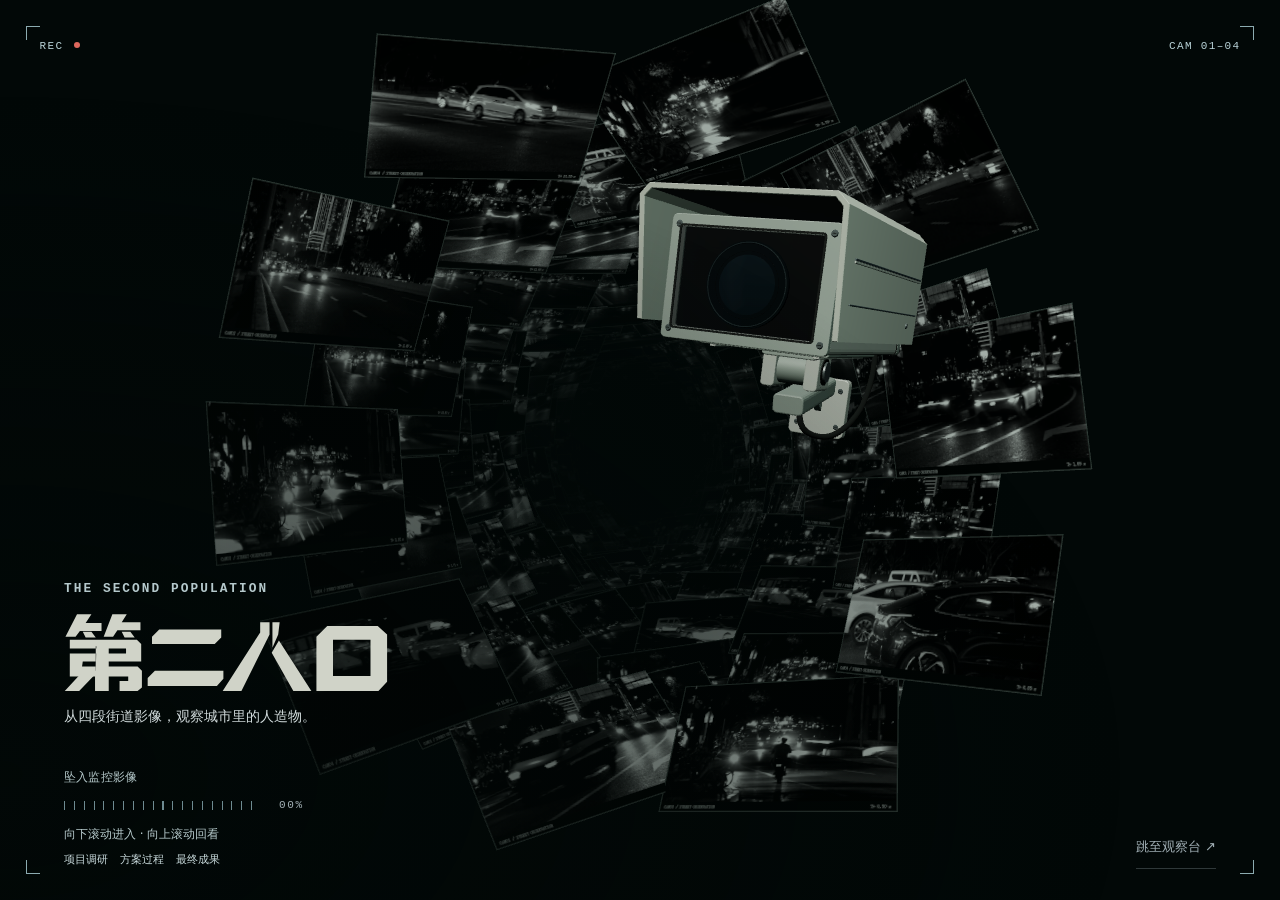
<file: index.html>
<!DOCTYPE html>
<html lang="zh-CN">
<head>
<script>
/* 电影展示模式分流：/?mode=cinematic → 独立入口 cinematic.html。
   仅做跳转，不改动主站任何逻辑；其余参数与默认行为完全保留。 */
(function(){try{if(new URLSearchParams(location.search).get('mode')==='cinematic'){location.replace('cinematic.html');}}catch(e){}})();
</script>
<meta charset="UTF-8">
<meta name="viewport" content="width=device-width, initial-scale=1.0">
<meta name="description" content="第二人口：从摄像头进入四段街道影像，发现、追踪与登记城市中的人造物。">
<title>第二人口｜THE SECOND POPULATION</title>
<link rel="icon" href="data:image/svg+xml,%3Csvg xmlns='http://www.w3.org/2000/svg' viewBox='0 0 32 32'%3E%3Crect width='32' height='32' fill='%23000'/%3E%3Crect x='5' y='11' width='22' height='3' fill='%23A8D3E0'/%3E%3Crect x='9' y='18' width='15' height='3' fill='%23A8D3E0'/%3E%3C/svg%3E" />
<link rel="stylesheet" href="style.css">
<link rel="stylesheet" href="glitch.css">
<link rel="stylesheet" href="archive/dossier.css">
<link rel="stylesheet" href="archive/entry.css">
<link rel="stylesheet" href="archive/ac-composition.css">
<link rel="stylesheet" href="archive/reference-entry.css">
<link rel="stylesheet" href="archive/inspection.css">
<style>
  /* 非「原版」场景：仅保留识别，隐藏档案 / 可视化面板 */
  body:not(.on-legacy) .dataviz,
  body:not(.on-legacy) .deck { display: none !important; }
  .scene-nav .scene { cursor: pointer; }
  .scene-nav .scene.active { background: rgba(168,211,224,.16); color: #A8D3E0; box-shadow: inset 0 0 0 1px #A8D3E0; }
</style>
<link rel="stylesheet" href="integration/master.css">
<link rel="stylesheet" href="integration/monitor-entry.css">
<link rel="stylesheet" href="integration/entry-narrative.css">
<link rel="stylesheet" href="integration/monitor-layout.css">
<link rel="stylesheet" href="integration/assembly.css">
<link rel="stylesheet" href="integration/residue.css">
<link rel="stylesheet" href="archive/resident.css">
</head>
<body class="is-booting">

<!-- ══════════ GLITCH 开场启动界面 ══════════
     全屏 canvas 实时演算的 glitch 视频背景（非中央卡片） -->
<section class="boot" id="bootScreen" aria-label="系统启动">
  <!-- 视觉主体：视频纹理 + 实时损坏处理 -->
  <canvas id="bootCanvas" class="boot-canvas" aria-hidden="true"></canvas>
  <video id="bootVideo" data-src="traffic_clip.mp4" preload="none" muted playsinline loop hidden></video>

  <!-- 视差层：随鼠标微移 -->
  <div class="boot-parallax" id="bootParallax" aria-hidden="true">
    <span class="bp-layer bp-1"></span>
    <span class="bp-layer bp-2"></span>
    <span class="bp-layer bp-3"></span>
  </div>

  <!-- CRT 扫描线 / 噪声 / 暗角 / 下移扫描光带 -->
  <div class="boot-scan" aria-hidden="true"></div>
  <div class="boot-noise" aria-hidden="true"></div>
  <div class="boot-sweep" aria-hidden="true"></div>
  <div class="boot-vignette" aria-hidden="true"></div>
  <div class="boot-flash" id="bootFlash" aria-hidden="true"></div>

  <!-- 自定义光标 -->
  <div class="boot-cursor" id="bootCursor" aria-hidden="true">
    <span class="bc-ring"></span>
    <span class="bc-cross-h"></span>
    <span class="bc-cross-v"></span>
    <span class="bc-dot"></span>
  </div>

  <!-- UI 层：散落于全屏，非居中卡片 -->
  <div class="boot-ui">
    <header class="boot-head">
      <span class="bh-l"><i class="bh-dot"></i>SECOND POPULATION OS</span>
      <span class="bh-r">
        <button id="sfxBtn" class="sfx-btn" type="button" aria-label="切换音效">SFX <b id="sfxState">ON</b></button>
        <span class="bh-build">BUILD 2.5.0 · CHANNEL NOISY</span>
      </span>
    </header>

    <div class="boot-title-wrap" id="bootTitleWrap">
      <h2 class="boot-title" id="bootTitle" data-text="第二人口">第二人口</h2>
      <p class="boot-sub glitch-split-sm" data-text="SECOND POPULATION">SECOND POPULATION</p>
      <p class="boot-tag">人类之外，还有一群人。他们由钢铁、塑料与电流构成。</p>
      <p class="boot-tag2">城市道路监控 · 物品能耗人口普查</p>
    </div>

    <div class="boot-bottom">
      <!-- 启动日志 -->
      <div class="boot-log" id="bootLog" aria-live="polite"></div>

      <div class="boot-meter">
        <div class="boot-meter-track"><i id="bootFill"></i></div>
        <span id="bootPct">00%</span>
      </div>

      <div class="boot-enter-row">
        <button id="bootEnter" class="boot-enter" type="button" disabled>
          <span class="be-frame" aria-hidden="true"></span>
          <span class="be-label glitch-split-sm" data-text="ENTER SYSTEM">ENTER SYSTEM</span>
        </button>
        <div class="boot-hint">
          <span>或按 <b>ENTER</b> 进入</span>
          <span class="boot-skip">SKIP INTRO ▸</span>
        </div>
      </div>
    </div>

    <footer class="boot-foot">
      <span>CHANNEL DESYNC — <b id="bootErr">ERR_NONE</b></span>
      <span>CORRUPTION <b id="bootLvl">00%</b></span>
      <span class="boot-foot-r">© MMXXVI · 4 SCENES / 75 RECORDS</span>
    </footer>
  </div>

</section>

<!-- ══════════ 顶栏 ══════════ -->
<header class="topbar">
  <div class="brand">
    <span class="brand-mark"></span>
    <div class="brand-text">
      <h1>第二人口<span class="sub">SECOND POPULATION</span></h1>
    </div>
  </div>
  <div class="top-meta"><button type="button" id="chooseScene" class="survey-entry">选择监控场景</button>

    <span class="meta-item" id="camLabel">CAM 01 / STREET</span>
    <span class="meta-item live-dot">LIVE</span>
    <span class="meta-item" id="recTime">REC 00:00:00:00</span>
  </div>
</header>

<main class="layout">

  <!-- ══════════ 左侧：场景导航 + 进度 + 目标清单（浮层） ══════════ -->
  <aside class="sidebar">
    <nav class="scene-nav" id="sceneNav">
      <button class="scene" data-scene="street1" type="button"><i>▤</i>STREET 01</button>
      <button class="scene active" data-scene="street2" type="button"><i>▙</i>STREET 02</button>
      <button class="scene" data-scene="street3" type="button"><i>▞</i>STREET 03</button>
      <button class="scene" data-scene="street4" type="button"><i>▦</i>STREET 04</button>
    </nav>

    <div class="detect-counter">
      <span class="count" id="detectCount">00</span><span class="total" id="detectTotal">/ 40</span>
      <span class="count-label">OBJECTS DETECTED / TRACKED</span>
    </div>

    <!-- 识别跟踪进度 -->
    <div class="track-progress">
      <div class="tp-head">
        <span>TRACKING PROGRESS</span>
        <span class="tp-pct" id="tpPct">0%</span>
      </div>
      <div class="tp-bar"><i id="tpBar"></i></div>
      <div class="tp-sub">已识别 <b id="tpCount">0</b> / <span id="tpTotal">40</span> · 识别进度随视频推进</div>
    </div>

    <section class="target-list">
      <h2>标注清单 · TARGETS</h2>
      <ul id="targetList"><!-- JS 注入 --></ul>
    </section>

    <div class="sidebar-foot">
      <p>点击清单可跳转至目标出现时刻</p>
    </div>
  </aside>

  <!-- ══════════ 中央：监控画面 ══════════ -->
  <section class="stage">
    <div class="viewport" id="viewport">
      <video id="cam" preload="metadata" playsinline loop muted></video>

      <!-- 网格 / 扫描线 / 角标 -->
      <div class="grid-overlay" aria-hidden="true"></div>
      <div class="scanline" aria-hidden="true"></div>
      <div class="corner tl" aria-hidden="true"></div>
      <div class="corner tr" aria-hidden="true"></div>
      <div class="corner bl" aria-hidden="true"></div>
      <div class="corner br" aria-hidden="true"></div>

      <!-- GLITCH：信号劣化叠加层（扫描线 / 噪声 / 切片 / 抖动） -->
      <div class="sig-degrade" id="sigDegrade" data-level="1" aria-hidden="true">
        <div class="sd-noise"></div>
        <div class="sd-scan"></div>
        <div class="sd-slices" id="sdSlices"></div>
        <div class="sd-tear"></div>
        <div class="sd-flicker"></div>
      </div>

      <div class="viewport-hud" aria-hidden="true">
        <span id="hudClock">T+0.0s</span>
        <span id="zoneLabel">ZONE A · 深南大道东向</span>
        <span id="hudFps">TRACKING @ 25 FPS</span>
      </div>

      <!-- 信号劣化强度控制 -->
      <div class="sig-ctl" id="sigCtl">
        <span class="sig-ctl-label">SIGNAL DEGRADATION</span>
        <div class="sig-ctl-btns" role="group" aria-label="信号劣化强度">
          <button type="button" data-lv="0" title="关闭信号劣化">OFF</button>
          <button type="button" data-lv="1" class="on" title="轻度">LOW</button>
          <button type="button" data-lv="2" title="中度">HIGH</button>
        </div>
      </div>

      <!-- 识别框层（JS 注入） -->
      <div class="track-layer" id="trackLayer"></div>

      <!-- 点击反馈 toast -->
      <div class="id-toast" id="idToast">objectId → TRK-0000</div>
    </div>

    <div class="transport">
      <button id="playBtn" type="button" aria-label="播放/暂停">❚❚</button>
      <div class="timeline" id="timeline">
        <div class="timeline-fill" id="timelineFill"></div>
        <div class="timeline-handle" id="timelineHandle"></div>
        <div class="timeline-tip" id="timelineTip">00:00</div>
      </div>
      <span class="timecode" id="timecode">00:00 / 00:30</span>
    </div>
  </section>

  <!-- ══════════ 底部：3D 人群 + 档案库 + 实时代码 ══════════ -->
  <div class="deck">

    <!-- 3D 人群：第二人口群像 -->
    <section class="crowd" id="crowdPanel" aria-label="第二人口群像">
      <header class="deck-head">
        <span class="dh-index">04</span>
        <span class="dh-title">第二人口群像</span>
        <span class="dh-en">POPULATION</span>
      </header>
      <canvas id="crowdCanvas" aria-label="由识别目标生成的三维人物群像"></canvas>
      <div class="crowd-foot"><span id="crowdCount">0</span> 个目标已被识别为「另一种人口」</div>
    </section>

    <!-- 档案库：缩略图卡片横排 -->
    <section class="library" id="library" aria-label="档案库">
      <header class="deck-head">
        <span class="dh-index">05</span>
        <span class="dh-title">进入档案库</span>
        <span class="dh-en">POPULATION ARCHIVE</span>
        <span class="dh-count" id="libCount">0 / 40 RECORDS</span>
      </header>
      <div class="lib-track" id="libTrack"><!-- JS 注入卡片 --></div>
    </section>

    <!-- 实时代码变化 -->
    <section class="codepanel" id="codePanel" aria-label="实时识别代码">
      <header class="deck-head">
        <span class="dh-index">06</span>
        <span class="dh-title">实时识别代码</span>
        <span class="dh-en">LIVE CODE</span>
        <span class="dh-live"><i></i>RUNNING</span>
      </header>
      <pre class="code-body" id="codeBody"><code></code></pre>
    </section>

  </div>
</main>

<!-- ══════════ 底部：滚动统计 ══════════ -->
<footer class="tickerbar">
  <div class="ticker-label">OBSERVATION LOG · 当前片段</div>
  <div class="ticker-stats">
    <span>已识别记录 <b id="statObjects">0</b></span>
    <span hidden>候选能耗注记 <b id="statEnergy">0</b> kWh</span>
    <span hidden>候选用水注记 <b id="statWater">0</b> t</span>
    <span>画面人流 <b id="statPersons">0</b></span>
    <span class="ticker-note">原始标注观察 · 人造物数量待核验 · 框为示意框（已按画面内容收紧）</span>
  </div>
</footer>

<!-- 空调档案模块（v7 handoff）同源 iframe 承载层 -->
<iframe id="acArchive" class="ac-archive" data-src="./ac-archive/index.html" title="空调档案 · SP-0004" hidden></iframe>
<button id="acArchiveClose" class="ac-archive-close" type="button" hidden aria-label="返回主监控">← 返回监控</button>

<!-- ══════════ 通用 OBJECT ARCHIVE（全屏两段式：扫描 → 档案） ══════════ -->
<section class="obj-archive" id="objArchive" hidden aria-hidden="true">
  <button id="objArchiveClose" class="obj-archive-close" type="button">← BACK TO MONITOR</button>

  <!-- 阶段一：几何扫描 -->
  <div class="oa-stage oa-scan" id="oaScan">
    <div class="scan-shell" id="oaScanShell">
      <div class="scan-header">
        <span id="oaScanId">SP-0000</span><span id="oaScanType">OBJECT / 01</span><span>GEOMETRY</span><span>ROTATION</span><span>SECOND POPULATION</span>
      </div>
      <div class="scan-window">
        <div class="scan-crosses" id="oaCrosses" aria-hidden="true"></div>
        <canvas id="oaModelCanvas" class="scan-canvas" aria-label="目标三维模型旋转扫描"></canvas>
        <div class="scan-study-label" aria-hidden="true">ENGINEERING STUDY / ILLUSTRATIVE</div>
        <div class="scan-parts" id="oaScanParts" aria-hidden="true"></div>
        <span class="scan-corner sc-tl" aria-hidden="true"></span>
        <span class="scan-corner sc-br" aria-hidden="true"></span>
        <div class="scan-drift" aria-hidden="true"></div>
      </div>
      <div class="scan-meter">
        <div class="segmented-track" id="oaProgressBar" role="progressbar" aria-label="几何采集进度" aria-valuemin="0" aria-valuemax="100" aria-valuenow="0">
          <div id="oaProgressFill"></div>
        </div>
        <span id="oaProgressNum">00%</span>
      </div>
      <div class="scan-copy">
        <span id="oaScanStatus" role="status">INITIALIZING</span>
        <span>PREPARING DOSSIER</span>
      </div>
    </div>
    <span class="scan-footnote">ACQUISITION RECORD / <b id="oaFootnoteId">SP-0000</b></span>
  </div>

  <!-- 阶段二：档案 -->
  <div class="oa-stage oa-dossier" id="oaDossier" hidden>
    <div class="dossier-shell">
      <header class="dossier-header reveal r0">
        <strong id="oaSubject">SUBJECT SP-0000</strong>
        <span>SECOND POPULATION / OBJECT ARCHIVE</span>
        <span class="record-open"><i class="record-icon" aria-hidden="true"></i> RECORD OPEN</span>
      </header>

      <div class="dossier-grid">
        <!-- 左：模型视觉列 -->
        <div class="visual-column">
          <section class="dossier-box object-visual reveal r1">
            <div class="mini-heading">
              <span>居民肖像 / PORTRAIT</span>
              <span id="oaViewLabel">VIEW 01/01</span>
            </div>
            <canvas id="oaSolidCanvas" class="approved-object" aria-label="目标实体模型"></canvas>
            <span class="visual-caption"><span>类别结构示意</span><button id="oaInspect" type="button">旋转检视 ↗</button></span>
          </section>
          <div class="insets">
            <section class="dossier-box anatomy reveal r3">
              <div class="mini-heading"><span id="oaInsetOne">WHEEL / GEOMETRY</span></div>
              <canvas id="oaWireCanvas" class="approved-detail" aria-label="目标线框结构图"></canvas>
            </section>
            <section class="dossier-box anatomy reveal r4">
              <div class="mini-heading"><span id="oaInsetTwo">THERMAL / ASSEMBLY</span></div>
              <canvas id="oaProfileCanvas" class="approved-detail" aria-label="目标侧影视图"></canvas>
            </section>
          </div>
        </div>

        <!-- 右：身份 / 碳记录 / 资源连接 -->
        <div class="info-column">
          <section class="dossier-box identity-box reveal r2">
            <div class="record-name">
              <h2 id="oaName" tabindex="-1">TARGET</h2>
              <p id="oaNameEn">TARGET LABEL</p>
            </div>
            <dl class="identity-table" id="oaIdentity"></dl>
            <p class="archive-description" id="oaDescription"></p>
          </section>

          <section class="dossier-box carbon-box reveal r4">
            <h3>能耗侧写 <small>ENERGY STUDY</small></h3>
            <div class="energy-reading"><div><span id="oaCarbonUnit"></span><strong id="oaCarbonValue"></strong></div><span id="oaCarbonExpression"></span></div>
            <div class="energy-figures" id="oaEnergyFigures">
              <div class="energy-row"><span>日使用能耗</span><b id="oaDailyValue">—</b><em id="oaDailyTag">未核算</em></div>
              <div class="energy-row"><span>制造能耗</span><b id="oaEmbodiedValue">—</b><em id="oaEmbodiedTag">未核算</em></div>
            </div>
            <p id="oaCarbonNote"></p><a id="energySource" target="_blank" rel="noopener">查阅同类资料 ↗</a>
          </section>
          <section class="dossier-box resource-box reveal r5"><h3>城市关系 <small>URBAN ROLE</small></h3><div class="resident-route"><span>街区</span><i></i><span class="resource-unit"><svg viewBox="0 0 90 64" aria-hidden="true"></svg><span id="oaResourceUnit"></span></span><i></i><span id="residentRole"></span></div></section>
        </div>
      </div>

      <footer class="dossier-footer reveal r6">
        <button id="oaBackToScene" type="button">← 返回街区</button>
        <span id="oaFooterNote">MODEL-SPECIFIC DATA NOT YET VERIFIED.</span>
        <div>
          <button id="oaPrev" type="button">‹ 上一位</button>
          <button id="oaNext" type="button">下一位 ›</button>
          <button id="oaSource" type="button">资料来源 ↗</button>
          <button id="oaReplay" type="button">重播 ↻</button>
        </div>
      </footer>
    </div>
  </div>
</section>

<dialog id="oaInspectionDialog" aria-labelledby="oaInspectionTitle">
  <header><strong id="oaInspectionTitle" data-inspection-title>3D VIEW</strong><button type="button" data-action="close">BACK TO RECORD ×</button></header>
  <canvas tabindex="0" aria-label="三维模型，拖动或用左右方向键旋转"></canvas>
  <footer><button type="button" data-turn="-.22" aria-label="向左旋转">↶ TURN LEFT</button><button type="button" data-turn=".22" aria-label="向右旋转">TURN RIGHT ↷</button><button type="button" data-action="rotate" aria-pressed="false">AUTO ROTATE</button><button type="button" data-action="reset">RESET VIEW</button></footer>
  <p>DRAG / ← → ROTATE · SCROLL TO ZOOM · ESC BACK · ILLUSTRATIVE MODEL</p>
</dialog>
<dialog id="oaSourceDialog"><button id="oaSourceClose" type="button">CLOSE ×</button><h2>SOURCE NOTES</h2><p id="oaSourceText"></p><p>Manufacturing energy, manufacturing water and use-phase carbon have different boundaries. Energy class is not a carbon value.</p></dialog>
<script defer src="integration/visual-rules.js"></script>
<script defer src="integration/census-store.js"></script>
<script defer src="integration/lifecycle.js"></script>
<script defer src="integration/camera-prelude.js"></script>
<script defer src="glitch.js"></script>
<script defer src="model-loader/cam.js"></script>
  <script defer src="archive/sequence.js"></script>
  <script defer src="model-loader/model-engine.js"></script>
  <script defer src="archive/models.js"></script>
  <script defer src="archive/rider-geometry.js"></script>
  <script defer src="archive/rider-approved.js"></script>
  <script defer src="archive/rider-gpu.js"></script>
<script defer src="archive/engineering.js"></script>
<script defer src="archive/scan-assets.js"></script>
<script defer src="archive/mechanisms.js"></script>
  <script defer src="archive/motion.js"></script>
<script defer src="archive/visuals.js"></script>
<script defer src="integration/population-criterion.js"></script>
<script defer src="archive/data.js"></script>
<script defer src="archive/catalog.js"></script>
<script defer src="integration/street-profiles.js"></script>
<script defer src="archive/resident.js"></script>
<script defer src="integration/population-journey.js"></script>
<script defer src="archive/inspection.js"></script>
<script defer src="archive/entry.js"></script>
<script defer src="panels.js"></script>
<script defer src="tracker.js"></script>
<script defer src="integration/universe-palette.js"></script>
<script defer src="integration/master.js"></script>
<script defer src="integration/object-space.js"></script>
<script type="module" src="integration/residue.js"></script>
<script defer src="integration/monitor-layout.js"></script>
<script defer src="integration/assembly.js"></script>
</body>
</html>
</file>
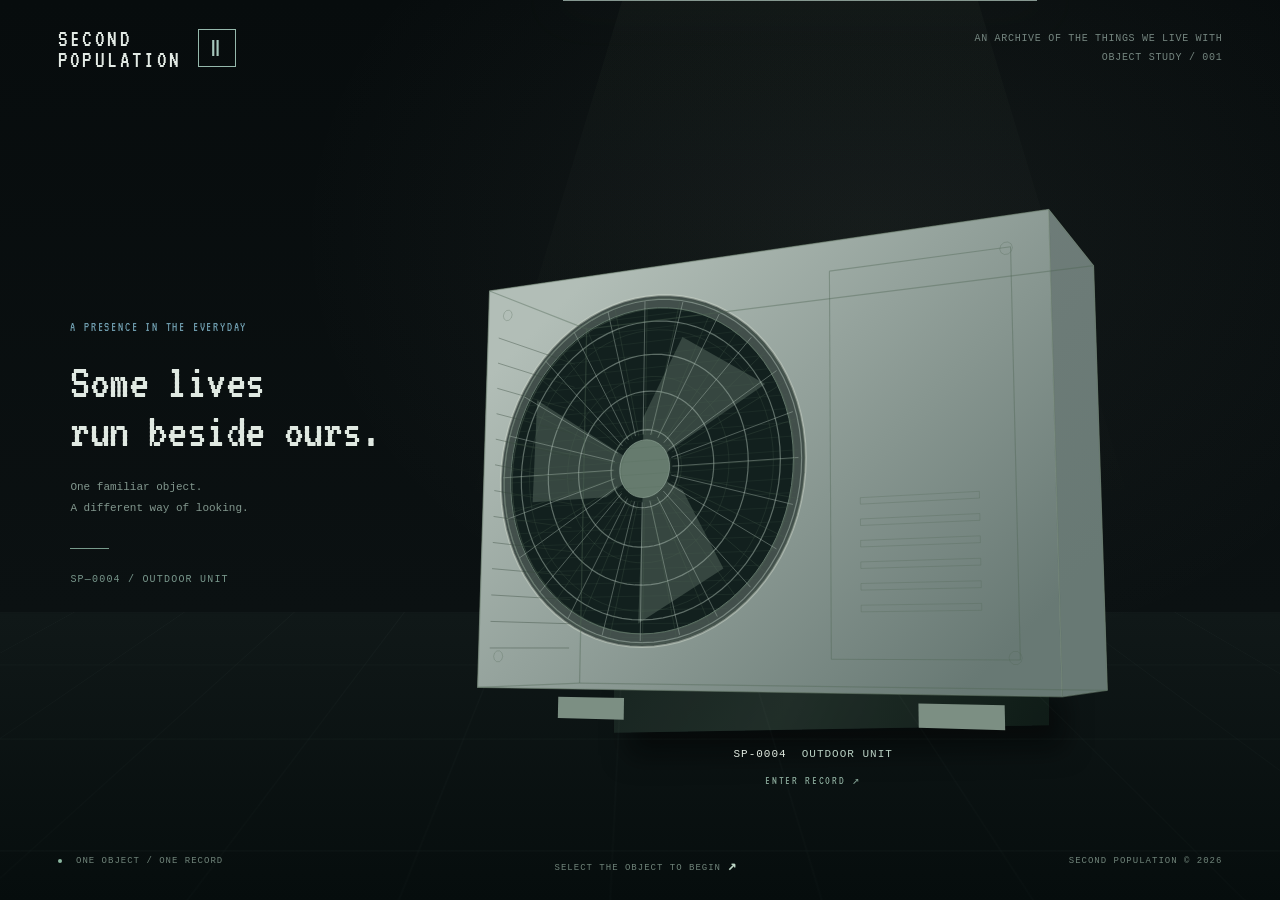
<file: ac-archive/index.html>
<!doctype html>
<html lang="en"><head><meta charset="utf-8"><meta name="viewport" content="width=device-width,initial-scale=1"><meta name="theme-color" content="#030709"><meta name="description" content="Second Population — one object, one acquisition, one archive."><title>Second Population — SP-0004</title><link rel="stylesheet" href="./experience.css"><link rel="stylesheet" href="./reference-refinement.css"><link rel="stylesheet" href="./reference-loader.css"><link rel="stylesheet" href="./dossier-entry.css"></head>
<body data-phase="space">
<main>
<section id="space" class="view space-view" aria-label="Object space">
<header class="space-top"><a class="wordmark" href="#" aria-label="Second Population">SECOND<br>POPULATION<span class="mark-square">Ⅱ</span></a><span class="edition">AN ARCHIVE OF THE THINGS WE LIVE WITH<br>OBJECT STUDY / 001</span></header>
<div class="room-light" aria-hidden="true"></div><div class="room-grid" aria-hidden="true"></div><div class="room-pedestal" aria-hidden="true"></div>
<canvas id="space-model" aria-hidden="true"></canvas>
<div class="space-side"><span class="small-code">A PRESENCE IN THE EVERYDAY</span><h1>Some lives<br>run beside ours.</h1><p>One familiar object.<br>A different way of looking.</p><div class="side-rule"></div><span class="vertical-code">SP—0004 / OUTDOOR UNIT</span></div>
<button id="object-target" class="object-target" aria-label="Select the outdoor air conditioner and open its archive"><span class="target-corner top-left"></span><span class="target-corner bottom-right"></span><span class="target-caption"><b>SP-0004</b><span>OUTDOOR UNIT</span><i>ENTER RECORD ↗</i></span></button>
<footer class="space-bottom"><span><i class="live-dot"></i> ONE OBJECT / ONE RECORD</span><span>SELECT THE OBJECT TO BEGIN <b>↗</b></span><span class="copyright">SECOND POPULATION © 2026</span></footer>
</section>
<section id="scan" class="view scan-view" aria-label="Object acquisition" hidden>
<button class="back-control" id="cancel-acquisition" aria-label="Cancel loading and return to space">← BACK TO SPACE</button>
<div class="scan-shell" id="scan-shell"><div class="scan-header"><span>SP-0004</span><span>AC / 01</span><span>GEOMETRY</span><span>ROTATION</span><span>SECOND POPULATION</span></div><div class="scan-window"><div class="scan-crosses" aria-hidden="true"></div><canvas id="scan-model" aria-hidden="true"></canvas><span class="scan-corner sc-tl"></span><span class="scan-corner sc-br"></span><div class="scan-drift" aria-hidden="true"></div></div><div class="scan-meter"><div class="segmented-track" id="progressbar" role="progressbar" aria-label="Acquisition animation progress" aria-valuemin="0" aria-valuemax="100" aria-valuenow="0"><div id="progress-fill"></div></div><span id="progress-number">00%</span></div><div class="scan-copy"><span id="scan-status" role="status">INITIALIZING</span><span>PREPARING DOSSIER</span></div></div>
<span class="scan-footnote">ACQUISITION RECORD / SP-0004</span>
</section>
<section id="dossier" class="view dossier-view" aria-labelledby="record-title" hidden>
<div class="dossier-shell"><header class="dossier-header reveal r0"><strong>SUBJECT SP-0004</strong><span>SECOND POPULATION / OBJECT ARCHIVE</span><span class="record-open"><i class="record-icon" aria-hidden="true"></i> RECORD OPEN</span></header>
<div class="dossier-grid"><div class="visual-column"><section class="object-visual dossier-box reveal r1"><div class="mini-heading"><span>IMAGE / ACQUISITION RECORD</span><span>VIEW 03/04</span></div><canvas id="dossier-model" class="approved-object" aria-label="Operating outdoor unit: rotating fan blades behind a stationary protective grille"></canvas><span class="visual-caption">OPERATION SIMULATION / NOT LIVE TELEMETRY</span></section>
<div class="insets"><section class="dossier-box anatomy reveal r3"><div class="mini-heading">FAN / GEOMETRY</div><img class="approved-detail" src="./assets/ac-fan-detail.png" alt="Detailed fan grille acquisition"></section><section class="dossier-box anatomy reveal r4"><div class="mini-heading">COIL / STRUCTURE</div><img class="approved-detail" src="./assets/ac-coil-detail.png" alt="Detailed heat exchanger and pipe acquisition"></section></div></div>
<div class="info-column"><section class="identity-box dossier-box reveal r2"><div class="record-name"><h2 id="record-title" tabindex="-1">OUTDOOR UNIT</h2><p>AIR CONDITIONING</p></div><dl class="identity-table"><div><dt>ID</dt><dd>SP-0004</dd></div><div><dt>TYPE</dt><dd>OUTDOOR CONDENSER</dd></div><div><dt>FUNCTION</dt><dd>HEAT EXCHANGE</dd></div><div><dt>MODEL</dt><dd data-field="model">UNVERIFIED</dd></div><div class="energy-row"><dt>ENERGY CLASS</dt><dd><span data-field="energyClass">AWAITING LABEL</span><svg viewBox="0 0 58 48" aria-hidden="true"><path d="M17 3H55V45H17L3 24Z"/><path d="M21 11H46v5H21Zm0 10H43v5H21Zm0 10H39v5H21Z"/></svg></dd></div></dl></section>
<section class="carbon-box dossier-box reveal r4"><h3>CARBON RECORD</h3><div class="carbon-body"><div class="carbon-value"><span>USE-PHASE CO₂e</span><strong data-field="carbonValue">DATA PENDING</strong><small>kg CO₂e</small><p data-field="carbonNote">MODEL, ENERGY USE AND GRID<br>FACTOR REQUIRED.</p></div><div class="carbon-diagram"><span>SCHEMATIC / NOT MEASURED</span><div class="carbon-chain"><div><svg viewBox="0 0 60 60" aria-hidden="true"><path d="M32 5 16 32h13l-4 23 21-33H32Z" class="filled-wire"/></svg><b>INPUT<br>ENERGY</b></div><span class="arrow">→</span><div><svg viewBox="0 0 60 60" aria-hidden="true"><path d="M8 51V34l12-8v9l12-9v25M32 51V9h8v42M9 51h44M14 42v4m8-4v4"/></svg><b>EMISSION<br>FACTOR</b></div><span class="arrow">→</span><div><svg viewBox="0 0 60 60" aria-hidden="true"><path d="M14 44a12 12 0 0 1 0-24 17 17 0 0 1 32 0 12 12 0 0 1 0 24Z"/><text x="30" y="35" text-anchor="middle">CO₂</text></svg><b>CO₂e</b></div></div></div></div></section>
<section class="resource-box dossier-box reveal r5"><header><h3>RESOURCE CONNECTION</h3><span>SOURCE VERIFICATION PENDING<br>BOUNDARY / USE PHASE</span></header><div class="resource-network"><div class="resource-inputs"><div><span>MATERIALS</span><b>→</b><span>MANUFACTURE</span></div><div><span>ELECTRICITY</span><b>→</b><span>OPERATION</span></div></div><b class="network-arrow">→</b><div class="resource-unit"><svg viewBox="0 0 90 64" aria-hidden="true"><rect x="5" y="4" width="80" height="53"/><circle cx="32" cy="30" r="21"/><circle cx="32" cy="30" r="5"/><path d="M11 30h42M32 9v42M17 15l30 30M17 45l30-30M61 14h16m-16 7h16m-16 7h16m-16 7h16M15 57v5m60-5v5"/></svg><span>OUTDOOR UNIT</span></div><b class="network-arrow">→</b><span class="resource-result">USE-PHASE<br>CO₂e</span></div></section></div></div>
<footer class="dossier-footer reveal r6"><button id="back-to-space">◀ BACK TO SPACE</button><span>MODEL-SPECIFIC DATA NOT YET VERIFIED.</span><div><button id="source-notes">SOURCE NOTES ↗</button><button id="replay-acquisition">REPLAY ↻</button></div></footer></div>
</section>
</main>
<dialog id="source-dialog" class="source-dialog" aria-labelledby="source-title"><button id="close-source" aria-label="Close source notes">×</button><span class="small-code">SP-0004 / PROVENANCE</span><h2 id="source-title">SOURCE NOTES</h2><p>This is a visual interaction prototype using a constructed outdoor-unit model. The geometry does not identify a specific manufacturer or product.</p><dl><div><dt>MODEL / ENERGY LABEL</dt><dd>Awaiting the original product label and applicable standard.</dd></div><div><dt>USE-PHASE EMISSIONS</dt><dd>Requires energy activity data and a compatible emission factor with its region, period and boundary.</dd></div><div><dt>PRODUCTION FOOTPRINT</dt><dd>No material inventory or production data supplied. No value has been inferred from the image.</dd></div></dl><p>Energy class is not itself a carbon-emission value.</p><a href="https://ghgprotocol.org/product-standard" target="_blank" rel="noopener noreferrer">GHG PROTOCOL / PRODUCT STANDARD ↗</a><a href="https://www.iso.org/standard/71206.html" target="_blank" rel="noopener noreferrer">ISO 14067 / PRODUCT CARBON FOOTPRINT ↗</a><a href="https://www.energylabel.com.cn" target="_blank" rel="noopener noreferrer">CHINA ENERGY LABEL ↗</a></dialog>
<div id="sr-status" class="sr-only" role="status" aria-live="polite"></div>
<script type="module" src="./experience.js"></script>
<script>
  (function () {
    var n = 0;
    var t = setInterval(function () {
      n++;
      if (window.SecondPopulationArchive) {
        clearInterval(t);
        try { parent.postMessage({ type: "sp-ready" }, "*"); } catch (e) {}
      } else if (n > 160) { clearInterval(t); }
    }, 50);
  })();
</script>
</body></html>
</file>
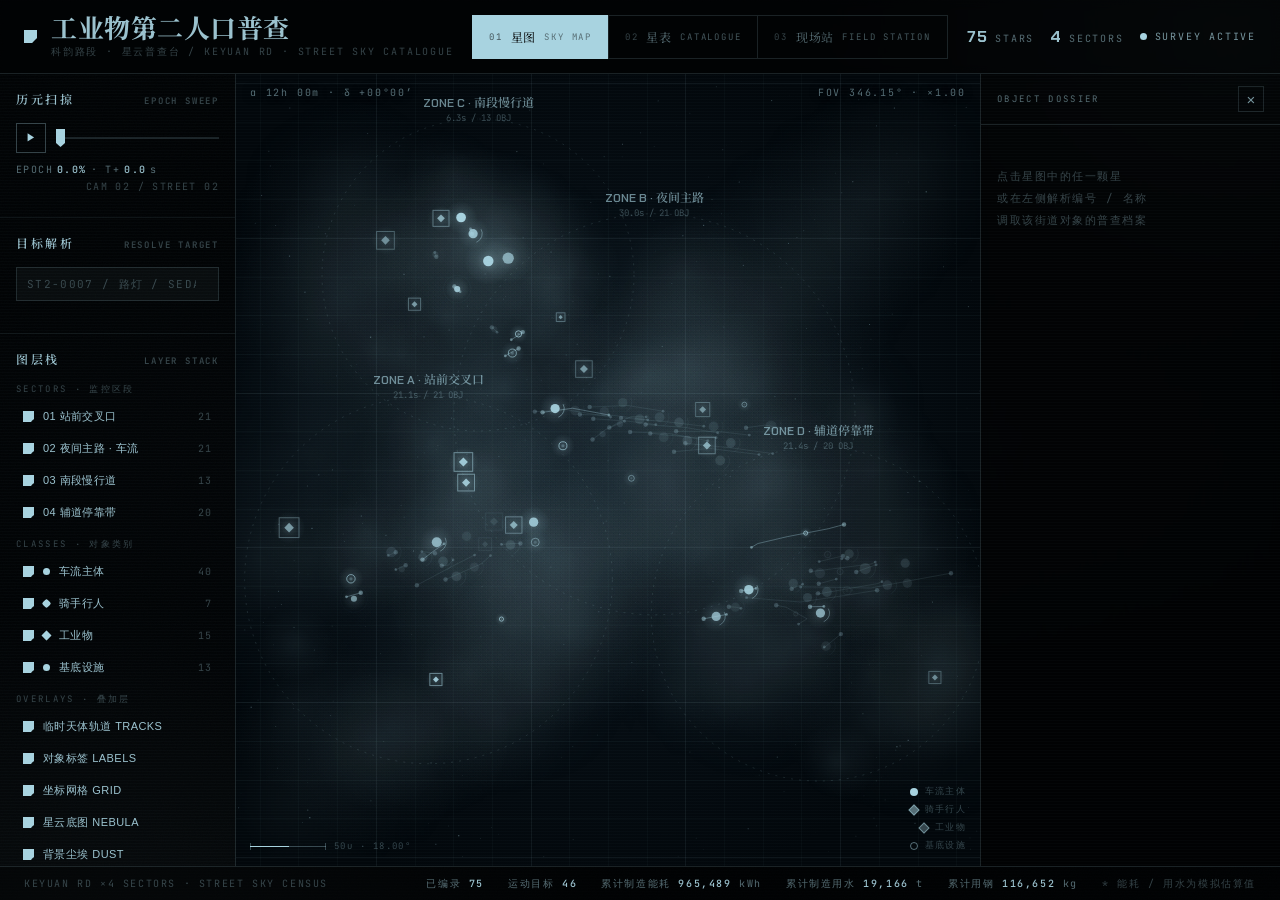
<file: street_census/index.html>
<!DOCTYPE html>
<html lang="zh-CN">
<head>
<meta charset="UTF-8">
<meta name="viewport" content="width=device-width, initial-scale=1.0">
<meta name="description" content="科韵路段工业物第二人口普查 · 星云普查台 — 75 个街道对象被投影为一张城市星图：亮度=制造能耗，点亮=出现时段，轨迹=运动星轨。">
<title>星云普查台 · 工业物第二人口普查 / STREET OBJECT SKY SURVEY</title>
<link rel="icon" href="favicon.ico" type="image/x-icon">

<link rel="preconnect" href="https://fonts.googleapis.com">
<link rel="preconnect" href="https://fonts.gstatic.com" crossorigin>
<link rel="stylesheet" href="https://fonts.googleapis.com/css2?family=Chakra+Petch:wght@500;600;700&family=JetBrains+Mono:wght@400;500;700&family=Noto+Serif+SC:wght@600;700&display=swap">
<link rel="stylesheet" href="nebula/nebula.css">
</head>
<body>

<!-- 氛围层：星云径向光斑 + 颗粒 -->
<div class="atmosphere" aria-hidden="true"></div>
<div class="grain" aria-hidden="true"></div>

<!-- ══════════ 顶栏 ══════════ -->
<header class="topbar">
  <div class="brand">
    <span class="brand-mark" aria-hidden="true"></span>
    <div class="brand-text">
      <h1>工业物第二人口普查<span class="sub">SECOND POPULATION SURVEY</span></h1>
      <p class="tagline">科韵路段 · 星云普查台 / KEYUAN RD · STREET SKY CATALOGUE</p>
    </div>
  </div>

  <nav class="modes" role="tablist" aria-label="视图切换">
    <button class="mode is-active" data-view="sky" role="tab" aria-selected="true" type="button">
      <i aria-hidden="true">01</i><span class="m-cn">星图</span><em>SKY MAP</em>
    </button>
    <button class="mode" data-view="cat" role="tab" aria-selected="false" type="button">
      <i aria-hidden="true">02</i><span class="m-cn">星表</span><em>CATALOGUE</em>
    </button>
    <button class="mode" data-view="field" role="tab" aria-selected="false" type="button">
      <i aria-hidden="true">03</i><span class="m-cn">现场站</span><em>FIELD STATION</em>
    </button>
  </nav>

  <div class="top-read">
    <span class="read-cell"><b id="rdStars">0</b>STARS</span>
    <span class="read-cell"><b id="rdSectors">0</b>SECTORS</span>
    <span class="read-cell live"><i aria-hidden="true"></i>SURVEY ACTIVE</span>
    <button class="rail-toggle" id="railToggle" type="button" aria-label="展开控制台">☰</button>
  </div>
</header>

<main class="shell">

  <!-- ══════════ 左控制台：历元 / 检索 / 图层 ══════════ -->
  <aside class="rail" id="rail" aria-label="普查控制台">

    <!-- 历元扫掠 -->
    <section class="block">
      <h2 class="block-title">历元扫掠 <em>EPOCH SWEEP</em></h2>
      <div class="epoch">
        <button class="epoch-play" id="epochPlay" type="button" aria-label="播放/暂停历元扫掠">▶</button>
        <input id="epochRange" class="epoch-range" type="range" min="0" max="1000" value="0"
               aria-label="历元位置" step="1">
      </div>
      <p class="epoch-read">
        EPOCH <b id="epochPct">0.0%</b> · T+<b id="epochSec">0.0</b>s
        <span id="epochScene">ZONE B</span>
      </p>
    </section>

    <!-- 目标解析 -->
    <section class="block">
      <h2 class="block-title">目标解析 <em>RESOLVE TARGET</em></h2>
      <div class="search">
        <input id="searchInput" type="search" autocomplete="off" spellcheck="false"
               placeholder="ST2-0007 / 路灯 / SEDAN" aria-label="按编号或名称检索">
      </div>
      <ul class="search-out" id="searchOut" aria-live="polite"></ul>
    </section>

    <!-- 图层栈 -->
    <section class="block">
      <h2 class="block-title">图层栈 <em>LAYER STACK</em></h2>
      <div class="layers" id="layers"><!-- JS 注入 --></div>
    </section>

    <!-- 视图操作 -->
    <section class="block">
      <h2 class="block-title">视场操作 <em>VIEWPORT</em></h2>
      <div class="btn-grid">
        <button class="mini" id="btnZoomIn" type="button">放大 +</button>
        <button class="mini" id="btnZoomOut" type="button">缩小 −</button>
        <button class="mini" id="btnReset" type="button">复位视图</button>
        <button class="mini" id="btnPrev" type="button">上一目标</button>
        <button class="mini" id="btnNext" type="button">下一目标</button>
        <button class="mini" id="btnSector" type="button">巡览区段</button>
      </div>
    </section>

    <div class="rail-foot">
      <p>街 verge 影像层 · 识别层 · 星表层三层叠加<br>DESI / Gaia / Aladin 式普查口径</p>
    </div>
  </aside>

  <!-- ══════════ 中央舞台 ══════════ -->
  <section class="stage">

    <!-- 视图 01：星图 -->
    <div class="view is-active" id="view-sky" role="tabpanel" aria-label="星图">
      <canvas id="sky" aria-label="街道对象星图"></canvas>

      <div class="sky-hud" aria-hidden="true">
        <span class="hud-l" id="hudCoord">α 00h 00m · δ +00°00′</span>
        <span class="hud-r" id="hudFov">FOV 0.00° · ×0.00</span>
      </div>

      <div class="sky-scale" aria-hidden="true">
        <div class="scale-bar"><i id="scaleBar"></i></div>
        <span id="scaleTxt">100 u</span>
      </div>

      <div class="sky-legend" aria-hidden="true">
        <span><i class="lg lg-vehicle"></i>车流主体</span>
        <span><i class="lg lg-person"></i>骑手行人</span>
        <span><i class="lg lg-industrial"></i>工业物</span>
        <span><i class="lg lg-infrastructure"></i>基底设施</span>
      </div>

      <div class="sky-tip" id="skyTip" role="status"></div>

      <div class="sky-hint">拖拽平移 · 滚轮缩放 · 点击星点调档 · 双击居中</div>
    </div>

    <!-- 视图 02：星表 -->
    <div class="view" id="view-cat" role="tabpanel" aria-label="星表">
      <div class="cat-head">
        <h2>星表 · CATALOGUE<span class="sub">SECOND POPULATION / MASTER TABLE</span></h2>
        <div class="cat-tools">
          <input id="catFilter" type="search" placeholder="过滤：区段 / 类别 / 名称" aria-label="过滤星表">
          <span class="cat-count" id="catCount">0 / 0</span>
        </div>
      </div>
      <div class="cat-wrap">
        <table class="cat-table">
          <thead>
            <tr>
              <th class="sortable" data-sort="objectId">编号 <em>ID</em></th>
              <th class="sortable" data-sort="label">名称 <em>NAME</em></th>
              <th class="sortable" data-sort="category">类别 <em>CLASS</em></th>
              <th class="sortable" data-sort="scene">区段 <em>SECTOR</em></th>
              <th class="sortable num" data-sort="mag">星等 <em>MAG</em></th>
              <th class="sortable num" data-sort="energyKwh">能耗 <em>kWh</em></th>
              <th class="sortable num" data-sort="t0">出现 <em>EPOCH</em></th>
              <th class="sortable num" data-sort="conf">置信 <em>CONF</em></th>
            </tr>
          </thead>
          <tbody id="catBody"><!-- JS 注入 --></tbody>
        </table>
      </div>
    </div>

    <!-- 视图 03：现场站（原普查站原样嵌入） -->
    <div class="view" id="view-field" role="tabpanel" aria-label="现场监控站">
      <div class="field-bar">
        <span class="fb-tag">SUB-SITE / 原位普查站</span>
        <span class="fb-note" id="fieldNote">原站内容与逻辑完整保留 · 未经修改嵌入</span>
        <a class="fb-link" href="site/index.html" target="_blank" rel="noopener">↗ 独立打开原站</a>
      </div>
      <div class="field-frame">
        <div class="ff-host" id="ffHost">
          <div class="ff-placeholder" id="ffPlaceholder">
            <p>现场监控站尚未载入</p>
            <button class="mini strong" id="ffLoad" type="button">载入 STREET 01 监控流</button>
            <p class="ff-sub">载入后可与星图联动：点星 → 跳转到该对象出现的帧</p>
          </div>
        </div>
        <i class="ff-corner tl" aria-hidden="true"></i><i class="ff-corner tr" aria-hidden="true"></i>
        <i class="ff-corner bl" aria-hidden="true"></i><i class="ff-corner br" aria-hidden="true"></i>
      </div>
    </div>
  </section>

  <!-- ══════════ 右档案面板 ══════════ -->
  <aside class="dossier" id="dossier" aria-label="对象档案">
    <div class="dossier-head">
      <span class="dossier-tag">OBJECT DOSSIER</span>
      <button class="dossier-close" id="dossierClose" type="button" aria-label="关闭档案">×</button>
    </div>
    <div class="dossier-body" id="dossierBody">
      <p class="dossier-empty">点击星图中的任一颗星<br>或在左侧解析编号 / 名称<br>调取该街道对象的普查档案</p>
    </div>
  </aside>
</main>

<!-- ══════════ 底部统计带 ══════════ -->
<footer class="tickerbar">
  <div class="ticker-label">KEYUAN RD ×4 SECTORS · STREET SKY CENSUS</div>
  <div class="ticker-stats">
    <span>已编录 <b id="ftStars">0</b></span>
    <span>运动目标 <b id="ftMoving">0</b></span>
    <span>累计制造能耗 <b id="ftEnergy">0</b> kWh</span>
    <span>累计制造用水 <b id="ftWater">0</b> t</span>
    <span>累计用钢 <b id="ftSteel">0</b> kg</span>
    <span class="ticker-note">* 能耗 / 用水为模拟估算值</span>
  </div>
</footer>

<script src="nebula/catalogue.js"></script>
<script src="nebula/nebula.js"></script>
</body>
</html>
</file>
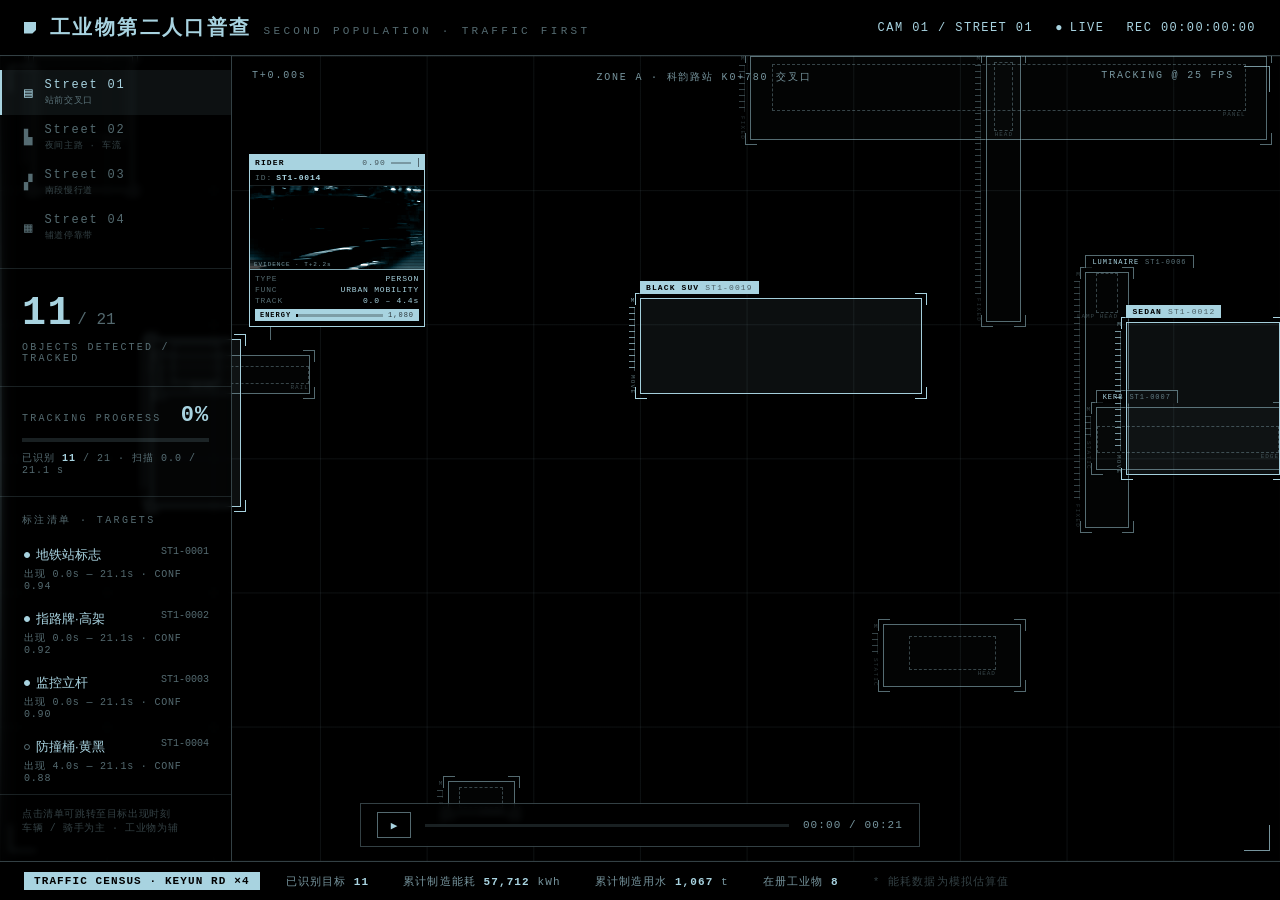
<file: street_census/site/index.html>
<!DOCTYPE html>
<html lang="zh-CN">
<head>
<meta charset="UTF-8">
<meta name="viewport" content="width=device-width, initial-scale=1.0">
<meta name="description" content="科韵路段 · 工业物第二人口普查 — 以车流为主体、路灯与路障等工业物为辅助的识别与追踪模拟">
<title>工业物第二人口普查 — 科韵路段 / VEHICLE TRAFFIC CENSUS</title>
<link rel="stylesheet" href="style.css">
</head>
<body>

<!-- ══════════ 顶栏 ══════════ -->
<header class="topbar">
  <div class="brand">
    <span class="brand-mark"></span>
    <div class="brand-text">
      <h1>工业物第二人口普查<span class="sub">SECOND POPULATION · TRAFFIC FIRST</span></h1>
    </div>
  </div>
  <div class="top-meta">
    <span class="meta-item" id="camLabel">CAM 01 / STREET 01</span>
    <span class="meta-item live-dot">LIVE</span>
    <span class="meta-item" id="recTime">REC 00:00:00:00</span>
  </div>
</header>

<main class="layout">

  <!-- ══════════ 左侧：场景导航 + 进度 + 目标清单（浮层） ══════════ -->
  <aside class="sidebar">
    <nav class="scene-nav" id="sceneNav">
      <button class="scene active" data-scene="street1" type="button"><i>▤</i><span class="sc-body"><b>Street 01</b><em>站前交叉口</em></span></button>
      <button class="scene" data-scene="street2" type="button"><i>▙</i><span class="sc-body"><b>Street 02</b><em>夜间主路 · 车流</em></span></button>
      <button class="scene" data-scene="street3" type="button"><i>▞</i><span class="sc-body"><b>Street 03</b><em>南段慢行道</em></span></button>
      <button class="scene" data-scene="street4" type="button"><i>▦</i><span class="sc-body"><b>Street 04</b><em>辅道停靠带</em></span></button>
    </nav>

    <div class="detect-counter">
      <span class="count" id="detectCount">00</span><span class="total" id="detectTotal">/ 21</span>
      <span class="count-label">OBJECTS DETECTED / TRACKED</span>
    </div>

    <!-- 识别跟踪进度 -->
    <div class="track-progress">
      <div class="tp-head">
        <span>TRACKING PROGRESS</span>
        <span class="tp-pct" id="tpPct">0%</span>
      </div>
      <div class="tp-bar"><i id="tpBar"></i></div>
      <div class="tp-sub">已识别 <b id="tpCount">0</b> / <span id="tpTotal">21</span> · 扫描 <span id="tpScan">0.0 / 21.1 s</span></div>
    </div>

    <section class="target-list">
      <h2>标注清单 · TARGETS</h2>
      <ul id="targetList"><!-- JS 注入 --></ul>
    </section>

    <div class="sidebar-foot">
      <p>点击清单可跳转至目标出现时刻<br>车辆 / 骑手为主 · 工业物为辅</p>
    </div>
  </aside>

  <!-- ══════════ 中央：监控画面（全幅） ══════════ -->
  <section class="stage">
    <div class="viewport" id="viewport">
      <video id="cam" preload="auto" playsinline loop muted></video>

      <!-- 网格 / 扫描线 / 角标 -->
      <div class="grid-overlay" aria-hidden="true"></div>
      <div class="scanline" aria-hidden="true"></div>
      <div class="corner tl" aria-hidden="true"></div>
      <div class="corner tr" aria-hidden="true"></div>
      <div class="corner bl" aria-hidden="true"></div>
      <div class="corner br" aria-hidden="true"></div>
      <div class="viewport-hud" aria-hidden="true">
        <span id="hudClock">T+0.0s</span>
        <span id="zoneLabel">ZONE A · 科韵路站 K0+780 交叉口</span>
        <span id="hudFps">TRACKING @ 25 FPS</span>
      </div>

      <!-- 识别框层（JS 注入） -->
      <div class="track-layer" id="trackLayer"></div>

      <!-- 点击反馈 toast -->
      <div class="id-toast" id="idToast">objectId → TRK-0000</div>
    </div>

    <div class="transport">
      <button id="playBtn" type="button" aria-label="播放/暂停">❚❚</button>
      <div class="timeline" id="timeline"><div class="timeline-fill" id="timelineFill"></div></div>
      <span class="timecode" id="timecode">00:00 / 00:30</span>
    </div>
  </section>

  <!-- ══════════ 右侧：物品档案面板（浮层） ══════════ -->
  <aside class="dossier" id="dossier">
    <div class="dossier-head">
      <span class="dossier-tag">OBJECT DOSSIER</span>
      <button class="dossier-close" id="dossierClose" type="button" aria-label="关闭">×</button>
    </div>
    <div class="dossier-body" id="dossierBody">
      <p class="dossier-empty">点击画面中的识别框<br>查看该物品的能耗档案</p>
    </div>
  </aside>

</main>

<!-- ══════════ 底部：滚动统计 ══════════ -->
<footer class="tickerbar">
  <div class="ticker-label">TRAFFIC CENSUS · KEYUN RD ×4</div>
  <div class="ticker-stats">
    <span>已识别目标 <b id="statObjects">0</b></span>
    <span>累计制造能耗 <b id="statEnergy">0</b> kWh</span>
    <span>累计制造用水 <b id="statWater">0</b> t</span>
    <span>在册工业物 <b id="statPersons">0</b></span>
    <span class="ticker-note">* 能耗数据为模拟估算值</span>
  </div>
</footer>

<script src="tracker.js"></script>
</body>
</html>
</file>
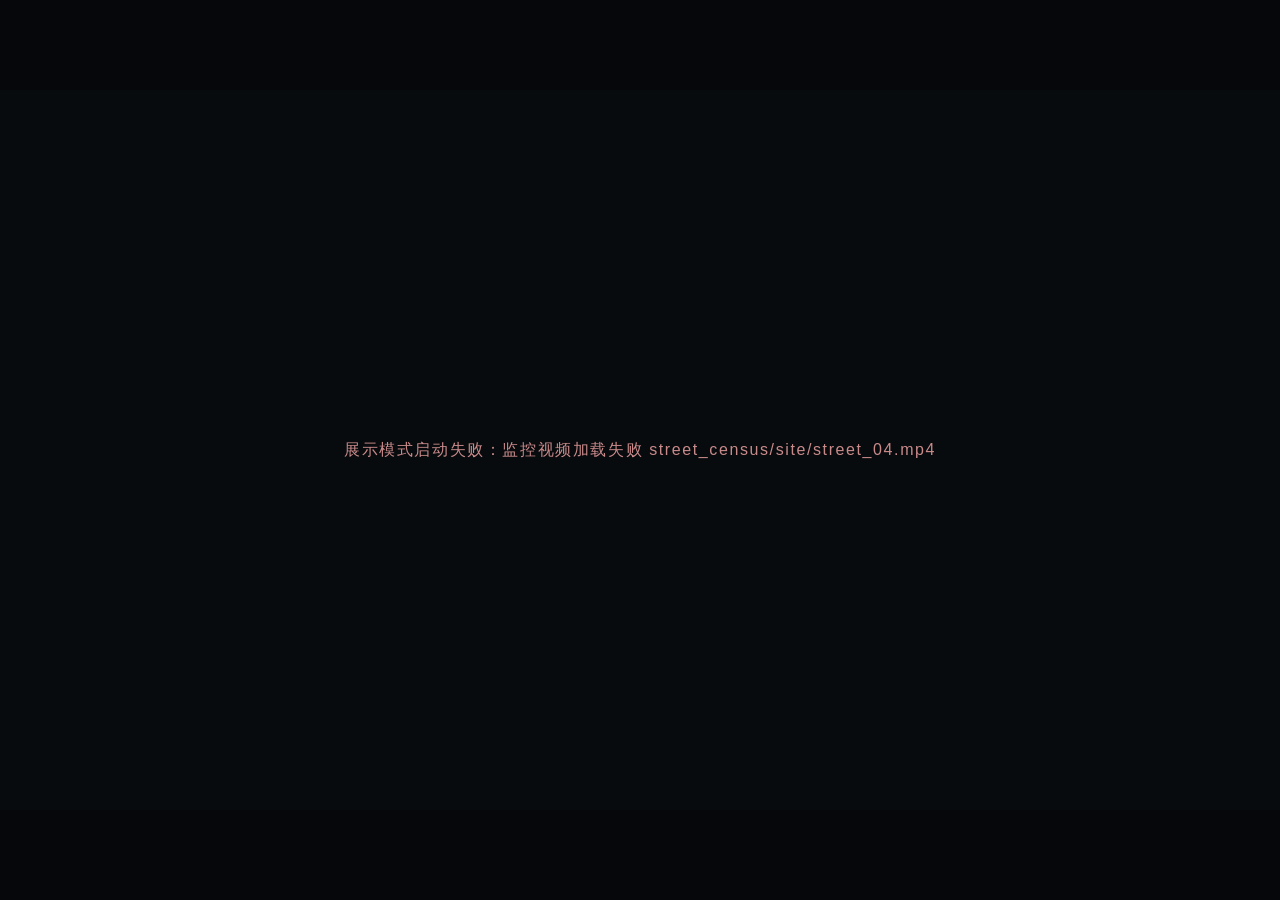
<file: cinematic.html>
<!DOCTYPE html>
<html lang="zh-CN">
<head>
<meta charset="utf-8">
<meta name="viewport" content="width=device-width, initial-scale=1">
<title>第二人口 · 电影展示模式 | THE SECOND POPULATION</title>
<meta name="description" content="第二人口 · 90 秒连续视觉叙事 · 可直接录屏的全屏展示模式">
<link rel="stylesheet" href="cinematic/cinematic.css">
</head>
<body>
<div id="app">
  <div id="stage">
    <canvas id="cineCanvas" width="1920" height="1080"></canvas>
    <canvas id="cinePlate" width="1920" height="1080"></canvas>
    <video id="cineVideo" muted playsinline preload="auto" tabindex="-1"></video>
    <div id="overlay"></div>
  </div>
</div>
<script type="module" src="cinematic/main.js"></script>
</body>
</html>
</file>
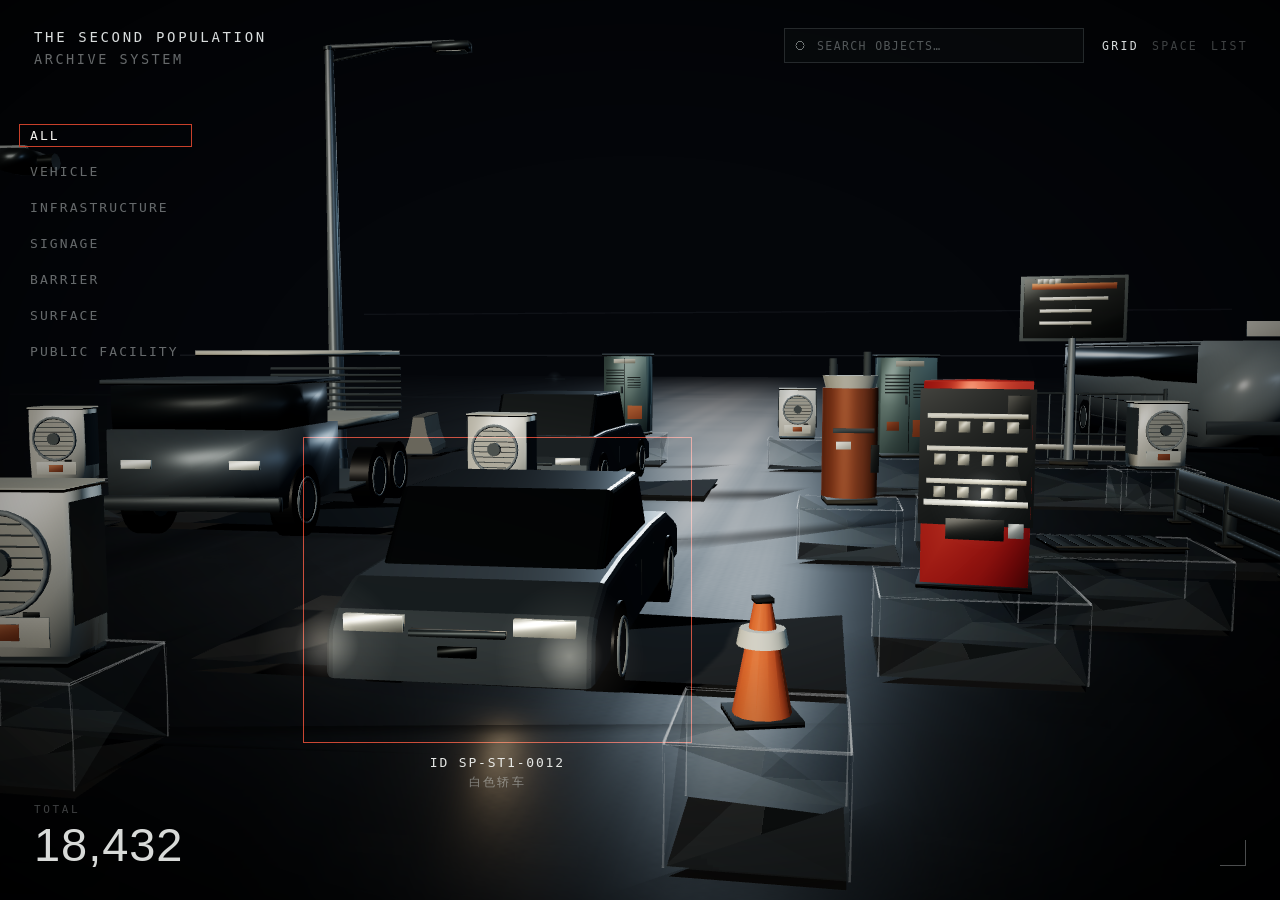
<file: space.html>
<!DOCTYPE html>
<html lang="zh-CN">
<head>
<meta charset="UTF-8">
<meta name="viewport" content="width=device-width, initial-scale=1">
<title>第二人口 · 空间化物体库</title>
<link rel="stylesheet" href="space/space.css">
</head>
<body>
<canvas id="spaceCanvas"></canvas>
<div id="vignette"></div>

<!-- 唯一的界面层：左侧一条索引、右上检索、右下角标。没有监控外框与时间码。 -->
<div id="hud">
  <div class="brand">
    <div class="brand-l1">THE SECOND POPULATION</div>
    <div class="brand-l2">ARCHIVE SYSTEM</div>
  </div>

  <nav class="cats" id="cats">
    <button class="cat active" data-cat="all">ALL</button>
    <button class="cat" data-cat="vehicles">VEHICLE</button>
    <button class="cat" data-cat="lighting">INFRASTRUCTURE</button>
    <button class="cat" data-cat="signage">SIGNAGE</button>
    <button class="cat" data-cat="barriers">BARRIER</button>
    <button class="cat" data-cat="ground">SURFACE</button>
    <button class="cat" data-cat="facility">PUBLIC FACILITY</button>
  </nav>

  <div class="total">
    <div class="total-k">TOTAL</div>
    <div class="total-v" id="totalCount">—</div>
  </div>

  <div class="finder">
    <input id="searchInput" type="text" placeholder="Search objects…" autocomplete="off" spellcheck="false">
    <div class="modes"><span class="on">GRID</span><span>SPACE</span><span>LIST</span></div>
  </div>

  <div class="corner"></div>
</div>

<div id="selBox"></div>
<div id="recLabel"><b id="recId"></b><i id="recClass"></i></div>
<div id="hint">拖动微调视角 · 点击物体查看档案 · 左侧按类筛选</div>
<section id="observationRecord" hidden aria-label="选中物件">
  <img alt="">
  <div><small></small><strong></strong><p></p></div>
  <div class="observation-actions">
    <button type="button" id="inspectVehicle" hidden>旋转查看车辆</button>
    <button type="button" id="openObservationArchive">查看个体档案 ↗</button>
  </div>
</section>
<dialog id="vehicleInspection" aria-labelledby="vehicleInspectionTitle">
  <header>
    <div><small></small><h2 id="vehicleInspectionTitle"></h2></div>
    <form method="dialog"><button type="submit" autofocus>返回物件空间 ×</button></form>
  </header>
  <div class="vehicle-inspection-stage" aria-label="车辆三维模型"></div>
  <p role="status" class="vehicle-inspection-status"></p>
  <footer>
    <span>同类结构示意 · 拖动旋转，滚轮缩放</span>
    <div aria-label="模型操作">
      <button type="button" data-adjust="left">向左转</button>
      <button type="button" data-adjust="right">向右转</button>
      <button type="button" data-adjust="far">缩小</button>
      <button type="button" data-adjust="near">放大</button>
    </div>
  </footer>
</dialog>
<div id="debug"></div>

<div id="boot"><span>INDEXING OBJECTS</span></div>

<script src="model-loader/model-engine.js"></script>
<script src="archive/models.js"></script>
<script src="archive/data.js"></script>
<script src="archive/catalog.js"></script>
<script type="module" src="space/main.js"></script>
</body>
</html>
</file>
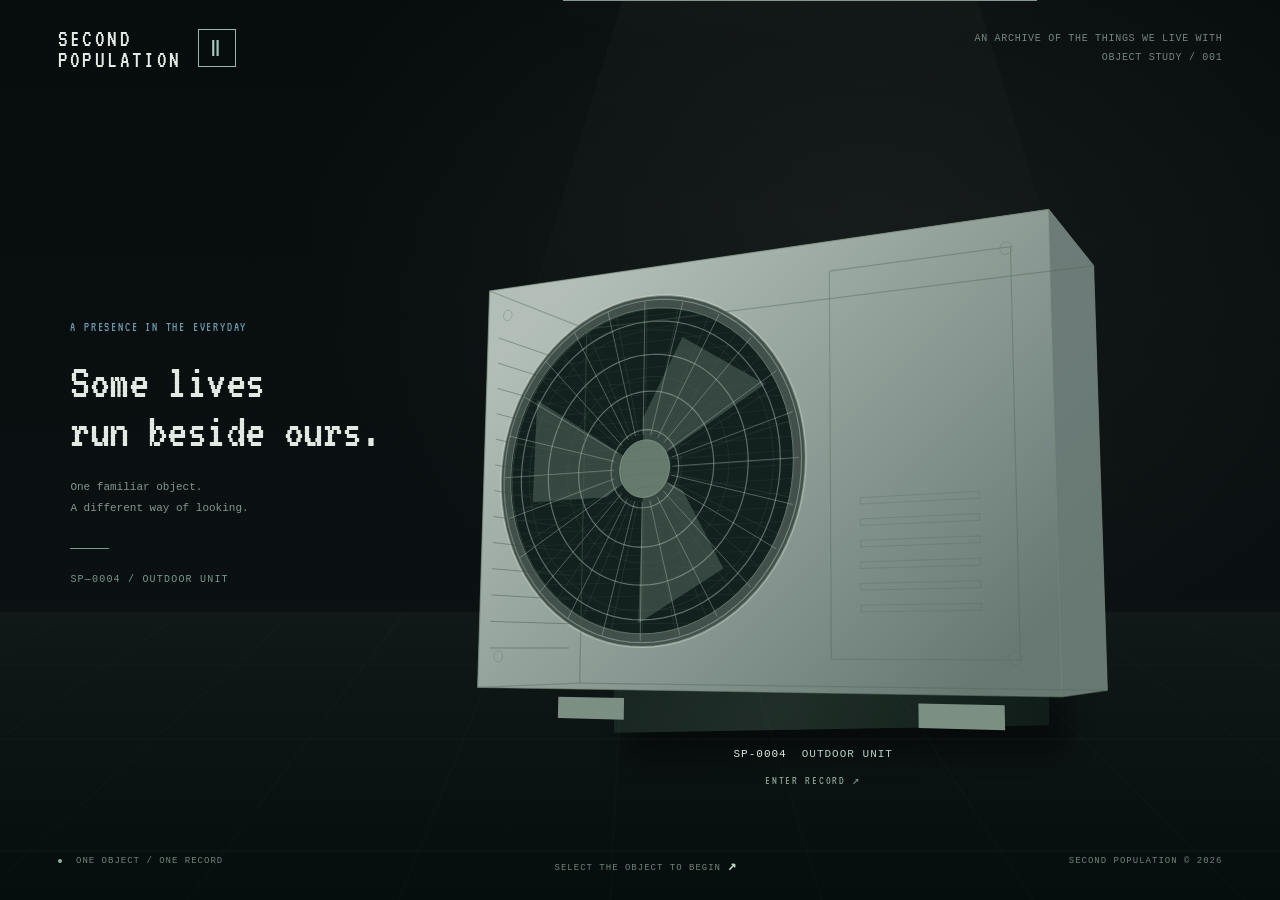
<file: ac-archive/experience.html>
<!doctype html>
<html lang="en"><head><meta charset="utf-8"><meta name="viewport" content="width=device-width,initial-scale=1"><meta name="theme-color" content="#030709"><meta name="description" content="Second Population — one object, one acquisition, one archive."><title>Second Population — SP-0004</title><link rel="stylesheet" href="./experience.css"><link rel="stylesheet" href="./reference-refinement.css"><link rel="stylesheet" href="./reference-loader.css"><link rel="stylesheet" href="./dossier-entry.css"></head>
<body data-phase="space">
<main>
<section id="space" class="view space-view" aria-label="Object space">
<header class="space-top"><a class="wordmark" href="#" aria-label="Second Population">SECOND<br>POPULATION<span class="mark-square">Ⅱ</span></a><span class="edition">AN ARCHIVE OF THE THINGS WE LIVE WITH<br>OBJECT STUDY / 001</span></header>
<div class="room-light" aria-hidden="true"></div><div class="room-grid" aria-hidden="true"></div><div class="room-pedestal" aria-hidden="true"></div>
<canvas id="space-model" aria-hidden="true"></canvas>
<div class="space-side"><span class="small-code">A PRESENCE IN THE EVERYDAY</span><h1>Some lives<br>run beside ours.</h1><p>One familiar object.<br>A different way of looking.</p><div class="side-rule"></div><span class="vertical-code">SP—0004 / OUTDOOR UNIT</span></div>
<button id="object-target" class="object-target" aria-label="Select the outdoor air conditioner and open its archive"><span class="target-corner top-left"></span><span class="target-corner bottom-right"></span><span class="target-caption"><b>SP-0004</b><span>OUTDOOR UNIT</span><i>ENTER RECORD ↗</i></span></button>
<footer class="space-bottom"><span><i class="live-dot"></i> ONE OBJECT / ONE RECORD</span><span>SELECT THE OBJECT TO BEGIN <b>↗</b></span><span class="copyright">SECOND POPULATION © 2026</span></footer>
</section>
<section id="scan" class="view scan-view" aria-label="Object acquisition" hidden>
<button class="back-control" id="cancel-acquisition" aria-label="Cancel loading and return to space">← BACK TO SPACE</button>
<div class="scan-shell" id="scan-shell"><div class="scan-header"><span>SP-0004</span><span>AC / 01</span><span>GEOMETRY</span><span>ROTATION</span><span>SECOND POPULATION</span></div><div class="scan-window"><div class="scan-crosses" aria-hidden="true"></div><canvas id="scan-model" aria-hidden="true"></canvas><span class="scan-corner sc-tl"></span><span class="scan-corner sc-br"></span><div class="scan-drift" aria-hidden="true"></div></div><div class="scan-meter"><div class="segmented-track" id="progressbar" role="progressbar" aria-label="Acquisition animation progress" aria-valuemin="0" aria-valuemax="100" aria-valuenow="0"><div id="progress-fill"></div></div><span id="progress-number">00%</span></div><div class="scan-copy"><span id="scan-status" role="status">INITIALIZING</span><span>PREPARING DOSSIER</span></div></div>
<span class="scan-footnote">ACQUISITION RECORD / SP-0004</span>
</section>
<section id="dossier" class="view dossier-view" aria-labelledby="record-title" hidden>
<div class="dossier-shell"><header class="dossier-header reveal r0"><strong>SUBJECT SP-0004</strong><span>SECOND POPULATION / OBJECT ARCHIVE</span><span class="record-open"><i class="record-icon" aria-hidden="true"></i> RECORD OPEN</span></header>
<div class="dossier-grid"><div class="visual-column"><section class="object-visual dossier-box reveal r1"><div class="mini-heading"><span>IMAGE / ACQUISITION RECORD</span><span>VIEW 03/04</span></div><canvas id="dossier-model" class="approved-object" aria-label="Operating outdoor unit: rotating fan blades behind a stationary protective grille"></canvas><span class="visual-caption">OPERATION SIMULATION / NOT LIVE TELEMETRY</span></section>
<div class="insets"><section class="dossier-box anatomy reveal r3"><div class="mini-heading">FAN / GEOMETRY</div><img class="approved-detail" src="./assets/ac-fan-detail.png" alt="Detailed fan grille acquisition"></section><section class="dossier-box anatomy reveal r4"><div class="mini-heading">COIL / STRUCTURE</div><img class="approved-detail" src="./assets/ac-coil-detail.png" alt="Detailed heat exchanger and pipe acquisition"></section></div></div>
<div class="info-column"><section class="identity-box dossier-box reveal r2"><div class="record-name"><h2 id="record-title" tabindex="-1">OUTDOOR UNIT</h2><p>AIR CONDITIONING</p></div><dl class="identity-table"><div><dt>ID</dt><dd>SP-0004</dd></div><div><dt>TYPE</dt><dd>OUTDOOR CONDENSER</dd></div><div><dt>FUNCTION</dt><dd>HEAT EXCHANGE</dd></div><div><dt>MODEL</dt><dd data-field="model">UNVERIFIED</dd></div><div class="energy-row"><dt>ENERGY CLASS</dt><dd><span data-field="energyClass">AWAITING LABEL</span><svg viewBox="0 0 58 48" aria-hidden="true"><path d="M17 3H55V45H17L3 24Z"/><path d="M21 11H46v5H21Zm0 10H43v5H21Zm0 10H39v5H21Z"/></svg></dd></div></dl></section>
<section class="carbon-box dossier-box reveal r4"><h3>CARBON RECORD</h3><div class="carbon-body"><div class="carbon-value"><span>USE-PHASE CO₂e</span><strong data-field="carbonValue">DATA PENDING</strong><small>kg CO₂e</small><p data-field="carbonNote">MODEL, ENERGY USE AND GRID<br>FACTOR REQUIRED.</p></div><div class="carbon-diagram"><span>SCHEMATIC / NOT MEASURED</span><div class="carbon-chain"><div><svg viewBox="0 0 60 60" aria-hidden="true"><path d="M32 5 16 32h13l-4 23 21-33H32Z" class="filled-wire"/></svg><b>INPUT<br>ENERGY</b></div><span class="arrow">→</span><div><svg viewBox="0 0 60 60" aria-hidden="true"><path d="M8 51V34l12-8v9l12-9v25M32 51V9h8v42M9 51h44M14 42v4m8-4v4"/></svg><b>EMISSION<br>FACTOR</b></div><span class="arrow">→</span><div><svg viewBox="0 0 60 60" aria-hidden="true"><path d="M14 44a12 12 0 0 1 0-24 17 17 0 0 1 32 0 12 12 0 0 1 0 24Z"/><text x="30" y="35" text-anchor="middle">CO₂</text></svg><b>CO₂e</b></div></div></div></div></section>
<section class="resource-box dossier-box reveal r5"><header><h3>RESOURCE CONNECTION</h3><span>SOURCE VERIFICATION PENDING<br>BOUNDARY / USE PHASE</span></header><div class="resource-network"><div class="resource-inputs"><div><span>MATERIALS</span><b>→</b><span>MANUFACTURE</span></div><div><span>ELECTRICITY</span><b>→</b><span>OPERATION</span></div></div><b class="network-arrow">→</b><div class="resource-unit"><svg viewBox="0 0 90 64" aria-hidden="true"><rect x="5" y="4" width="80" height="53"/><circle cx="32" cy="30" r="21"/><circle cx="32" cy="30" r="5"/><path d="M11 30h42M32 9v42M17 15l30 30M17 45l30-30M61 14h16m-16 7h16m-16 7h16m-16 7h16M15 57v5m60-5v5"/></svg><span>OUTDOOR UNIT</span></div><b class="network-arrow">→</b><span class="resource-result">USE-PHASE<br>CO₂e</span></div></section></div></div>
<footer class="dossier-footer reveal r6"><button id="back-to-space">◀ BACK TO SPACE</button><span>MODEL-SPECIFIC DATA NOT YET VERIFIED.</span><div><button id="source-notes">SOURCE NOTES ↗</button><button id="replay-acquisition">REPLAY ↻</button></div></footer></div>
</section>
</main>
<dialog id="source-dialog" class="source-dialog" aria-labelledby="source-title"><button id="close-source" aria-label="Close source notes">×</button><span class="small-code">SP-0004 / PROVENANCE</span><h2 id="source-title">SOURCE NOTES</h2><p>This is a visual interaction prototype using a constructed outdoor-unit model. The geometry does not identify a specific manufacturer or product.</p><dl><div><dt>MODEL / ENERGY LABEL</dt><dd>Awaiting the original product label and applicable standard.</dd></div><div><dt>USE-PHASE EMISSIONS</dt><dd>Requires energy activity data and a compatible emission factor with its region, period and boundary.</dd></div><div><dt>PRODUCTION FOOTPRINT</dt><dd>No material inventory or production data supplied. No value has been inferred from the image.</dd></div></dl><p>Energy class is not itself a carbon-emission value.</p><a href="https://ghgprotocol.org/product-standard" target="_blank" rel="noopener noreferrer">GHG PROTOCOL / PRODUCT STANDARD ↗</a><a href="https://www.iso.org/standard/71206.html" target="_blank" rel="noopener noreferrer">ISO 14067 / PRODUCT CARBON FOOTPRINT ↗</a><a href="https://www.energylabel.com.cn" target="_blank" rel="noopener noreferrer">CHINA ENERGY LABEL ↗</a></dialog>
<div id="sr-status" class="sr-only" role="status" aria-live="polite"></div>
<script type="module" src="./experience.js"></script>
</body></html>
</file>
<file: style.css>
/* ═══════════════════════════════════════════════════
   SECOND POPULATION — 看见另一种人口
   配色约束：仅 黑色 #000000 + #A8D3E0（含其透明度层级）
   ═══════════════════════════════════════════════════ */

:root {
  --ink: #A8D3E0;
  --ink-90: rgba(168, 211, 224, .9);
  --ink-70: rgba(168, 211, 224, .7);
  --ink-50: rgba(168, 211, 224, .5);
  --ink-30: rgba(168, 211, 224, .3);
  --ink-15: rgba(168, 211, 224, .15);
  --ink-08: rgba(168, 211, 224, .08);
  --bg: #000000;
  --mono: "JetBrains Mono", "SFMono-Regular", Consolas, "Courier New", monospace;
  --sans: "PingFang SC", "Microsoft YaHei", "Helvetica Neue", sans-serif;
}

* { margin: 0; padding: 0; box-sizing: border-box; }

html, body {
  height: 100%;
  background: var(--bg);
  color: var(--ink);
  font-family: var(--sans);
  overflow: hidden;
}

body {
  display: flex;
  flex-direction: column;
  height: 100dvh;
}

/* ─────────── 顶栏 ─────────── */
.topbar {
  display: flex;
  justify-content: space-between;
  align-items: center;
  padding: 14px 24px;
  border-bottom: 1px solid var(--ink-30);
  flex: 0 0 auto;
}

.brand { display: flex; align-items: center; gap: 14px; }

.brand-mark {
  width: 12px; height: 12px;
  background: var(--ink);
  clip-path: polygon(0 0, 100% 0, 100% 70%, 70% 100%, 0 100%);
}

.brand-text h1 {
  font-size: 20px;
  letter-spacing: .12em;
  font-weight: 700;
  display: flex;
  align-items: baseline;
  gap: 12px;
}

.brand-text h1 .sub {
  font-family: var(--mono);
  font-size: 11px;
  letter-spacing: .3em;
  color: var(--ink-50);
  font-weight: 400;
}

.tagline {
  font-size: 11px;
  color: var(--ink-50);
  letter-spacing: .08em;
  margin-top: 3px;
}

.top-meta {
  display: flex;
  gap: 22px;
  font-family: var(--mono);
  font-size: 12px;
  letter-spacing: .12em;
  align-items: center;
}

.live-dot::before {
  content: "●";
  margin-right: 6px;
  animation: blink 1.2s steps(2, start) infinite;
}

@keyframes blink { to { visibility: hidden; } }

/* ─────────── 主布局：监控主画面 | 右侧数据可视化 / 底部三栏面板 ─────────── */
.layout {
  flex: 1 1 auto;
  position: relative;
  min-height: 0;
  overflow: hidden;
  display: grid;
  /* 三列：侧栏 | 监控画面 | 数据可视化（侧栏作为独立列，不再浮在画面上方遮挡识别框） */
  grid-template-columns: 226px minmax(0, 1fr) 470px;
  grid-template-rows: minmax(0, 1fr) 214px;
  gap: 0;
}

.layout > .sidebar  { grid-column: 1; grid-row: 1; }
.layout > .stage    { grid-column: 2; grid-row: 1; }
.layout > .dataviz,
.layout > .webviz  { grid-column: 3; grid-row: 1; }
.layout > .deck     { grid-column: 1 / -1; grid-row: 2; }

/* ─────────── 左侧栏（独立网格列，不遮挡监控画面） ─────────── */
.sidebar {
  position: static;
  width: auto;
  border-right: 1px solid var(--ink-30);
  background: rgba(0, 0, 0, .66);
  backdrop-filter: blur(3px);
  display: flex;
  flex-direction: column;
  padding: 14px 0;
  min-height: 0;
  overflow: hidden;
}

.scene-nav { display: flex; flex-direction: column; }

.scene {
  display: flex;
  align-items: center;
  gap: 10px;
  background: none;
  border: none;
  border-left: 2px solid transparent;
  color: var(--ink-50);
  font-family: var(--mono);
  font-size: 12px;
  letter-spacing: .18em;
  padding: 11px 22px;
  cursor: pointer;
  text-align: left;
}

.scene i { font-style: normal; font-size: 14px; }

.scene.active {
  color: var(--ink);
  border-left-color: var(--ink);
  background: var(--ink-08);
}

.scene:disabled { opacity: .35; cursor: not-allowed; }
.scene:not(:disabled):hover { color: var(--ink); background: var(--ink-08); }

.detect-counter {
  padding: 22px;
  border-top: 1px solid var(--ink-15);
  border-bottom: 1px solid var(--ink-15);
  margin-top: 18px;
}

.detect-counter .count {
  font-family: var(--mono);
  font-size: 40px;
  font-weight: 700;
  letter-spacing: .04em;
}

.detect-counter .total {
  font-family: var(--mono);
  font-size: 16px;
  color: var(--ink-50);
  margin-left: 4px;
}

.count-label {
  display: block;
  font-family: var(--mono);
  font-size: 10px;
  letter-spacing: .22em;
  color: var(--ink-50);
  margin-top: 6px;
}

/* ─────────── 识别跟踪进度 ─────────── */
.track-progress {
  padding: 16px 22px 20px;
  border-bottom: 1px solid var(--ink-15);
}

.tp-head {
  display: flex;
  justify-content: space-between;
  align-items: baseline;
  font-family: var(--mono);
  font-size: 10px;
  letter-spacing: .22em;
  color: var(--ink-50);
}

.tp-pct {
  font-size: 22px;
  font-weight: 700;
  letter-spacing: .04em;
  color: var(--ink);
}

.tp-bar {
  margin-top: 10px;
  height: 4px;
  background: var(--ink-15);
  overflow: hidden;
}

.tp-bar i {
  display: block;
  height: 100%;
  width: 0;
  background: var(--ink);
  box-shadow: 0 0 8px var(--ink-50);
  transition: width .18s linear;
}

.tp-sub {
  margin-top: 9px;
  font-family: var(--mono);
  font-size: 10px;
  letter-spacing: .1em;
  color: var(--ink-50);
}

.tp-sub b { color: var(--ink); font-weight: 700; }

.target-list { flex: 1 1 auto; overflow-y: auto; padding: 16px 0; }

.target-list h2 {
  font-family: var(--mono);
  font-size: 10px;
  letter-spacing: .24em;
  color: var(--ink-50);
  padding: 0 22px 10px;
  font-weight: 400;
}

.target-list ul { list-style: none; }

.target-item {
  padding: 9px 22px;
  cursor: pointer;
  border-left: 2px solid transparent;
  transition: background .2s;
}

.target-item:hover, .target-item.selected {
  background: var(--ink-08);
  border-left-color: var(--ink);
}

.target-item .t-name {
  font-size: 13px;
  display: flex;
  justify-content: space-between;
}

.target-item .t-name .t-id {
  font-family: var(--mono);
  font-size: 10px;
  color: var(--ink-50);
}

.target-item .t-time {
  font-family: var(--mono);
  font-size: 10px;
  color: var(--ink-50);
  margin-top: 3px;
  letter-spacing: .08em;
}

.target-item .t-status {
  display: inline-block;
  width: 6px; height: 6px;
  border-radius: 50%;
  border: 1px solid var(--ink-50);
  margin-right: 6px;
  vertical-align: 1px;
}

.target-item.onscreen .t-status { background: var(--ink); border-color: var(--ink); }

.sidebar-foot {
  padding: 12px 22px;
  font-size: 10px;
  color: var(--ink-30);
  border-top: 1px solid var(--ink-15);
  font-family: var(--mono);
  letter-spacing: .06em;
}

/* ─────────── 中央舞台（网格项） ─────────── */
.stage {
  position: relative;
  display: flex;
  flex-direction: column;
  min-width: 0;
  min-height: 0;
  overflow: hidden;
}

.viewport {
  position: relative;
  flex: 1 1 auto;
  min-height: 0;
  background: #05080c;
  border: none;
  overflow: hidden;
}

.viewport video {
  position: absolute;
  inset: 0;
  width: 100%;
  height: 100%;
  object-fit: contain;
  background: var(--bg);
  /* 提亮原始画面：单元素 GPU 合成，不随识别框每帧重算，不影响播放流畅度 */
  filter: brightness(1.22) contrast(1.04) saturate(1.06);
}

/* 网格与扫描线 */
.grid-overlay {
  position: absolute; inset: 0;
  pointer-events: none;
  background-image:
    linear-gradient(var(--ink-08) 1px, transparent 1px),
    linear-gradient(90deg, var(--ink-08) 1px, transparent 1px);
  background-size: 8.333% 16.66%;
  mix-blend-mode: screen;
}

.scanline {
  position: absolute;
  top: 0; bottom: 0;
  width: 2px;
  background: linear-gradient(180deg, transparent, var(--ink-70), transparent);
  box-shadow: 0 0 18px var(--ink-50);
  animation: scan 7s linear infinite;
  pointer-events: none;
}

@keyframes scan {
  0%   { left: -2%; opacity: 0; }
  6%   { opacity: 1; }
  94%  { opacity: 1; }
  100% { left: 102%; opacity: 0; }
}

.corner {
  position: absolute;
  width: 26px; height: 26px;
  border: 1px solid var(--ink-70);
  pointer-events: none;
}
.corner.tl { top: 10px; left: 10px; border-right: none; border-bottom: none; }
.corner.tr { top: 10px; right: 10px; border-left: none; border-bottom: none; }
.corner.bl { bottom: 10px; left: 10px; border-right: none; border-top: none; }
.corner.br { bottom: 10px; right: 10px; border-left: none; border-top: none; }

.viewport-hud {
  position: absolute;
  top: 14px; left: 16px; right: 46px;
  display: flex;
  justify-content: space-between;
  font-family: var(--mono);
  font-size: 10px;
  letter-spacing: .18em;
  color: var(--ink-70);
  pointer-events: none;
  text-shadow: 0 0 6px var(--bg);
}

/* ─────────── 识别框层 ─────────── */
.track-layer {
  position: absolute;
  inset: 0;
  pointer-events: none;
}

/* ── 识别框（v5.5）：单一细矩形，无角标 / 无内嵌线 / 无阴影 / 无渐变 ── */
:root {
  --box-cool: #9FB6C2;   /* 冷蓝灰，低饱和 */
  --box-cool-soft: #7E96A2;
  --box-amber: #F5C451;  /* 正在追踪 */
}
.track-box {
  position: absolute;
  left: 0;
  top: 0;
  pointer-events: auto;
  cursor: pointer;
  /* 5.4.2：3px 实线、opacity 1，颜色由 JS 按类别写入 --box-stroke（星云五色高亮版） */
  border: 3px solid var(--box-stroke, #86e3ea);
  background: none;
  box-shadow: none;
  transition: border-color .2s, opacity .2s;
  --card-w: 176px;
}

.track-box:hover, .track-box.selected,
.track-box.focused {
  border-color: var(--box-stroke, #86e3ea);
  z-index: 8;
}

/* ── 离线检测试点（street3）：无档案的检测框 ──
   冷蓝灰 1px、不可点击、停放物更淡；不参与琥珀追踪、不挂文字，避免满屏装饰 */
.track-box.track-ghost {
  pointer-events: none;
  cursor: default;
  border: 1px solid rgba(150, 175, 190, .55);
  z-index: 2;
}
.track-box.track-ghost:hover { border-color: rgba(150, 175, 190, .55); }
.track-box.track-ghost.static-ghost { border-color: rgba(140, 160, 175, .3); }
.track-box.track-ghost .box-tag { display: none; }

.box-tag {
  position: absolute;
  top: 0;
  left: 0;
  transform: translateY(-100%);
  display: block;
  padding: 0 2px 4px;
  background: none;
  border: none;
  box-shadow: none;
  color: var(--box-tag, #86e3ea);
  font-family: var(--mono);
  font-size: 9px;
  font-weight: 500;
  line-height: 1.2;
  letter-spacing: .08em;
  white-space: nowrap;
  pointer-events: none;
  text-shadow: 0 1px 2px rgba(0, 0, 0, .95), 0 0 4px rgba(0, 0, 0, .8);
}

/* 标签第二行：日能耗进度细条（宽 50px、高 2px、无数字，颜色跟随类别） */
.box-meter {
  display: block;
  width: 50px;
  height: 2px;
  margin-top: 2px;
  background: var(--box-track, rgba(134, 227, 234, .2));
  border-radius: 0;
  overflow: hidden;
}
.box-meter i {
  display: block;
  height: 2px;
  width: 0;
  background: var(--box-tag, #86e3ea);
}
.track-box.meter-off .box-meter { display: none; }

/* 主体目标（车辆 / 骑手）：3px 实线，颜色仍按类别 */
.track-box.subject {
  border-color: var(--box-stroke, #86e3ea);
  z-index: 6;
}

/* 静态工业物（灯杆 / 护栏 / 指示牌 / 井盖 / 路缘等）：3px 实线、opacity 1，
   颜色按类别取自星云五色，名称常驻显示 */
.track-box.static {
  border: 3px solid var(--box-stroke, #86e3ea);
  z-index: 1;
}
.track-box.static:hover {
  border-color: var(--box-stroke, #86e3ea);
}
/* 仅验收用：body.show-extra-seq 时把补充框的序号常驻显示（生产默认仍悬停才出） */
body.show-extra-seq .track-box.extra .box-tag { display: block; color: rgba(210, 228, 238, .98); }
/* 档案里的补充观察占位图 */
.oa-extra-evidence { margin: 12px 0 0; }
.oa-extra-evidence img {
  display: block; width: 100%; max-height: 150px; object-fit: contain;
  background: #05080b; border: 1px solid rgba(176, 198, 212, .35);
}
.oa-extra-evidence figcaption {
  margin-top: 5px; font-size: 10px; letter-spacing: .06em;
  color: rgba(176, 198, 212, .82); font-family: var(--font-mono, monospace);
}

/* 5.4.2：取消"过小目标不显示标签"，每个框都常驻名称 + 编号 */
.track-box .box-tag { display: block; }

/* 贴边时标签翻向内侧，避免被 .viewport 裁切 */
.track-box.tag-in .box-tag { top: 1px; left: 3px; transform: none; }
.track-box.tag-r  .box-tag { left: auto; right: 2px; }

/* 5.4.2：星图联动高亮不得改掉类别色/金色，也不加发光与底色 */
.viewport .track-box.universe-hover {
  border-color: var(--box-stroke, #86e3ea) !important;
  box-shadow: none !important;
  background: none !important;
}

/* ── 引出档案卡（焦点 / 选中目标展开） ── */
.box-card {
  position: absolute;
  left: var(--card-x, 14px);
  bottom: calc(100% + 13px);
  width: var(--card-w);
  display: none;
  flex-direction: column;
  background: rgba(0, 0, 0, .92);
  border: 1px solid var(--ink);
  font-family: var(--mono);
}

.track-box.focused .box-card,
.track-box.selected .box-card { display: flex; }

/* 近右边界 → 卡片改左挂；近顶边 → 卡片改下挂 */
.track-box.align-r .box-card { left: auto; right: 14px; }
.track-box.side-b .box-card  { bottom: auto; top: calc(100% + 13px); }

/* 引出线：卡片与识别框之间的细连线 */
.card-leader {
  position: absolute;
  left: 20px;
  bottom: -14px;
  width: 1px;
  height: 13px;
  background: var(--ink-50);
  pointer-events: none;
}
.track-box.align-r .card-leader { left: auto; right: 20px; }
.track-box.side-b .card-leader  { bottom: auto; top: -14px; }

/* 顶部实心标题条（含右侧缺口） */
.card-tag {
  position: relative;
  display: flex;
  align-items: center;
  gap: 5px;
  padding: 3px 13px 3px 5px;
  background: var(--ink);
  color: #000;
  font-size: 8px;
  font-weight: 700;
  letter-spacing: .14em;
  white-space: nowrap;
}

.card-tag::after {
  content: "";
  position: absolute;
  right: 5px;
  top: 3px;
  bottom: 3px;
  width: 1px;
  background: rgba(0, 0, 0, .5);
}

.card-tag .t-label {
  flex: 1 1 auto;
  overflow: hidden;
  text-overflow: ellipsis;
}

.card-tag .t-conf { font-weight: 400; opacity: .6; }

/* 标题条内的锁定进度条 */
.card-tag .lock {
  position: relative;
  display: inline-block;
  width: 20px;
  height: 2px;
  flex: 0 0 auto;
  background: rgba(0, 0, 0, .28);
  overflow: hidden;
}

.card-tag .lock i {
  position: absolute;
  left: 0; top: 0; bottom: 0;
  width: 0;
  background: #000;
  transition: width .12s linear;
}

.card-id {
  display: flex;
  align-items: baseline;
  gap: 4px;
  padding: 3px 5px;
  font-size: 8px;
  letter-spacing: .12em;
  color: var(--ink-50);
  border-bottom: 1px solid var(--ink-15);
}

.card-id .v { color: var(--ink); font-weight: 700; letter-spacing: .1em; }

/* 内嵌取证帧 */
.card-photo {
  position: relative;
  height: 84px;
  background: #6f939d;
  border-bottom: 1px solid var(--ink-30);
  overflow: hidden;
  isolation: isolate;
}

.card-photo img {
  width: 100%;
  height: 100%;
  object-fit: cover;
  display: block;
  mix-blend-mode: normal;
  /* 证据图改为接近真实照片：仅轻微去色，保留亮度与细节，减少暗场下的灰糊感 */
  filter: grayscale(.35) contrast(1.05) brightness(1.3);
}

.card-photo::after {
  content: "";
  position: absolute;
  inset: 0;
  background-image: repeating-linear-gradient(
    0deg,
    rgba(0, 0, 0, .22) 0 1px,
    transparent 1px 3px
  );
  pointer-events: none;
}

.card-photo .ph-cap {
  position: absolute;
  left: 0; bottom: 0;
  padding: 1px 4px;
  background: rgba(0, 0, 0, .72);
  color: var(--ink-70);
  font-size: 6px;
  letter-spacing: .16em;
  z-index: 2;
}

.card-rows { padding: 3px 0; }

.card-row {
  display: flex;
  align-items: baseline;
  justify-content: space-between;
  gap: 8px;
  padding: 1px 5px;
  font-size: 8px;
  letter-spacing: .1em;
}

.card-row .k { color: var(--ink-50); flex: 0 0 auto; }

.card-row .v {
  color: var(--ink);
  text-align: right;
  overflow: hidden;
  text-overflow: ellipsis;
  white-space: nowrap;
}

/* 底部胶囊：能耗强度 */
.card-chip {
  display: flex;
  align-items: center;
  gap: 5px;
  margin: 0 5px 5px;
  padding: 2px 5px;
  background: var(--ink);
  color: #000;
  font-size: 7px;
  font-weight: 700;
  letter-spacing: .14em;
}

.card-chip b {
  position: relative;
  flex: 1 1 auto;
  height: 3px;
  background: rgba(0, 0, 0, .26);
  overflow: hidden;
}

.card-chip b i {
  position: absolute;
  left: 0; top: 0; bottom: 0;
  background: #000;
}

.card-chip em { font-style: normal; font-weight: 400; opacity: .75; }

/* 证据卡不被识别层裁剪 */
#trackLayer { overflow: visible; }

/* 点击反馈 toast */
.id-toast {
  position: absolute;
  bottom: 68px;
  left: 50%;
  transform: translate(-50%, 12px);
  background: var(--bg);
  border: 1px solid var(--ink);
  color: var(--ink);
  font-family: var(--mono);
  font-size: 12px;
  letter-spacing: .14em;
  padding: 8px 18px;
  opacity: 0;
  pointer-events: none;
  transition: opacity .25s, transform .25s;
  z-index: 8;
}

.id-toast.show { opacity: 1; transform: translate(-50%, 0); }

/* ─────────── 播放条（浮于画面底部） ─────────── */
.transport {
  position: absolute;
  left: 50%;
  bottom: 14px;
  transform: translateX(-50%);
  z-index: 5;
  display: flex;
  align-items: center;
  gap: 14px;
  padding: 8px 16px;
  background: rgba(0, 0, 0, .62);
  border: 1px solid var(--ink-30);
  backdrop-filter: blur(3px);
  width: min(560px, 62%);
}

#playBtn {
  width: 34px; height: 26px;
  background: none;
  border: 1px solid var(--ink-50);
  color: var(--ink);
  font-size: 11px;
  cursor: pointer;
  font-family: var(--mono);
}
#playBtn:hover { background: var(--ink-15); }

.timeline {
  flex: 1 1 auto;
  height: 3px;
  background: var(--ink-15);
  cursor: pointer;
  position: relative;
}

.timeline-fill {
  position: absolute;
  left: 0; top: 0; bottom: 0;
  width: 0%;
  background: var(--ink);
}

.timecode {
  font-family: var(--mono);
  font-size: 11px;
  color: var(--ink-70);
  letter-spacing: .1em;
}

/* ─────────── 底部滚动统计 ─────────── */
.tickerbar {
  flex: 0 0 auto;
  display: flex;
  align-items: center;
  gap: 26px;
  border-top: 1px solid var(--ink-30);
  padding: 10px 24px;
  font-family: var(--mono);
  font-size: 11px;
  letter-spacing: .1em;
  overflow: hidden;
  white-space: nowrap;
}

.ticker-label {
  color: var(--bg);
  background: var(--ink);
  padding: 3px 10px;
  font-weight: 700;
  flex: 0 0 auto;
}

.ticker-stats {
  display: flex;
  gap: 34px;
  color: var(--ink-70);
  animation: ticker-glow 3s ease-in-out infinite alternate;
}

.ticker-stats b { color: var(--ink); font-weight: 700; }
.ticker-note { color: var(--ink-30); }

@keyframes ticker-glow { from { opacity: .75; } to { opacity: 1; } }

/* 窄屏降级 */
@media (max-width: 900px) {
  .track-progress { padding: 12px 16px 16px; }
  .tp-pct { font-size: 18px; }
  .sidebar { width: auto; }
  .transport { width: 84%; }
}

/* ═══════════════════════════════════════════════════
   入场动效 · 微交互 · 播放头 · 无障碍
   ═══════════════════════════════════════════════════ */

@keyframes riseTop    { from { opacity: 0; transform: translateY(-10px); } to { opacity: 1; transform: none; } }
@keyframes riseLeft   { from { opacity: 0; transform: translateX(-14px); } to { opacity: 1; transform: none; } }
@keyframes riseBottom { from { opacity: 0; transform: translateY(10px);  } to { opacity: 1; transform: none; } }
@keyframes fadeIn     { from { opacity: 0; } to { opacity: 1; } }

.topbar    { animation: riseTop    .7s cubic-bezier(.22, 1, .36, 1) both; }
.sidebar   { animation: riseLeft   .7s cubic-bezier(.22, 1, .36, 1) .08s both; }
.viewport  { animation: fadeIn     .9s ease .16s both; }
.transport { animation: fadeIn     .8s ease .26s both; }
.tickerbar { animation: riseBottom .7s cubic-bezier(.22, 1, .36, 1) .12s both; }

.track-box.selected {
  animation: none;
}
@keyframes trackPulse {
  0%, 100% {
    box-shadow: 0 0 24px var(--ink-30) inset, 0 0 0 0 var(--ink-30), 0 0 14px var(--ink-15);
    border-color: var(--ink-50);
  }
  50% {
    box-shadow: 0 0 24px var(--ink-30) inset, 0 0 0 1px var(--ink-50), 0 0 26px var(--ink-30);
    border-color: var(--ink);
  }
}

/* 时间轴播放头 + 悬浮时间提示 */
.timeline-handle {
  position: absolute;
  top: 50%; left: 0;
  width: 11px; height: 11px;
  border-radius: 50%;
  background: var(--ink);
  transform: translate(-50%, -50%);
  box-shadow: 0 0 8px var(--ink-70);
  pointer-events: none;
  transition: left .05s linear;
}
.timeline-tip {
  position: absolute;
  bottom: 16px; left: 0;
  transform: translateX(-50%);
  background: var(--bg);
  border: 1px solid var(--ink-50);
  color: var(--ink);
  font-family: var(--mono);
  font-size: 10px;
  letter-spacing: .12em;
  padding: 2px 6px;
  white-space: nowrap;
  opacity: 0;
  pointer-events: none;
  transition: opacity .15s;
}
.timeline:hover .timeline-tip { opacity: 1; }

/* ─────────── 空调档案模块（v7 handoff）iframe 承载层 ─────────── */
.ac-archive {
  position: fixed;
  inset: 0;
  width: 100%;
  height: 100dvh;
  border: 0;
  background: #000;
  z-index: 60;
  opacity: 0;
  transition: opacity .3s ease;
}
.ac-archive:not([hidden]) { opacity: 1; }
.ac-archive[hidden] { display: none !important; }

.ac-archive-close {
  position: fixed;
  top: 16px; right: 16px;
  z-index: 61;
  background: rgba(0, 0, 0, .6);
  border: 1px solid var(--ink-50);
  color: var(--ink);
  font-family: var(--mono);
  font-size: 11px;
  letter-spacing: .14em;
  padding: 8px 14px;
  cursor: pointer;
  backdrop-filter: blur(3px);
  transition: background .18s, border-color .18s;
}
.ac-archive-close:hover { background: var(--ink-15); border-color: var(--ink); }
.ac-archive-close[hidden] { display: none !important; }

/* 空调目标识别框：常驻、醒目、区别于其它目标（仍遵循 黑 + #A8D3E0 约束） */
.track-box.ac-box {
  border-color: var(--ink);
  border-width: 1.5px;
  background: rgba(168, 211, 224, .12);
  box-shadow: 0 0 18px rgba(168, 211, 224, .40);
  animation: acBoxGlow 2.4s ease-in-out infinite;
  z-index: 2;
}
.track-box.ac-box .track-tag { border-color: var(--ink); font-weight: 700; }
.track-box.ac-box.selected { animation: trackPulse 1.9s ease-in-out infinite; }

/* 中央脉冲信标：吸引注意，提示「这里有可点击目标」 */
.track-box.ac-box .ac-beacon {
  position: absolute;
  top: 50%; left: 50%;
  width: 20px; height: 20px;
  transform: translate(-50%, -50%);
  border-radius: 50%;
  border: 1.5px solid var(--ink);
  box-shadow: 0 0 0 0 rgba(168, 211, 224, .55);
  animation: acBeacon 1.8s ease-out infinite;
  pointer-events: none;
}
@keyframes acBeacon {
  0%   { box-shadow: 0 0 0 0   rgba(168, 211, 224, .55); }
  70%  { box-shadow: 0 0 0 18px rgba(168, 211, 224, 0); }
  100% { box-shadow: 0 0 0 0   rgba(168, 211, 224, 0); }
}
@keyframes acBoxGlow {
  0%, 100% { box-shadow: 0 0 12px rgba(168, 211, 224, .30); }
  50%      { box-shadow: 0 0 22px rgba(168, 211, 224, .55); }
}

/* 常驻提示牌：明确告诉用户「点这里」 */
.track-box.ac-box .ac-hint {
  position: absolute;
  top: 100%;
  left: 50%;
  transform: translateX(-50%);
  margin-top: 8px;
  white-space: nowrap;
  background: var(--bg);
  border: 1px solid var(--ink);
  color: var(--ink);
  font-family: var(--mono);
  font-size: 10px;
  letter-spacing: .14em;
  padding: 4px 9px;
  pointer-events: none;
  animation: acHintPulse 2.4s ease-in-out infinite;
}
@keyframes acHintPulse {
  0%, 100% { opacity: .7; }
  50%      { opacity: 1; }
}

.track-tag .ac-mark {
  color: var(--ink);
  border: 1px solid var(--ink-50);
  padding: 0 4px;
  font-size: 9px;
  letter-spacing: .12em;
}

.target-item .ac-badge {
  color: var(--ink);
  border: 1px solid var(--ink-50);
  font-size: 9px;
  padding: 0 3px;
  margin-left: 5px;
  font-family: var(--mono);
}

/* 无障碍：尊重「减少动态效果」偏好 */
@media (prefers-reduced-motion: reduce) {
  *, *::before, *::after {
    animation-duration: .001ms !important;
    animation-iteration-count: 1 !important;
    transition-duration: .001ms !important;
  }
}

/* ═══════════════════════════════════════════════════════════════
   通用 OBJECT ARCHIVE — 全屏两段式档案（v7 范式：扫描 → 档案）
   ═══════════════════════════════════════════════════════════════ */
.obj-archive {
  position: fixed;
  inset: 0;
  z-index: 60;
  background: #000;
  opacity: 0;
  transition: opacity .3s ease;
  overflow: hidden;
}
.obj-archive:not([hidden]) { opacity: 1; }
.obj-archive[hidden] { display: none !important; }

.obj-archive-close {
  position: fixed;
  top: 16px; right: 16px;
  z-index: 61;
  background: rgba(0, 0, 0, .6);
  border: 1px solid var(--ink-50);
  color: var(--ink);
  font-family: var(--mono);
  font-size: 11px;
  letter-spacing: .14em;
  padding: 8px 14px;
  cursor: pointer;
  backdrop-filter: blur(3px);
  transition: background .18s, border-color .18s;
}
.obj-archive-close:hover { background: var(--ink-15); border-color: var(--ink); }

.oa-stage {
  position: absolute;
  inset: 0;
  display: flex;
  align-items: center;
  justify-content: center;
}
.oa-stage[hidden] { display: none !important; }

/* ─────────── 阶段一：几何扫描 ─────────── */
.oa-scan {
  flex-direction: column;
  gap: 14px;
  background:
    radial-gradient(ellipse 60% 50% at 50% 46%, rgba(168, 211, 224, .07), transparent 72%),
    #000;
}
.scan-shell {
  width: min(760px, 76vw, calc(66dvh * 1.45));
  text-shadow: 0 0 2px rgba(160, 229, 255, .31);
}
.scan-header {
  height: 18px;
  min-height: 18px;
  margin-bottom: 8px;
  padding: 0 7px;
  display: flex;
  align-items: center;
  gap: 10px;
  border: 1px solid var(--ink-30);
  border-radius: 3px;
  font-family: var(--mono);
  font-size: 10px;
  letter-spacing: .16em;
  color: var(--ink-70);
  overflow: hidden;
  opacity: var(--content-opacity, 1);
  box-shadow: 0 0 4px rgba(157, 216, 236, .2), inset 0 0 3px rgba(157, 216, 236, .13);
}
.scan-header > span { white-space: nowrap; }
.scan-header > span:first-child { color: var(--ink); font-weight: 700; }

.scan-window {
  position: relative;
  aspect-ratio: 1.42;
  border: 1px solid var(--ink-50);
  border-radius: 10px;
  overflow: hidden;
  background: #000;
  transform: scale(var(--frame-x, 1), var(--frame-y, 1));
  transform-origin: 50% 50%;
  box-shadow: 0 0 22px rgba(148, 213, 236, .18);
}
.scan-window::after {
  content: "";
  position: absolute;
  inset: 0;
  pointer-events: none;
  background: repeating-linear-gradient(0deg, transparent 0 2px, rgba(0, 0, 0, .21) 2px 3px);
  opacity: .5;
}
.scan-canvas {
  position: absolute;
  inset: 0;
  width: 100%;
  height: 100%;
  display: block;
}
.scan-crosses {
  position: absolute;
  inset: 7% 6%;
  pointer-events: none;
  opacity: var(--content-opacity, 1);
}
.scan-crosses span {
  position: absolute;
  width: 10px; height: 10px;
  opacity: .5;
}
.scan-crosses span:nth-child(1)  { left: 0; top: 0; }
.scan-crosses span:nth-child(2)  { left: 20%; top: 0; }
.scan-crosses span:nth-child(3)  { left: 40%; top: 0; }
.scan-crosses span:nth-child(4)  { left: 60%; top: 0; }
.scan-crosses span:nth-child(5)  { left: 80%; top: 0; }
.scan-crosses span:nth-child(6)  { right: 0; top: 0; }
.scan-crosses span:nth-child(7)  { left: 0; bottom: 0; }
.scan-crosses span:nth-child(8)  { left: 20%; bottom: 0; }
.scan-crosses span:nth-child(9)  { left: 40%; bottom: 0; }
.scan-crosses span:nth-child(10) { left: 60%; bottom: 0; }
.scan-crosses span:nth-child(11) { left: 80%; bottom: 0; }
.scan-crosses span:nth-child(12) { right: 0; bottom: 0; }
.scan-crosses span:nth-child(13) { left: 0; top: 50%; }
.scan-crosses span:nth-child(14) { right: 0; top: 50%; }
.scan-crosses span:nth-child(15) { left: 0; top: 25%; }
.scan-crosses span:nth-child(16) { right: 0; top: 25%; }
.scan-crosses span:nth-child(17) { left: 0; top: 75%; }
.scan-crosses span:nth-child(18) { right: 0; top: 75%; }
.scan-crosses span:nth-child(19) { left: 50%; top: 0; }
.scan-crosses span:nth-child(20) { left: 50%; bottom: 0; }
.scan-crosses span::before,
.scan-crosses span::after {
  content: "";
  position: absolute;
  background: var(--ink-70);
}
.scan-crosses span::before { left: 0; top: 4px; width: 10px; height: 1px; }
.scan-crosses span::after  { left: 4px; top: 0; width: 1px; height: 10px; }
.scan-corner {
  position: absolute;
  width: 22px; height: 22px;
  border: 1px solid var(--ink);
  pointer-events: none;
}
.scan-corner.sc-tl { top: 9px; left: 9px; border-right: none; border-bottom: none; }
.scan-corner.sc-br { bottom: 9px; right: 9px; border-left: none; border-top: none; }
.scan-drift {
  position: absolute;
  left: 0; right: 0;
  height: 1px;
  background: linear-gradient(90deg, transparent, rgba(168, 211, 224, .5), transparent);
  box-shadow: 0 0 8px rgba(168, 211, 224, .5);
  animation: scanDrift 3.2s linear infinite;
  pointer-events: none;
}
@keyframes scanDrift {
  0%   { top: 4%; opacity: 0; }
  10%  { opacity: 1; }
  90%  { opacity: 1; }
  100% { top: 96%; opacity: 0; }
}
.scan-meter {
  display: flex;
  align-items: center;
  gap: 12px;
  width: 56%;
  margin: 8px 0 0 8px;
  opacity: var(--content-opacity, 1);
}
.segmented-track {
  flex: 1 1 auto;
  height: 8px;
  background: repeating-linear-gradient(90deg, rgba(53, 92, 106, .34) 0 2px, transparent 2px 4px);
}
.segmented-track > div {
  height: 100%;
  width: 0;
  background: repeating-linear-gradient(90deg, var(--ink) 0 2px, transparent 2px 4px);
  box-shadow: 0 0 4px rgba(163, 222, 243, .31);
  transition: width .1s linear;
}
#oaProgressNum {
  font-family: var(--mono);
  font-size: 14px;
  color: var(--ink);
  min-width: 40px;
  letter-spacing: .08em;
}
.scan-copy {
  position: absolute;
  right: 0; bottom: 0;
  display: flex;
  gap: 14px;
  font-family: var(--mono);
  font-size: 10px;
  letter-spacing: .16em;
  color: var(--ink-50);
  opacity: var(--content-opacity, 1);
}
.scan-copy #oaScanStatus { color: var(--ink); }
.scan-footnote {
  position: absolute;
  left: 24px; bottom: 20px;
  font-family: var(--mono);
  font-size: 10px;
  letter-spacing: .2em;
  color: var(--ink-30);
}
.scan-footnote b { color: var(--ink-50); font-weight: 400; }

/* ─────────── 阶段二：档案 ─────────── */
.oa-dossier { align-items: stretch; justify-content: stretch; }
.dossier-shell {
  flex: 1 1 auto;
  display: flex;
  flex-direction: column;
  min-height: 0;
  padding: 22px 26px 16px;
  overflow: hidden;
}
.dossier-header {
  display: flex;
  align-items: center;
  gap: 16px;
  padding-bottom: 12px;
  border-bottom: 1px solid var(--ink-30);
  flex: 0 0 auto;
}
.dossier-header strong {
  font-family: var(--mono);
  font-size: 13px;
  letter-spacing: .18em;
  color: var(--ink);
}
.dossier-header > span {
  font-family: var(--mono);
  font-size: 10px;
  letter-spacing: .2em;
  color: var(--ink-50);
}
.dossier-header .record-open {
  margin-left: auto;
  display: flex;
  align-items: center;
  gap: 7px;
  color: var(--ink);
}
.record-icon {
  width: 8px; height: 8px;
  background: var(--ink);
  clip-path: polygon(0 0, 100% 0, 100% 70%, 70% 100%, 0 100%);
}

.dossier-grid {
  flex: 1 1 auto;
  min-height: 0;
  display: grid;
  grid-template-columns: minmax(0, 1.05fr) minmax(0, 1fr);
  gap: 16px;
  padding: 16px 0 12px;
  overflow: hidden;
}
.visual-column {
  display: flex;
  flex-direction: column;
  gap: 12px;
  min-height: 0;
}
.info-column {
  display: flex;
  flex-direction: column;
  gap: 12px;
  min-height: 0;
  overflow-y: auto;
  scrollbar-width: thin;
  scrollbar-color: var(--ink-30) transparent;
  padding-right: 4px;
}
.info-column::-webkit-scrollbar { width: 5px; }
.info-column::-webkit-scrollbar-thumb { background: var(--ink-30); }

.dossier-box {
  position: relative;
  border: 1px solid var(--ink-30);
  background: rgba(168, 211, 224, .035);
  padding: 12px 14px;
  min-height: 0;
}
.object-visual {
  flex: 1 1 auto;
  display: flex;
  flex-direction: column;
  min-height: 0;
}
.mini-heading {
  display: flex;
  justify-content: space-between;
  align-items: baseline;
  font-family: var(--mono);
  font-size: 9px;
  letter-spacing: .2em;
  color: var(--ink-50);
  padding-bottom: 8px;
  margin-bottom: 8px;
  border-bottom: 1px solid var(--ink-15);
}
.approved-object {
  flex: 1 1 auto;
  width: 100%;
  min-height: 0;
  display: block;
  background:
    radial-gradient(ellipse 60% 42% at 50% 78%, rgba(168, 211, 224, .09), transparent 70%),
    repeating-linear-gradient(0deg, transparent 0 26px, rgba(168, 211, 224, .05) 26px 27px);
}
.visual-caption {
  flex: 0 0 auto;
  font-family: var(--mono);
  font-size: 9px;
  letter-spacing: .16em;
  color: var(--ink-30);
  padding-top: 8px;
}
.insets {
  flex: 0 0 auto;
  display: grid;
  grid-template-columns: 1fr 1fr;
  gap: 12px;
  height: 148px;
}
.anatomy { display: flex; flex-direction: column; }
.approved-detail {
  flex: 1 1 auto;
  width: 100%;
  min-height: 0;
  display: block;
  background: rgba(0, 0, 0, .45);
}

.record-name h2 {
  font-size: 26px;
  letter-spacing: .06em;
  font-weight: 700;
  line-height: 1.15;
  outline: none;
}
.record-name p {
  font-family: var(--mono);
  font-size: 11px;
  letter-spacing: .24em;
  color: var(--ink-50);
  margin-top: 5px;
}
.identity-table { margin-top: 14px; }
.id-row {
  display: flex;
  justify-content: space-between;
  gap: 14px;
  padding: 7px 0;
  border-bottom: 1px solid var(--ink-15);
}
.id-row dt {
  font-family: var(--mono);
  font-size: 10px;
  letter-spacing: .14em;
  color: var(--ink-50);
  flex: 0 0 auto;
}
.id-row dd {
  font-family: var(--mono);
  font-size: 11.5px;
  text-align: right;
  color: var(--ink);
}
.id-group {
  font-family: var(--mono);
  font-size: 9.5px;
  letter-spacing: .22em;
  color: var(--ink-70);
  margin: 16px 0 4px;
  display: flex;
  align-items: center;
  gap: 8px;
}
.id-group::before {
  content: "";
  width: 14px; height: 1px;
  background: var(--ink-70);
  flex: 0 0 auto;
}
.id-bar-row { margin: 8px 0 4px; }
.id-bar-row .lbl {
  display: flex;
  justify-content: space-between;
  font-family: var(--mono);
  font-size: 10px;
  color: var(--ink-70);
  margin-bottom: 5px;
  letter-spacing: .1em;
}
.id-bar {
  height: 4px;
  background: var(--ink-15);
  position: relative;
}
.id-bar i {
  position: absolute;
  inset: 0 auto 0 0;
  width: var(--w);
  background: var(--ink);
  box-shadow: 0 0 8px var(--ink-50);
  transition: width .9s cubic-bezier(.22, 1, .36, 1);
}
.id-return {
  margin-top: 16px;
  border: 1px dashed var(--ink-50);
  padding: 9px 11px;
  font-family: var(--mono);
  font-size: 10.5px;
  letter-spacing: .1em;
  color: var(--ink-70);
}
.id-return b { color: var(--ink); }

.carbon-box h3,
.resource-box h3 {
  font-family: var(--mono);
  font-size: 10px;
  letter-spacing: .22em;
  color: var(--ink-70);
  font-weight: 400;
}
.carbon-body {
  display: grid;
  grid-template-columns: minmax(0, 1fr) minmax(0, 1.25fr);
  gap: 14px;
  margin-top: 12px;
}
.carbon-value span {
  display: block;
  font-family: var(--mono);
  font-size: 9px;
  letter-spacing: .18em;
  color: var(--ink-50);
}
.carbon-value strong {
  display: block;
  font-family: var(--mono);
  font-size: 30px;
  font-weight: 700;
  letter-spacing: .01em;
  color: var(--ink);
  margin: 5px 0 2px;
  line-height: 1;
}
.carbon-value small {
  font-family: var(--mono);
  font-size: 9px;
  color: var(--ink-50);
  letter-spacing: .1em;
}
.carbon-value p {
  font-family: var(--mono);
  font-size: 8.5px;
  line-height: 1.5;
  color: var(--ink-30);
  margin-top: 8px;
  letter-spacing: .05em;
}
.carbon-diagram > span {
  display: block;
  font-family: var(--mono);
  font-size: 8.5px;
  letter-spacing: .16em;
  color: var(--ink-30);
  margin-bottom: 8px;
}
.carbon-chain {
  display: flex;
  align-items: center;
  justify-content: space-between;
  gap: 4px;
}
.carbon-chain > div {
  display: flex;
  flex-direction: column;
  align-items: center;
  gap: 4px;
  flex: 0 0 auto;
}
.carbon-chain svg {
  width: 38px; height: 38px;
  fill: none;
  stroke: var(--ink-70);
  stroke-width: 2;
  stroke-linecap: square;
}
.carbon-chain svg .filled-wire { fill: rgba(168, 211, 224, .18); }
.carbon-chain text {
  fill: var(--ink-70);
  stroke: none;
  font-size: 13px;
  font-family: var(--mono);
}
.carbon-chain b {
  font-family: var(--mono);
  font-size: 7.5px;
  letter-spacing: .1em;
  color: var(--ink-50);
  text-align: center;
  line-height: 1.35;
  font-weight: 400;
}
.carbon-chain .arrow {
  color: var(--ink-50);
  font-size: 12px;
  flex: 0 0 auto;
}

.resource-box header {
  display: flex;
  justify-content: space-between;
  align-items: flex-start;
  gap: 12px;
}
.resource-box header span {
  font-family: var(--mono);
  font-size: 8px;
  line-height: 1.5;
  letter-spacing: .1em;
  color: var(--ink-30);
  text-align: right;
}
.resource-network {
  display: flex;
  align-items: center;
  justify-content: space-between;
  gap: 8px;
  margin-top: 12px;
}
.resource-inputs {
  display: flex;
  flex-direction: column;
  gap: 6px;
  flex: 0 0 auto;
}
.resource-inputs > div {
  display: flex;
  align-items: center;
  gap: 6px;
  font-family: var(--mono);
  font-size: 8.5px;
  letter-spacing: .1em;
  color: var(--ink-50);
}
.resource-inputs b { color: var(--ink-70); }
.network-arrow { color: var(--ink-50); font-weight: 400; flex: 0 0 auto; }
.resource-unit {
  display: flex;
  flex-direction: column;
  align-items: center;
  gap: 5px;
  flex: 0 0 auto;
}
.resource-unit svg {
  width: 74px; height: 52px;
  fill: none;
  stroke: var(--ink-70);
  stroke-width: 1.6;
}
.resource-unit span {
  font-family: var(--mono);
  font-size: 8.5px;
  letter-spacing: .12em;
  color: var(--ink-50);
  text-align: center;
  max-width: 84px;
}
.resource-result {
  font-family: var(--mono);
  font-size: 8.5px;
  letter-spacing: .12em;
  line-height: 1.5;
  color: var(--ink-70);
  text-align: center;
  flex: 0 0 auto;
}

.dossier-footer {
  flex: 0 0 auto;
  display: flex;
  align-items: center;
  gap: 14px;
  padding-top: 12px;
  border-top: 1px solid var(--ink-30);
}
.dossier-footer button {
  background: none;
  border: 1px solid var(--ink-30);
  color: var(--ink-70);
  font-family: var(--mono);
  font-size: 10px;
  letter-spacing: .14em;
  padding: 6px 11px;
  cursor: pointer;
  transition: color .18s, border-color .18s, background .18s;
}
.dossier-footer button:hover { color: var(--ink); border-color: var(--ink-70); background: var(--ink-08); }
.dossier-footer > span {
  font-family: var(--mono);
  font-size: 9px;
  letter-spacing: .12em;
  color: var(--ink-30);
}
.dossier-footer > div { margin-left: auto; display: flex; gap: 8px; }

/* 逐块揭示动画 */
.oa-dossier .reveal {
  opacity: 0;
  transform: translateY(10px);
  transition: opacity .5s ease, transform .5s cubic-bezier(.22, 1, .36, 1);
}
.oa-dossier.is-open .reveal { opacity: 1; transform: none; }
.oa-dossier.is-open .r0 { transition-delay: .02s; }
.oa-dossier.is-open .r1 { transition-delay: .08s; }
.oa-dossier.is-open .r2 { transition-delay: .16s; }
.oa-dossier.is-open .r3 { transition-delay: .24s; }
.oa-dossier.is-open .r4 { transition-delay: .32s; }
.oa-dossier.is-open .r5 { transition-delay: .40s; }
.oa-dossier.is-open .r6 { transition-delay: .48s; }

@media (max-width: 1100px) {
  .dossier-grid { grid-template-columns: 1fr; overflow-y: auto; }
  .insets { height: 130px; }
  .dossier-shell { padding: 16px; }
}
/* ═══════════════════════════════════════════════════════════════
   人物识别框：沿用统一的单一细矩形（v5.5 起不再单独改描边）
   ═══════════════════════════════════════════════════════════════ */
.track-box.cat-person .crosshair::before,
.track-box.cat-person .crosshair::after { background: rgba(255, 255, 255, .8); }

/* ═══════════════════════════════════════════════════════════════
   右侧：数据可视化（工业制成品 vs 世界人口）
   ═══════════════════════════════════════════════════════════════ */
.dataviz {
  grid-column: 2;
  grid-row: 1;
  display: flex;
  flex-direction: column;
  min-height: 0;
  border-left: 1px solid var(--ink-30);
  background: linear-gradient(180deg, rgba(168, 211, 224, .035), transparent 40%);
  padding: 14px 16px 12px;
  overflow: hidden;
}

.dv-head {
  display: flex;
  justify-content: space-between;
  align-items: baseline;
  gap: 10px;
  padding-bottom: 10px;
  border-bottom: 1px solid var(--ink-15);
}
.dv-title {
  font-size: 12px;
  letter-spacing: .1em;
  color: var(--ink);
  font-weight: 700;
}
.dv-range {
  font-family: var(--mono);
  font-size: 10px;
  letter-spacing: .16em;
  color: var(--ink-50);
}

.dv-lanes {
  display: grid;
  grid-template-columns: 1fr 1fr;
  gap: 12px;
  padding: 14px 0 10px;
}
.dv-lane { min-width: 0; }
.dv-label {
  display: flex;
  align-items: center;
  gap: 7px;
  font-family: var(--mono);
  font-size: 9px;
  letter-spacing: .14em;
  color: var(--ink-50);
  text-transform: uppercase;
}
.dv-label .swatch {
  width: 7px; height: 7px;
  border-radius: 50%;
  flex: 0 0 auto;
}
.dv-objects .swatch { background: #348bff; box-shadow: 0 0 8px rgba(52, 139, 255, .8); }
.dv-people .swatch {
  background: #a9dcff;
  border: none;
  box-shadow: 0 0 8px rgba(122, 200, 255, .7);
}
.dv-value {
  font-family: var(--mono);
  font-size: 26px;
  font-weight: 700;
  letter-spacing: .02em;
  margin-top: 6px;
  line-height: 1;
  font-variant-numeric: tabular-nums;
}
.dv-objects .dv-value { color: #6fb6ff; }
.dv-people .dv-value { color: #b9e5ff; }
.dv-unit {
  font-family: var(--mono);
  font-size: 9px;
  color: var(--ink-30);
  margin-top: 5px;
  letter-spacing: .06em;
}

.dv-plot {
  flex: 1 1 auto;
  min-height: 0;
  position: relative;
  border: 1px solid var(--ink-15);
  background:
    linear-gradient(var(--ink-08) 1px, transparent 1px) 0 0 / 100% 25%,
    rgba(0, 0, 0, .35);
  overflow: hidden;
}
.dv-plot canvas {
  position: absolute;
  inset: 0;
  width: 100%;
  height: 100%;
  display: block;
}
.dv-axis {
  position: absolute;
  left: 0; right: 0; bottom: 0;
  display: flex;
  justify-content: space-between;
  padding: 5px 8px;
  font-family: var(--mono);
  font-size: 9px;
  letter-spacing: .12em;
  color: var(--ink-50);
  background: linear-gradient(0deg, rgba(0, 0, 0, .8), transparent);
  pointer-events: none;
}
.dv-axis span:nth-child(2) { color: var(--ink); font-weight: 700; }

.dv-controls {
  display: flex;
  align-items: center;
  gap: 10px;
  padding-top: 12px;
}
.dv-controls button {
  font-family: var(--mono);
  font-size: 10px;
  letter-spacing: .14em;
  color: var(--ink);
  background: var(--ink-08);
  border: 1px solid var(--ink-50);
  padding: 5px 10px;
  cursor: pointer;
  min-width: 56px;
  transition: background .18s, border-color .18s;
}
.dv-controls button:hover { background: var(--ink-15); border-color: var(--ink); }
.dv-controls input[type="range"] {
  flex: 1 1 auto;
  min-width: 0;
  height: 3px;
  background: var(--ink-15);
  appearance: none;
  cursor: pointer;
}
.dv-controls input[type="range"]::-webkit-slider-thumb {
  appearance: none;
  width: 11px; height: 11px;
  border-radius: 50%;
  background: var(--ink);
  box-shadow: 0 0 8px var(--ink-70);
  cursor: pointer;
}
.dv-controls input[type="range"]::-moz-range-thumb {
  width: 11px; height: 11px;
  border: none;
  border-radius: 50%;
  background: var(--ink);
  cursor: pointer;
}
.dv-foot {
  font-family: var(--mono);
  font-size: 9px;
  color: var(--ink-30);
  margin-top: 9px;
  letter-spacing: .05em;
}

/* ═══════════════════════════════════════════════════════════════
   底部：3D 群像 / 档案库 / 实时代码
   ═══════════════════════════════════════════════════════════════ */
.deck {
  grid-column: 1 / -1;
  grid-row: 2;
  display: grid;
  grid-template-columns: 300px minmax(0, 1fr) 340px;
  border-top: 1px solid var(--ink-30);
  min-height: 0;
  background: rgba(0, 0, 0, .5);
}

.deck-head {
  display: flex;
  align-items: center;
  gap: 9px;
  padding: 9px 14px;
  border-bottom: 1px solid var(--ink-15);
  flex: 0 0 auto;
}
.dh-index {
  font-family: var(--mono);
  font-size: 10px;
  color: var(--bg);
  background: var(--ink);
  padding: 2px 6px;
  font-weight: 700;
}
.dh-title {
  font-size: 12px;
  letter-spacing: .08em;
  color: var(--ink);
  font-weight: 700;
  white-space: nowrap;
}
.dh-en {
  font-family: var(--mono);
  font-size: 9px;
  letter-spacing: .18em;
  color: var(--ink-50);
  white-space: nowrap;
}
.dh-count {
  margin-left: auto;
  font-family: var(--mono);
  font-size: 9px;
  letter-spacing: .14em;
  color: var(--ink-50);
  white-space: nowrap;
}
.dh-live {
  margin-left: auto;
  display: flex;
  align-items: center;
  gap: 5px;
  font-family: var(--mono);
  font-size: 9px;
  letter-spacing: .14em;
  color: var(--ink-70);
}
.dh-live i {
  width: 5px; height: 5px;
  border-radius: 50%;
  background: var(--ink);
  animation: blink 1.2s steps(2, start) infinite;
}

/* ── 3D 群像 ── */
.crowd {
  display: flex;
  flex-direction: column;
  min-height: 0;
  border-right: 1px solid var(--ink-15);
}
.crowd canvas {
  flex: 1 1 auto;
  width: 100%;
  min-height: 0;
  display: block;
  background:
    radial-gradient(ellipse 70% 40% at 50% 88%, rgba(168, 211, 224, .10), transparent 70%),
    linear-gradient(180deg, transparent 60%, rgba(168, 211, 224, .05));
}
.crowd-foot {
  flex: 0 0 auto;
  padding: 6px 14px 8px;
  font-family: var(--mono);
  font-size: 9px;
  letter-spacing: .1em;
  color: var(--ink-50);
  border-top: 1px solid var(--ink-15);
}
.crowd-foot span { color: var(--ink); font-weight: 700; }

/* ── 档案库 ── */
.library {
  display: flex;
  flex-direction: column;
  min-height: 0;
  min-width: 0;
}
.lib-track {
  flex: 1 1 auto;
  min-height: 0;
  display: flex;
  gap: 8px;
  padding: 10px 14px 12px;
  overflow-x: auto;
  overflow-y: hidden;
  scrollbar-width: thin;
  scrollbar-color: var(--ink-30) transparent;
}
.lib-track::-webkit-scrollbar { height: 6px; }
.lib-track::-webkit-scrollbar-thumb { background: var(--ink-30); }

.lib-card {
  flex: 0 0 auto;
  width: 104px;
  display: flex;
  flex-direction: column;
  gap: 5px;
  padding: 6px;
  background: rgba(168, 211, 224, .05);
  border: 1px solid var(--ink-15);
  cursor: pointer;
  text-align: left;
  font-family: var(--mono);
  color: var(--ink);
  transition: border-color .18s, background .18s, transform .18s;
}
.lib-card:hover {
  border-color: var(--ink-70);
  background: rgba(168, 211, 224, .12);
  transform: translateY(-2px);
}
.lib-card.is-active {
  border-color: var(--ink);
  background: rgba(168, 211, 224, .18);
  box-shadow: 0 0 16px rgba(168, 211, 224, .25);
}
.lib-card.is-ac { border-color: var(--ink-70); }

.lib-thumb {
  display: block;
  width: 100%;
  height: 56px;
  background:
    linear-gradient(var(--ink-08) 1px, transparent 1px) 0 0 / 100% 50%,
    rgba(0, 0, 0, .5);
  border: 1px solid var(--ink-15);
  overflow: hidden;
}
.lib-thumb canvas { width: 100%; height: 100%; display: block; }
.lib-meta { display: flex; flex-direction: column; gap: 1px; min-width: 0; }
.lib-id {
  font-size: 9px;
  letter-spacing: .12em;
  color: var(--ink-50);
}
.lib-label {
  font-family: var(--sans);
  font-size: 11px;
  color: var(--ink);
  white-space: nowrap;
  overflow: hidden;
  text-overflow: ellipsis;
}
.lib-tag {
  font-size: 8px;
  letter-spacing: .06em;
  color: var(--ink-30);
  white-space: nowrap;
  overflow: hidden;
  text-overflow: ellipsis;
}
.lib-bar {
  display: block;
  height: 2px;
  background: var(--ink-15);
  position: relative;
}
.lib-bar i {
  position: absolute;
  inset: 0 auto 0 0;
  width: var(--w);
  background: var(--ink-70);
}

/* ── 实时代码 ── */
.codepanel {
  display: flex;
  flex-direction: column;
  min-height: 0;
  border-left: 1px solid var(--ink-15);
}
.code-body {
  flex: 1 1 auto;
  min-height: 0;
  margin: 0;
  padding: 10px 14px 12px;
  overflow: hidden;
  font-family: var(--mono);
  font-size: 10.5px;
  line-height: 1.62;
  color: var(--ink-70);
  background:
    linear-gradient(90deg, rgba(168, 211, 224, .04), transparent 60%);
}
.code-body code { display: block; }
.code-body .cl { display: block; white-space: pre; }
.code-body .c-cm  { color: var(--ink-30); }
.code-body .c-kw  { color: var(--ink); }
.code-body .c-fn  { color: #8fd3e8; }
.code-body .c-ar  { color: var(--ink-50); }
.code-body .c-em  { color: #ffffff; }
.code-body .c-n   { color: #b6e6f5; }
.code-body .c-pr  { color: var(--ink-70); }

@media (max-width: 1240px) {
  .layout { grid-template-columns: 190px minmax(0, 1fr) 360px; }
  .deck { grid-template-columns: 220px minmax(0, 1fr) 280px; }
  .lib-card { width: 92px; }
}

/* ══════════ 目标蛛网（OBJECT WEB）· 视觉规格对齐参考稿 ══════════
   参考：road-scene-model-hover-preview-v2「第二人口 · 道路物品模型网络」
     · 底色 #0b090b / 面板 radial-gradient(ellipse at 50% 45%, #18141a, #111014 75%)
     · 描边 #55414b / #372b32 / 文字 #f0dce4 #b392a2 #8d7783
     · 六类别色：#e47b9c #df9b78 #d4a66d #83bcc0 #c08bb4 #c77ca3
     · 标题衬线 Georgia / Noto Serif SC · 小字号 + 宽字距
   ═══════════════════════════════════════════════════════════════════════ */
.webviz {
  display: flex;
  flex-direction: column;
  min-height: 0;
  border-left: 1px solid #372b32;
  background: #0b090b;
  padding: 12px 14px 14px;
  overflow-y: auto;
  overflow-x: hidden;
  font-family: Arial, "Microsoft YaHei", sans-serif;
}
.webviz::-webkit-scrollbar { width: 6px; }
.webviz::-webkit-scrollbar-thumb { background: #3a2c34; }
.webviz::-webkit-scrollbar-track { background: transparent; }

/* ── 标题块 ── */
.ow-heading {
  border-bottom: 1px solid #372b32;
  padding-bottom: 8px;
  margin-bottom: 11px;
}
.ow-eyebrow {
  display: block;
  font-size: 6.5px;
  color: #8d7783;
  letter-spacing: .22em;
  text-transform: uppercase;
}
.ow-title {
  margin: 5px 0 3px;
  font-family: Georgia, "Noto Serif SC", "Songti SC", serif;
  font-size: 19px;
  font-weight: 400;
  letter-spacing: .1em;
  color: #f0dce4;
}
.ow-sub { margin: 0; font-size: 6.5px; color: #b392a2; letter-spacing: .1em; }

/* ── 面板 ── */
.ow-panel {
  border: 1px solid #55414b;
  background: radial-gradient(ellipse at 50% 45%, #18141a, #111014 75%);
  position: relative;
}
.ow-help {
  display: flex;
  justify-content: space-between;
  gap: 8px;
  padding: 8px 10px 0;
  color: #8d7783;
  font-size: 6.5px;
  letter-spacing: .16em;
}
.ow-map {
  position: relative;
  margin: 4px 8px 0;
  background: radial-gradient(ellipse at 50% 50%, #18151a, #0e0d10 78%);
}
.ow-net { display: block; width: 100%; height: auto; opacity: .92; }
.ow-overlay { position: absolute; inset: 0; width: 100%; height: 100%; overflow: visible; }
.ow-caption {
  padding: 7px 10px;
  margin-top: 6px;
  border-top: 1px solid #33262d;
  color: #b7a5ad;
  font-size: 6.5px;
  letter-spacing: .11em;
  text-align: center;
}

/* ── 扇区标签（原稿 zone-id / zone-cn / zone-en） ── */
#owLabels .zone-label { text-anchor: middle; pointer-events: none; }
#owLabels .zone-id { fill: #b48c9d; font-size: 7px; letter-spacing: .2em; }
#owLabels .zone-cn { fill: #f0dce4; font-size: 12px; letter-spacing: .11em; }
#owLabels .zone-en { fill: #a98d9a; font-size: 5px; letter-spacing: .18em; }

/* ── 点位（原稿 g.map-point 结构：hit / halo / core） ── */
.ow-overlay .map-point { cursor: crosshair; pointer-events: all; outline: none; }
.ow-overlay .point-hit { fill: rgba(255, 255, 255, .001); stroke: none; pointer-events: all; }
.ow-overlay .point-halo {
  fill: var(--point-color, #df739c);
  opacity: .16;
  transition: opacity .16s;
}
.ow-overlay .point-core {
  fill: var(--point-color, #e47b9c);
  filter: drop-shadow(0 0 5px var(--point-color, #e47b9c));
  transition: opacity .25s;
}
.ow-overlay .map-point:hover .point-halo,
.ow-overlay .map-point:focus .point-halo { opacity: .34; }
.ow-overlay .map-point:hover .point-core,
.ow-overlay .map-point:focus .point-core { filter: brightness(1.55) drop-shadow(0 0 6px var(--point-color, #e47b9c)); }
.ow-overlay .map-point[data-state="pending"] .point-core { opacity: .12; }
.ow-overlay .map-point[data-state="gone"]    .point-core { opacity: .34; }
.ow-overlay .map-point[data-state="live"]    .point-core { opacity: 1; }

/* ── 悬停读出（对齐原稿 .model-panel） ── */
.ow-spot {
  position: absolute;
  width: 172px;
  z-index: 6;
  opacity: 0;
  pointer-events: none;
  transform: translateY(3px);
  transition: opacity .16s, transform .16s;
  border: 1px solid #503843;
  background: #100c10;
  box-shadow: 0 10px 26px rgba(0, 0, 0, .6);
  display: flex;
  flex-direction: column;
}
.ow-spot.active { opacity: 1; transform: none; }
.ow-spot-head {
  display: flex; justify-content: space-between; align-items: baseline; gap: 6px;
  padding: 6px 8px;
  font-size: 7px; letter-spacing: .1em; color: #e8c4d1;
  border-bottom: 1px solid #3b2a33;
  border-left: 2px solid var(--spot, #e47b9c);
}
.ow-spot-head small { font-size: 6px; color: #b392a2; letter-spacing: .08em; }
.ow-spot canvas,
.ow-spot img {
  width: 100%; height: 132px; display: block; object-fit: cover;
  background: radial-gradient(ellipse, #20121b, #080708 70%);
}
.ow-spot img { display: none; }
.ow-spot.photo canvas { display: none; }
.ow-spot.photo img { display: block; }
.ow-spot-foot {
  display: flex; justify-content: space-between; gap: 6px;
  padding: 5px 8px;
  font-size: 6px; letter-spacing: .1em; color: #b392a2;
  border-top: 1px solid #3b2a33;
}

/* ── 六分类条（原稿 .category-strip；窄栏改 3 列 × 2 行） ── */
.ow-strip {
  display: grid;
  grid-template-columns: repeat(3, minmax(0, 1fr));
  margin: 12px 0 11px;
  border: 1px solid #54404a;
  background: #100e12;
}
.category-item {
  min-height: 46px;
  padding: 7px 8px;
  display: flex; align-items: center; gap: 8px;
  border-right: 1px solid #30242b;
  border-bottom: 1px solid #30242b;
  min-width: 0;
}
.category-item:nth-child(3n) { border-right: 0; }
.category-item:nth-child(n+4) { border-bottom: 0; }
.category-dot {
  width: 11px; height: 11px; border-radius: 50%;
  background: var(--cat);
  box-shadow: 0 0 13px var(--cat);
  flex: none;
}
.category-item b { display: block; font-size: 9px; font-weight: 500; color: #d7e0e8; letter-spacing: .1em; }
.category-item small { display: block; margin-top: 3px; font-size: 5px; color: #778493; letter-spacing: .1em; }

/* ── 四路监控卡带（原稿 .camera-band；本项目 4 个场景 → 2 列 × 2 行） ── */
.ow-band { border: 1px solid #54404a; background: #100e12; padding: 10px; }
.ow-band-head {
  display: flex; justify-content: space-between; align-items: end; gap: 8px;
  border-bottom: 1px solid #684152;
  padding: 0 2px 7px; margin-bottom: 8px;
}
.ow-band-head b { font-size: 11px; letter-spacing: .12em; font-weight: 400; color: #e8c4d1; }
.ow-band-head small { font-size: 6px; color: #b392a2; letter-spacing: .1em; }
.ow-cards { display: grid; grid-template-columns: repeat(2, minmax(0, 1fr)); gap: 7px; }

.camera-card {
  border: 1px solid #352731;
  background: #100c10;
  padding: 6px;
  cursor: pointer;
  color: inherit;
  text-align: left;
  transition: border-color .2s, background .2s;
}
.camera-card:hover,
.camera-card:focus { outline: none; border-color: #d47e9d; background: #171018; }
.camera-card.is-on { border-color: #e47b9c; background: #171018; }
.camera-card-head,
.camera-card-foot {
  display: flex; justify-content: space-between; gap: 5px;
  margin: 0 0 5px;
  color: #b392a2; font-size: 6px; letter-spacing: .08em;
}
.camera-card-head strong { font-size: 7.5px; font-weight: 400; color: #e8c4d1; }
.mini-web {
  height: 54px;
  display: grid; place-items: center;
  position: relative;
  background: radial-gradient(circle, #26121c, transparent 68%);
  overflow: hidden;
}
.mini-web:before,
.mini-web:after {
  content: "";
  position: absolute;
  width: 66px; height: 58px;
  border: 1px solid var(--cam);
  opacity: .55;
  border-radius: 44% 56% 52% 48%;
  transform: rotate(var(--rotation));
  box-shadow: 0 0 12px var(--cam), inset 0 0 12px var(--cam);
}
.mini-web:after { width: 43px; height: 37px; border-radius: 54% 46% 41% 59%; opacity: .38; }
.mini-web i {
  position: absolute;
  width: 4px; height: 4px; border-radius: 50%;
  background: var(--cam);
  box-shadow: 0 0 7px var(--cam);
}
.mini-web i:nth-child(1) { transform: translate(-19px, -17px); }
.mini-web i:nth-child(2) { transform: translate(20px, -11px); }
.mini-web i:nth-child(3) { transform: translate(-23px, 15px); }
.mini-web i:nth-child(4) { transform: translate(14px, 21px); }
.mini-web i:nth-child(5) { transform: translate(0, -2px); }
.camera-thumb {
  display: block; width: 100%; height: 34px;
  object-fit: cover;
  filter: grayscale(1);
  opacity: .82;
  margin: 4px 0;
}
.camera-card-foot { margin: 0; }

/* 蛛网悬停 → 识别框 / 清单行联动高亮 */
.track-box.web-hover {
  border-color: #fff;
}
.target-item.web-hover {
  background: var(--ink-08);
  border-left-color: var(--ink);
}
</file>
<file: glitch.css>
/* ═══════════════════════════════════════════════════════════════════════
   GLITCH MODULE — 单色青信号故障风格
   配色仍守约束：仅 #000000 + #A8D3E0（含透明度层级）
   参考语法：chrislemke.github.io「Glitch Art」研究页
     · 双通道错位重影 → 用青的两级透明度模拟 R/B 通道分离
     · repeating-linear-gradient 扫描线
     · SVG feTurbulence 颗粒噪声
     · clip-path + steps() 横向切片位移
   ═══════════════════════════════════════════════════════════════════════ */

/* ─────────────── 通用：单色青通道分离文字 ───────────────
   经典 RGB split 用红/蓝两色；此处改为「亮青 + 暗青」双通道，
   靠 mix-blend-mode:screen 叠加出重影，视觉等价但守住单色约束。 */
.glitch-split,
.glitch-split-sm {
  position: relative;
  display: inline-block;
  color: var(--ink);
}

.glitch-split::before,
.glitch-split::after,
.glitch-split-sm::before,
.glitch-split-sm::after {
  content: attr(data-text);
  position: absolute;
  top: 0;
  left: 0;
  width: 100%;
  height: 100%;
  pointer-events: none;
  mix-blend-mode: screen;
}

/* 通道 A：亮青，向左偏 */
.glitch-split::before,
.glitch-split-sm::before {
  color: var(--ink-90);
  text-shadow: 0 0 12px var(--ink-50);
  animation: gl-a 3.2s infinite steps(1);
}

/* 通道 B：暗青，向右偏 */
.glitch-split::after,
.glitch-split-sm::after {
  color: rgba(168, 211, 224, .38);
  animation: gl-b 3.2s infinite steps(1);
}

/* 错位节奏：大部分时间几乎对齐，关键节点猛跳一下 */
@keyframes gl-a {
  0%, 100% { transform: translate(-2px, 0); clip-path: inset(0 0 0 0); opacity: .6; }
  10%      { transform: translate(-5px, 1px); clip-path: inset(18% 0 62% 0); opacity: 1; }
  22%      { transform: translate(6px, -1px); clip-path: inset(52% 0 22% 0); opacity: 1; }
  34%      { transform: translate(-2px, 0); clip-path: inset(0 0 0 0); opacity: .6; }
  46%      { transform: translate(-3px, -1px); clip-path: inset(0 0 0 0); opacity: .6; }
  58%      { transform: translate(8px, 1px); clip-path: inset(38% 0 40% 0); opacity: 1; }
  68%      { transform: translate(-7px, 0); clip-path: inset(72% 0 8% 0); opacity: 1; }
  84%      { transform: translate(5px, 2px); clip-path: inset(8% 0 76% 0); opacity: .9; }
}

@keyframes gl-b {
  0%, 100% { transform: translate(2px, 0); clip-path: inset(0 0 0 0); opacity: .5; }
  10%      { transform: translate(-6px, -1px); clip-path: inset(64% 0 14% 0); opacity: .9; }
  22%      { transform: translate(-5px, 1px); clip-path: inset(26% 0 56% 0); opacity: .9; }
  34%      { transform: translate(2px, 0); clip-path: inset(0 0 0 0); opacity: .5; }
  46%      { transform: translate(3px, 1px); clip-path: inset(0 0 0 0); opacity: .5; }
  58%      { transform: translate(-8px, -1px); clip-path: inset(44% 0 34% 0); opacity: .9; }
  68%      { transform: translate(6px, 0); clip-path: inset(10% 0 70% 0); opacity: .9; }
  84%      { transform: translate(-5px, -2px); clip-path: inset(78% 0 4% 0); opacity: .8; }
}

/* ─────────────── 噪声（SVG feTurbulence，可平铺） ─────────────── */
.glitch-noise-src {
  background-image: url("data:image/svg+xml,%3Csvg viewBox='0 0 256 256' xmlns='http://www.w3.org/2000/svg'%3E%3Cfilter id='n'%3E%3CfeTurbulence type='fractalNoise' baseFrequency='0.85' numOctaves='4' stitchTiles='stitch'/%3E%3C/filter%3E%3Crect width='100%25' height='100%25' filter='url(%23n)'/%3E%3C/svg%3E");
  background-repeat: repeat;
}

/* 噪声位移：steps(4) → 离散跳变而非平滑移动，才有故障感 */
@keyframes gl-noise-shift {
  0%   { transform: translate(0, 0); }
  25%  { transform: translate(-3%, -2%); }
  50%  { transform: translate(3%, 1%); }
  75%  { transform: translate(-1%, 3%); }
  100% { transform: translate(0, 0); }
}

/* ─────────────── 扫描线 ─────────────── */
@keyframes gl-sweep {
  0%   { top: -32%; opacity: 0; }
  12%  { opacity: 1; }
  88%  { opacity: 1; }
  100% { top: 132%; opacity: 0; }
}

/* ═══════════════ 开场启动界面 — 全屏视觉 ═══════════════ */
.boot {
  position: fixed;
  inset: 0;
  z-index: 200;
  background: var(--bg);
  overflow: hidden;
  font-family: var(--mono);
  cursor: none;              /* 用自定义准星光标替代系统光标 */
  transition: opacity .5s ease, filter .5s ease;
}

body:not(.is-booting) .boot {
  opacity: 0;
  pointer-events: none;
  filter: blur(6px);
}

/* ── 视觉主体：canvas 全屏铺满 ── */
.boot-canvas {
  position: absolute;
  inset: 0;
  width: 100%;
  height: 100%;
  display: block;
  z-index: 1;
}

/* 视频源本身隐藏，只作为 canvas 纹理 */
.boot video { display: none; }

/* ── 视差层：随鼠标微移，制造纵深 ── */
.boot-parallax {
  position: absolute;
  inset: -6%;
  z-index: 2;
  pointer-events: none;
  will-change: transform;
}

.bp-layer {
  position: absolute;
  inset: 0;
  display: block;
  will-change: transform;
}

/* 三条细网格线，不同速率漂移 → 视差纵深 */
.bp-1 {
  background:
    repeating-linear-gradient(90deg, transparent 0 118px, var(--ink-15) 118px 119px);
  opacity: .55;
}
.bp-2 {
  background:
    repeating-linear-gradient(0deg, transparent 0 88px, var(--ink-08) 88px 89px);
  opacity: .8;
}
.bp-3 {
  background:
    radial-gradient(circle at 68% 32%, var(--ink-08) 0%, transparent 42%),
    radial-gradient(circle at 22% 74%, var(--ink-08) 0%, transparent 38%);
}

/* ── CRT 扫描线 ── */
.boot-scan {
  position: absolute;
  inset: 0;
  z-index: 5;
  background: repeating-linear-gradient(
    0deg,
    transparent 0px, transparent 2px,
    rgba(0, 0, 0, .38) 2px, rgba(0, 0, 0, .38) 4px
  );
  pointer-events: none;
}

/* ── 噪声 ── */
.boot-noise {
  position: absolute;
  inset: -50%;
  width: 200%;
  height: 200%;
  z-index: 4;
  background-image: url("data:image/svg+xml,%3Csvg viewBox='0 0 256 256' xmlns='http://www.w3.org/2000/svg'%3E%3Cfilter id='bn'%3E%3CfeTurbulence type='fractalNoise' baseFrequency='0.9' numOctaves='4' stitchTiles='stitch'/%3E%3C/filter%3E%3Crect width='100%25' height='100%25' filter='url(%23bn)' opacity='0.06'/%3E%3C/svg%3E");
  background-repeat: repeat;
  animation: gl-noise-shift .5s steps(4) infinite;
  pointer-events: none;
}

/* ── 下移扫描光带 ── */
.boot-sweep {
  position: absolute;
  left: 0;
  width: 100%;
  height: 34%;
  top: -34%;
  z-index: 6;
  background: linear-gradient(180deg,
    transparent 0%,
    rgba(168, 211, 224, .06) 50%,
    transparent 100%);
  animation: gl-sweep 4.6s linear infinite;
  pointer-events: none;
}

/* ── 暗角 ── */
.boot-vignette {
  position: absolute;
  inset: 0;
  z-index: 7;
  box-shadow: inset 0 0 220px rgba(0, 0, 0, .92);
  pointer-events: none;
}

/* ── 转场闪光 ── */
.boot-flash {
  position: absolute;
  inset: 0;
  z-index: 40;
  background: var(--ink);
  opacity: 0;
  pointer-events: none;
}

.boot.is-collapsing .boot-flash {
  animation: boot-flash-in .52s steps(3) forwards;
}

@keyframes boot-flash-in {
  0%   { opacity: 0; }
  18%  { opacity: .92; }
  40%  { opacity: .08; }
  58%  { opacity: .55; }
  100% { opacity: 0; }
}

/* ── UI 层：全屏铺开，非居中卡片 ── */
.boot-ui {
  position: absolute;
  inset: 0;
  z-index: 30;
  display: flex;
  flex-direction: column;
  justify-content: space-between;
  padding: clamp(20px, 3.4vw, 46px);
  pointer-events: none;      /* 只有交互元素重新打开 */
}

.boot-ui > * { pointer-events: auto; }

/* 顶栏 */
.boot-head {
  display: flex;
  justify-content: space-between;
  align-items: center;
  gap: 16px;
  font-size: 10px;
  letter-spacing: .26em;
  color: var(--ink-50);
}

.bh-l { display: flex; align-items: center; gap: 9px; color: var(--ink-70); }

.bh-r { display: flex; align-items: center; gap: 0; }

.bh-build { letter-spacing: .26em; }

.bh-dot {
  width: 6px; height: 6px;
  background: var(--ink);
  animation: bh-blink 1.1s steps(1) infinite;
}

@keyframes bh-blink {
  0%, 60%  { opacity: 1; }
  61%, 100% { opacity: .15; }
}

/* 标题区：左对齐，占视觉重量 */
.boot-title-wrap {
  position: relative;
  max-width: 60vw;
  padding-left: clamp(0px, 2vw, 26px);
}

/* 标题背后做一块局部暗化，保证文字在任何视频帧下都可读 */
.boot-title-wrap::before {
  content: '';
  position: absolute;
  inset: -8% -14% -10% -22%;
  background: radial-gradient(ellipse at 28% 50%, rgba(0, 0, 0, .94) 0%, rgba(0, 0, 0, .78) 40%, rgba(0, 0, 0, .28) 72%, transparent 92%);
  z-index: 0;                 /* 在标题文字下方、但在 .boot-ui 层内 */
  pointer-events: none;
}

/* 文字内容压到暗化层之上 */
.boot-title-wrap > * { position: relative; z-index: 1; }

.boot-title {
  font-family: var(--sans);
  font-size: clamp(38px, 7.4vw, 96px);
  font-weight: 700;
  letter-spacing: .06em;
  line-height: 1.02;
  color: var(--ink);
  text-shadow: 0 0 60px rgba(168, 211, 224, .22);
}

.boot-sub {
  font-size: clamp(13px, 1.9vw, 22px);
  letter-spacing: .52em;
  color: var(--ink-70);
  margin-top: 10px;
  font-weight: 400;
}

.boot-tag {
  margin-top: 20px;
  font-size: 11px;
  letter-spacing: .22em;
  color: var(--ink-30);
  padding-left: 2px;
}

.boot-tag2 {
  margin-top: 7px;
  font-size: 10px;
  letter-spacing: .28em;
  color: var(--ink-15);
  padding-left: 2px;
}

/* 底部区：日志 + 进度 + 按钮 */
.boot-bottom {
  display: flex;
  flex-direction: column;
  gap: 16px;
  max-width: 760px;
}

/* 启动日志 */
.boot-log {
  min-height: 108px;
  font-size: 11.5px;
  line-height: 1.85;
  letter-spacing: .04em;
  color: var(--ink-70);
  border-left: 1px solid var(--ink-30);
  padding-left: 14px;
}

.boot-log .bl-line {
  display: flex;
  gap: 10px;
  opacity: 0;
  transform: translateX(-6px);
  animation: bl-in .28s steps(3) forwards;
}

@keyframes bl-in {
  0%   { opacity: 0; transform: translateX(-10px); filter: blur(2px); }
  60%  { opacity: 1; transform: translateX(3px);  filter: blur(0); }
  100% { opacity: 1; transform: translateX(0);    filter: blur(0); }
}

.bl-idx  { color: var(--ink-30); flex: 0 0 auto; }
.bl-txt  { flex: 1; }
.bl-ok   { color: var(--ink); }
.bl-warn { color: var(--ink-50); text-decoration: underline wavy var(--ink-30) 1px; text-underline-offset: 3px; }

/* 进度条 */
.boot-meter {
  display: flex;
  align-items: center;
  gap: 14px;
  max-width: 420px;
}

.boot-meter-track {
  flex: 1;
  height: 8px;
  border: 1px solid var(--ink-30);
  padding: 1px;
  position: relative;
  overflow: hidden;
}

.boot-meter-track i {
  display: block;
  height: 100%;
  width: 0%;
  background: repeating-linear-gradient(90deg,
    var(--ink) 0 6px,
    transparent 6px 8px);
  animation: boot-bar-jitter .42s steps(3) infinite;
}

@keyframes boot-bar-jitter {
  0%   { transform: translateY(0); }
  50%  { transform: translateY(-1px); }
  100% { transform: translateY(0); }
}

#bootPct {
  font-size: 11px;
  letter-spacing: .12em;
  color: var(--ink);
  min-width: 42px;
  text-align: right;
}

/* ── 进入按钮 ── */
.boot-enter-row {
  display: flex;
  align-items: center;
  gap: 22px;
  flex-wrap: wrap;
}

.boot-enter {
  position: relative;
  padding: 15px 40px;
  background: rgba(0, 0, 0, .55);
  border: 1px solid var(--ink-30);
  color: var(--ink-30);
  font-family: var(--mono);
  font-size: 12.5px;
  letter-spacing: .3em;
  cursor: none;
  backdrop-filter: blur(3px);
  transition: color .25s ease, border-color .25s ease, box-shadow .25s ease, transform .18s ease;
}

.boot-enter .be-label { position: relative; z-index: 2; }

.boot-enter .be-frame {
  position: absolute;
  inset: 0;
  background: linear-gradient(90deg,
    transparent 0%, var(--ink-30) 45%, transparent 55%);
  background-size: 260% 100%;
  opacity: 0;
}

.boot-enter:not([disabled]) {
  cursor: none;
  color: var(--ink);
  border-color: var(--ink-70);
  animation: be-pulse 2.1s ease-in-out infinite;
}

.boot-enter:not([disabled]) .be-frame {
  opacity: 1;
  animation: be-sweep 2.4s linear infinite;
}

@keyframes be-sweep {
  0%   { background-position: 160% 0; }
  100% { background-position: -60% 0; }
}

@keyframes be-pulse {
  0%, 100% { box-shadow: 0 0 0 rgba(168, 211, 224, 0); }
  50%      { box-shadow: 0 0 26px rgba(168, 211, 224, .2); }
}

/* 悬停：故障爆发 —— 由 JS 加 .is-hot 类驱动，这里只做放大 */
.boot-enter:not([disabled]):hover {
  transform: scale(1.04);
  border-color: var(--ink);
}

/* 悬停时按钮自身的通道抖动（文字层） */
.boot-enter:not([disabled]):hover .be-label::before,
.boot-enter:not([disabled]):hover .be-label::after {
  animation-duration: .42s;      /* 比常态 3.2s 快 7 倍 → 故障爆发 */
}

.boot-enter:not([disabled]):active {
  animation: btn-jolt .3s steps(3) 1;
}

@keyframes btn-jolt {
  0%   { transform: translate(0, 0) scale(1.04); }
  33%  { transform: translate(-5px, 2px) scale(1.02); }
  66%  { transform: translate(4px, -2px) scale(1.06); }
  100% { transform: translate(0, 0) scale(1.04); }
}

.boot-hint {
  display: flex;
  flex-direction: column;
  gap: 5px;
  font-size: 10.5px;
  letter-spacing: .16em;
  color: var(--ink-30);
}
.boot-hint b { color: var(--ink-70); font-weight: 400; }
.boot-skip { color: var(--ink-15); cursor: none; transition: color .2s ease; }
.boot-skip:hover { color: var(--ink); }

/* ── 页脚 ── */
.boot-foot {
  display: flex;
  justify-content: space-between;
  gap: 12px;
  flex-wrap: wrap;
  font-size: 9.5px;
  letter-spacing: .18em;
  color: var(--ink-30);
}
.boot-foot b { color: var(--ink-70); font-weight: 400; }
.boot-foot-r { margin-left: auto; }

/* ═══════════════ 自定义准星光标 ═══════════════ */
.boot-cursor {
  position: absolute;
  top: 0;
  left: 0;
  z-index: 100;
  width: 44px;
  height: 44px;
  margin: -22px 0 0 -22px;      /* 以光标点为中心 */
  pointer-events: none;
  opacity: 0;
  transition: opacity .3s ease;
  will-change: transform;
}

.boot-cursor.is-on { opacity: 1; }

/* 外圈：悬停时放大 */
.bc-ring {
  position: absolute;
  inset: 0;
  border: 1px solid var(--ink-50);
  border-radius: 50%;
  transition: transform .18s ease, border-color .18s ease, opacity .18s ease;
}

/* 横竖十字线 */
.bc-cross-h,
.bc-cross-v {
  position: absolute;
  background: var(--ink-70);
}

.bc-cross-h {
  left: 0;
  top: 50%;
  width: 100%;
  height: 1px;
  transform: translateY(-50%);
}

.bc-cross-v {
  top: 0;
  left: 50%;
  width: 1px;
  height: 100%;
  transform: translateX(-50%);
}

/* 中心点 */
.bc-dot {
  position: absolute;
  left: 50%;
  top: 50%;
  width: 3px;
  height: 3px;
  margin: -1.5px 0 0 -1.5px;
  background: var(--ink);
}

/* 悬停可交互元素：光标变形（放大 + 变实心） */
.boot-cursor.is-hot .bc-ring {
  transform: scale(1.7);
  border-color: var(--ink);
}

.boot-cursor.is-hot .bc-dot {
  transform: scale(1.4);
}

/* ═══════════════ 转场：信号崩塌 ═══════════════ */
.boot.is-collapsing {
  animation: boot-collapse .6s steps(6) forwards;
}

@keyframes boot-collapse {
  0%   { clip-path: inset(0 0 0 0); transform: translate(0, 0) scale(1); filter: blur(0); }
  18%  { clip-path: inset(6% 0 82% 0);  transform: translate(-22px, 0) scale(1.03); }
  36%  { clip-path: inset(44% 0 38% 0); transform: translate(18px, 0) scale(1.06); }
  54%  { clip-path: inset(72% 0 10% 0); transform: translate(-13px, 0) scale(1.09); }
  72%  { clip-path: inset(26% 0 58% 0); transform: translate(9px, 0) scale(1.12); }
  88%  { clip-path: inset(48% 0 46% 0); transform: translate(-5px, 0) scale(1.16); }
  100% { clip-path: inset(0 0 100% 0);  transform: translate(0, 0) scale(1.2); filter: blur(10px); }
}

/* ═══════════════ 标题：唤醒完成后才「砸」下来 ═══════════════ */
.boot-title-wrap { position: relative; }

/* 拆字后的单字容器（JS 把「第二人口」拆成 4 个 .bt-ch） */
.bt-ch {
  display: inline-block;
  position: relative;
}

/* 未唤醒：标题被噪声包裹 —— 模糊 + 通道故障加速 */
.boot-title-wrap:not(.is-locked) .boot-title {
  filter: blur(1.5px);
  opacity: .84;
}

.boot-title-wrap:not(.is-locked) .boot-title .bt-ch::before,
.boot-title-wrap:not(.is-locked) .boot-title .bt-ch::after {
  animation-duration: 1.05s;
}

/* 已唤醒：四个字依次砸下 */
.boot-title-wrap.is-locked .bt-ch {
  animation: bt-slam .52s cubic-bezier(.16, 1, .3, 1) backwards;
}
.boot-title-wrap.is-locked .bt-ch:nth-child(1) { animation-delay: .02s; }
.boot-title-wrap.is-locked .bt-ch:nth-child(2) { animation-delay: .13s; }
.boot-title-wrap.is-locked .bt-ch:nth-child(3) { animation-delay: .24s; }
.boot-title-wrap.is-locked .bt-ch:nth-child(4) { animation-delay: .35s; }

@keyframes bt-slam {
  0%   { transform: translateY(-52px) scale(1.34); filter: blur(7px); opacity: 0; }
  58%  { transform: translateY(5px) scale(.95); filter: blur(0); opacity: 1; }
  78%  { transform: translateY(-2px) scale(1.03); }
  100% { transform: translateY(0) scale(1); filter: blur(0); opacity: 1; }
}

/* ═══════════════ 唤醒面板（右下） ═══════════════ */
.boot-awake {
  position: absolute;
  right: clamp(20px, 3.4vw, 46px);
  bottom: clamp(20px, 3.4vw, 46px);
  width: 268px;
  padding: 13px 15px 12px;
  border: 1px solid var(--ink-30);
  background: rgba(0, 0, 0, .62);
  backdrop-filter: blur(3px);
  pointer-events: none;
  font-size: 10px;
  letter-spacing: .18em;
  color: var(--ink-50);
}

.ba-head {
  display: flex;
  justify-content: space-between;
  align-items: baseline;
  gap: 10px;
}

.ba-title { color: var(--ink-70); }

.ba-count b {
  color: var(--ink);
  font-weight: 400;
  font-size: 15px;
  letter-spacing: .04em;
}

.ba-bar {
  height: 4px;
  border: 1px solid var(--ink-30);
  margin-top: 9px;
  padding: 1px;
}

.ba-bar i {
  display: block;
  height: 100%;
  width: 0%;
  background: var(--ink);
  transition: width .4s steps(8);
}

.ba-hint {
  margin-top: 8px;
  color: var(--ink-30);
  animation: ba-blink 2.4s steps(1) infinite;
}

@keyframes ba-blink {
  0%, 70%  { opacity: 1; }
  71%, 100% { opacity: .35; }
}

.ba-feed {
  list-style: none;
  margin: 11px 0 0;
  padding: 0;
  display: flex;
  flex-direction: column;
  gap: 5px;
  min-height: 66px;
}

.ba-feed li {
  display: flex;
  gap: 8px;
  align-items: baseline;
  color: var(--ink-70);
  animation: ba-in .3s steps(3) backwards;
}

.ba-feed li .bf-idx { color: var(--ink-30); flex: 0 0 auto; }
.ba-feed li .bf-name { color: var(--ink); flex: 0 0 auto; }
.ba-feed li .bf-meta { margin-left: auto; color: var(--ink-30); text-align: right; }

@keyframes ba-in {
  0%   { opacity: 0; transform: translateX(14px); filter: blur(3px); }
  100% { opacity: 1; transform: translateX(0); filter: blur(0); }
}

/* ═══════════════ 中央一次性提示 ═══════════════ */
.boot-tip {
  position: absolute;
  left: 50%;
  top: 46%;
  transform: translate(-50%, -50%);
  z-index: 36;
  display: flex;
  flex-direction: column;
  align-items: center;
  gap: 10px;
  pointer-events: none;
  animation: tip-out .6s ease 2.9s forwards;
}

.boot-tip .bt-line {
  font-size: 13px;
  letter-spacing: .58em;
  color: var(--ink);
  text-shadow: 0 0 22px var(--ink-50);
}

.boot-tip .bt-sub {
  font-size: 10px;
  letter-spacing: .2em;
  color: var(--ink-50);
}

@keyframes tip-out {
  to { opacity: 0; transform: translate(-50%, -54%); filter: blur(4px); }
}

/* ═══════════════ 音效开关 ═══════════════ */
.sfx-btn {
  font-family: var(--mono);
  font-size: 9.5px;
  letter-spacing: .18em;
  color: var(--ink-50);
  background: transparent;
  border: 1px solid var(--ink-30);
  padding: 4px 9px;
  margin-right: 14px;
  cursor: none;
  transition: color .2s ease, border-color .2s ease;
}

.sfx-btn:hover { color: var(--ink); border-color: var(--ink-70); }
.sfx-btn b { font-weight: 400; color: var(--ink); }
.sfx-btn.is-off b { color: var(--ink-30); }

/* ═══════════════ 无障碍降级 ═══════════════ */
@media (prefers-reduced-motion: reduce) {
  .boot-title-wrap:not(.is-locked) .boot-title { filter: none; opacity: 1; }
  .boot-title-wrap:not(.is-locked) .boot-title .bt-ch::before,
  .boot-title-wrap:not(.is-locked) .boot-title .bt-ch::after { animation-duration: 3.2s; }
  .boot-title-wrap.is-locked .bt-ch { animation: none; }
  .boot-tip { animation: none; opacity: 0; }
  .ba-hint { animation: none; }
  .boot-noise,
  .boot-sweep,
  .boot-meter-track i,
  .boot-enter:not([disabled]),
  .boot-enter:not([disabled]) .be-frame,
  .bh-dot,
  .glitch-split::before,
  .glitch-split::after,
  .glitch-split-sm::before,
  .glitch-split-sm::after {
    animation: none;
  }
  .glitch-split::before,
  .glitch-split-sm::before { transform: translate(-1.5px, 0); opacity: .5; }
  .glitch-split::after,
  .glitch-split-sm::after  { transform: translate(1.5px, 0); opacity: .4; }
  .boot.is-collapsing { animation: none; }
  .boot-cursor { display: none; }
  .boot, .boot-enter { cursor: auto; }
}
</file>
<file: archive/dossier.css>
@font-face{font-family:ArchivePixel;src:url('../ac-archive/assets/fonts/VT323-Regular.ttf') format('truetype');font-display:swap}
#objArchive{--ap:ArchivePixel,'Courier New',monospace;color:var(--ink);background:#000}
#objArchive .oa-dossier{overflow-y:auto;align-items:stretch;display:block}
#objArchive .dossier-shell{max-width:1660px;min-height:100dvh;height:auto;overflow:visible;padding:28px 4%;margin:auto;display:block}
#objArchive .dossier-header{border:1px solid var(--ink-50);padding:10px 15px;min-height:51px;position:relative}
#objArchive .dossier-header strong{font:30px var(--ap);letter-spacing:1px}
#objArchive .dossier-header>span{font:16px var(--ap);letter-spacing:.5px}
#objArchive .dossier-grid{grid-template-columns:minmax(0,1fr) minmax(0,1.02fr);overflow:visible;padding-top:16px;gap:16px}
#objArchive .info-column{overflow:visible;padding:0;gap:14px}
#objArchive .dossier-box{padding:0;flex-shrink:0;border-color:var(--ink-50);background:#020607;position:relative}
#objArchive .dossier-box:before,#objArchive .dossier-box:after{content:'';position:absolute;width:3px;height:3px;background:var(--ink);z-index:2}
#objArchive .dossier-box:before{left:-2px;top:-2px}#objArchive .dossier-box:after{right:-2px;bottom:-2px}
#objArchive .object-visual{min-height:380px;flex:1;position:relative}
#objArchive .mini-heading{border:0;margin:0;padding:10px 12px;font:15px var(--ap);letter-spacing:.4px;color:var(--ink-70)}
#objArchive .approved-object{min-height:330px;height:100%;background:#000}
#objArchive .visual-caption{font:10px var(--ap);padding:7px 12px;letter-spacing:.6px}
#objArchive .insets{height:180px;gap:12px}
#objArchive .approved-detail{height:130px;min-height:100px;background:#000}
#objArchive .record-name{padding:12px 15px}
#objArchive .record-name h2{font:42px/1 var(--ap);letter-spacing:1px;color:var(--ink)}
#objArchive .record-name p{font:17px var(--ap);letter-spacing:.7px;color:var(--ink-70);margin-top:5px}
#objArchive .identity-table{margin:0}
#objArchive .id-row{display:grid;grid-template-columns:43% 57%;gap:0;padding:0;border:0;border-top:1px solid var(--ink-30);min-height:31px}
#objArchive .id-row dt,#objArchive .id-row dd{padding:7px 12px;font:17px/1.05 var(--ap);letter-spacing:.25px;text-align:left;min-width:0;margin:0;overflow-wrap:anywhere}
#objArchive .id-row dd{border-left:1px solid var(--ink-30)}
#objArchive .id-group{padding:5px 12px;font:12px var(--ap);margin:0;background:var(--ink-08);border-top:1px solid var(--ink-30);letter-spacing:1.4px}
#objArchive .id-group:before{display:none}
#objArchive .archive-boundary{font:12px/1.25 var(--ap);padding:8px 12px;border-top:1px solid var(--ink-30);color:var(--ink-70);margin:0}
#objArchive .carbon-box h3,#objArchive .resource-box h3{font:22px var(--ap);letter-spacing:.6px;color:var(--ink);margin:0}
#objArchive .carbon-box>h3{border-bottom:1px solid var(--ink-30);padding:8px 12px}
#objArchive .carbon-body{margin:0;gap:0;grid-template-columns:1fr 1.1fr;min-height:160px}
#objArchive .carbon-value{border-right:1px solid var(--ink-30);padding:12px}
#objArchive .carbon-value>span{font:18px var(--ap);letter-spacing:.3px}
#objArchive .carbon-value strong{font:40px/1 var(--ap);margin:9px 0 5px}
#objArchive .carbon-value small{font:15px var(--ap);letter-spacing:.3px}
#objArchive .carbon-value p{font:13px/1.25 var(--ap);color:var(--ink-70);margin:10px 0 0}
#objArchive .carbon-diagram{padding:12px}
#objArchive .carbon-diagram>span{font:12px var(--ap);letter-spacing:.4px;color:var(--ink-70)}
#objArchive .carbon-chain{margin-top:18px;gap:6px}
#objArchive .carbon-chain svg{width:45px;height:45px}
#objArchive .carbon-chain b{font:13px/1.1 var(--ap);letter-spacing:.1px}
#objArchive .carbon-chain .arrow{font:22px var(--ap)}
#objArchive .resource-box{padding:9px 12px 13px}
#objArchive .resource-box header>span{font:10px/1.15 var(--ap);letter-spacing:.3px}
#objArchive .resource-network{margin-top:15px;gap:9px}
#objArchive .resource-inputs{flex:1.2;min-width:0}
#objArchive .resource-inputs>div{font:13px var(--ap);letter-spacing:0;gap:7px}
#objArchive .resource-unit{flex:.8;min-width:0}
#objArchive .resource-unit span{font:12px var(--ap);max-width:120px;letter-spacing:.3px}
#objArchive .resource-result{font:15px var(--ap);letter-spacing:.3px}
#objArchive .dossier-footer{margin-top:0;min-height:44px;gap:14px;padding:9px 0;border-top:1px solid var(--ink-30)}
#objArchive .dossier-footer button{font:15px var(--ap);letter-spacing:.3px;padding:5px 8px}
#objArchive .dossier-footer>span{font:11px var(--ap);letter-spacing:.4px}
#objArchive .obj-archive-close{font:13px var(--ap);right:12px;top:7px;padding:5px 9px}
#objArchive .scan-header{justify-content:space-between;font:13px var(--ap);letter-spacing:.3px}
#objArchive .scan-meter{font:17px var(--ap)}
#objArchive .scan-drift{display:none}
#objArchive .reveal{transform:none}
#objArchive .oa-dossier.is-open .reveal{transition:none;opacity:1}
#oaSourceDialog{width:min(560px,90vw);background:#020607;color:var(--ink);border:1px solid var(--ink-50);padding:28px;font:17px/1.5 ArchivePixel,monospace}
#oaSourceDialog::backdrop{background:#000d}#oaSourceDialog button{float:right;color:var(--ink);background:transparent;border:1px solid var(--ink-50);cursor:pointer}
#oaSourceDialog{max-height:85dvh;overflow:auto}#oaSourceText{white-space:pre-line;overflow-wrap:anywhere}#objArchive .archive-boundary{line-height:1.35}#objArchive .carbon-value strong{font-size:clamp(24px,2.3vw,38px)}
@media(max-width:1050px){#objArchive .dossier-shell{padding:40px 3% 20px}#objArchive .dossier-header strong{font-size:24px}#objArchive .dossier-header>span{font-size:12px}#objArchive .id-row dt,#objArchive .id-row dd{font-size:15px}#objArchive .resource-inputs>div{font-size:11px}#objArchive .carbon-value strong{font-size:32px}}
@media(max-width:760px){#objArchive .dossier-grid{grid-template-columns:1fr}#objArchive .object-visual{height:330px;min-height:330px;flex:none}#objArchive .approved-object{height:270px;min-height:250px}#objArchive .insets{height:155px}#objArchive .dossier-header{flex-wrap:wrap;gap:7px}#objArchive .dossier-header>span:nth-child(2){order:3;width:100%}#objArchive .dossier-footer{flex-wrap:wrap}#objArchive .dossier-footer>span{order:3;width:100%}#objArchive .dossier-footer>div{gap:5px}#objArchive .dossier-footer button{font-size:13px}#objArchive .id-row dt,#objArchive .id-row dd{font-size:17px}}
</file>
<file: archive/entry.css>
/* Presentation only: text, data, spacing and column sizes remain intact. */
#oaDossier.is-open .reveal{animation:none!important;opacity:1;clip-path:none}
#oaDossier.is-revealing .dossier-box,#oaDossier.is-revealing .dossier-header{border-color:transparent}
.entry-border{position:absolute;inset:-1px;width:calc(100% + 2px);height:calc(100% + 2px);overflow:visible;pointer-events:none;z-index:2;fill:none;stroke:var(--line);stroke-width:1}
.entry-border rect{width:calc(100% - 1px);height:calc(100% - 1px);stroke-dasharray:1;stroke-dashoffset:1;filter:drop-shadow(0 0 2px #9bdaf580)}
#oaDossier.is-revealing .dossier-box:before,#oaDossier.is-revealing .dossier-box:after,#oaDossier.is-revealing .dossier-header:before,#oaDossier.is-revealing .dossier-header:after{animation:entryCorner .38s steps(2,end) 2}
.info-column{position:relative}
.entry-sweep{position:absolute;left:0;right:0;height:1px;background:linear-gradient(90deg,transparent,#c8f3ff99,transparent);box-shadow:0 0 8px #bceaff44;z-index:3;pointer-events:none}
@keyframes entryCorner{0%,100%{opacity:.25}50%{opacity:1}}
@media(prefers-reduced-motion:reduce){.entry-border,.entry-sweep{display:none!important}}
</file>
<file: archive/ac-composition.css>
/* Match the approved AC sheet, without changing its separate iframe. */
#objArchive{--line:#84b3c4;--pixel:var(--ap)}
#objArchive .dossier-shell{box-sizing:border-box;width:100%;max-width:1600px;min-height:0;padding:26px 4.5% 18px;margin:0 auto;text-shadow:0 0 3px #a8d8ea44}
#objArchive .dossier-header{justify-content:space-between;margin-bottom:16px;padding:9px 16px;border-color:#86b5c5;min-height:54px}
#objArchive .dossier-header strong{font-size:34px;letter-spacing:1.2px;white-space:nowrap}
#objArchive .dossier-header>span{font-size:17px;letter-spacing:.3px}
#objArchive .record-icon{width:30px;height:19px;border:2px solid #96c7d7;background:transparent;clip-path:none;position:relative;flex:none}
#objArchive .record-icon:before{content:'';position:absolute;left:3px;top:3px;width:10px;height:4px;background:#a8d3e0}
#objArchive .record-icon:after{content:'';position:absolute;left:3px;bottom:3px;width:20px;height:2px;background:#a8d3e0}
#objArchive .dossier-grid{padding:0 0 10px;grid-template-columns:minmax(0,1fr) minmax(0,1.02fr);gap:15px;align-items:stretch}
#objArchive .dossier-box{border-color:#84b3c4;background:#000}
#objArchive .visual-column{gap:0;min-width:0}
#objArchive .info-column{gap:13px;min-width:0}
#objArchive .object-visual{flex:1;min-height:340px;height:auto;overflow:hidden}
#objArchive .mini-heading{font-size:16px;padding:9px 12px 5px;color:#b5ddea;margin:0}
#objArchive .approved-object{position:absolute;left:6px;top:32px;width:calc(100% - 12px);height:calc(100% - 51px);min-height:0;flex:none;background:#000}
#objArchive .visual-caption{position:absolute;bottom:7px;left:12px;font-size:10px;letter-spacing:.4px;padding:0;color:#789eae}
#objArchive .insets{height:clamp(158px,14vw,210px);gap:12px;margin-top:12px}
#objArchive .approved-detail{min-height:0;height:0;flex:1;width:100%;background:#000}
#objArchive .record-name{padding:10px 15px 12px}
#objArchive .record-name h2{font-size:clamp(32px,3.45vw,54px);font-weight:400;letter-spacing:1.3px}
#objArchive .record-name p{font-size:22px;letter-spacing:.6px;margin-top:4px}
#objArchive .id-row{min-height:34px;border-color:#84b3c4}
#objArchive .id-row dt,#objArchive .id-row dd{font-size:20px;padding:7px 13px;line-height:1;border-color:#84b3c4;color:#b5ddea}
#objArchive .carbon-box h3,#objArchive .resource-box h3{font-size:23px;font-weight:400;letter-spacing:.4px}
#objArchive .carbon-box h3{padding:8px 13px;border-color:#84b3c4}
#objArchive .carbon-body{min-height:160px}
#objArchive .carbon-value{padding:10px 13px;border-color:#84b3c4}
#objArchive .carbon-value>span{font-size:20px}
#objArchive .carbon-value>strong{font-size:33px;white-space:normal;line-height:1.1;margin:7px 0 4px}
#objArchive .carbon-value>small{font-size:17px}
#objArchive .carbon-value p{font-size:14px;line-height:1.2;margin-top:14px;color:#a8cbd9}
#objArchive .carbon-diagram>span{font-size:14px;color:#a8cbd9}
#objArchive .carbon-chain svg{border:1px solid #84b3c4;padding:5px;height:55px;max-width:62px}
#objArchive .carbon-chain>div:last-child svg{border:0;padding:0}
#objArchive .resource-box{padding:0 13px 10px}
#objArchive .resource-box header{border-bottom:1px solid #84b3c4;padding:8px 0;margin-bottom:9px}
#objArchive .resource-network{min-height:88px;gap:8px}
#objArchive .resource-inputs span,#objArchive .resource-result{border:1px solid #84b3c4;padding:6px 4px;font:14px/1 var(--ap)}
#objArchive .resource-unit{border:1px solid #84b3c4;padding:5px}
#objArchive .dossier-footer{padding:10px 0 7px;border-color:#84b3c4}
#objArchive .carbon-value{position:relative}
#objArchive .carbon-value>strong{padding-right:66px}
#objArchive #oaCarbonExpression{position:absolute;right:12px;top:42px}
#objArchive .carbon-face{display:block;width:51px;text-align:center;color:#b6e3f2}
#objArchive .carbon-face svg{display:block;width:48px;height:48px;fill:currentColor;filter:drop-shadow(0 0 3px #91c6e34a)}
#objArchive .carbon-face .face-ring{fill:none;stroke:currentColor;stroke-width:1.5}
#objArchive .carbon-face small{display:block;font:11px var(--ap);margin-top:4px;color:#91b9c9;letter-spacing:.4px}
#objArchive .carbon-face[data-status=pending]{color:#a0c6d6}
#objArchive .carbon-chain .arrow,#objArchive .network-arrow{animation:archiveFlow 2.8s steps(6,end) infinite}
#objArchive .carbon-chain .arrow:nth-of-type(2){animation-delay:.6s}
@keyframes archiveFlow{0%,100%{opacity:.35}50%{opacity:1;text-shadow:0 0 5px #a8d3e0}}
@media(prefers-reduced-motion:reduce){#objArchive .carbon-chain .arrow,#objArchive .network-arrow{animation:none}}
@media(max-width:1100px){#objArchive .dossier-shell{padding:22px 2.5%}#objArchive .dossier-header strong{font-size:26px}#objArchive .dossier-header>span{font-size:13px}#objArchive .record-name h2{font-size:39px}#objArchive .record-name p{font-size:18px}#objArchive .id-row dt,#objArchive .id-row dd{font-size:17px;padding:7px 10px}#objArchive .carbon-value>strong{font-size:27px}#objArchive .resource-inputs span,#objArchive .resource-result{font-size:12px}}
@media(max-width:760px){#objArchive .dossier-shell{padding:18px 4%}#objArchive .dossier-grid{grid-template-columns:1fr}#objArchive .object-visual{height:390px;min-height:390px;flex:none}#objArchive .approved-object{min-height:0;height:calc(100% - 51px)}#objArchive .insets{height:170px}#objArchive .dossier-header strong{font-size:24px}#objArchive .record-name h2{font-size:43px}#objArchive .dossier-header>span{font-size:11px}#objArchive .mini-heading{font-size:14px}#objArchive .record-name p{font-size:20px}#objArchive .carbon-value>strong{font-size:30px}}
</file>
<file: archive/reference-entry.css>
/* Approved AC loader proportions and boot / fade sequence. */
#objArchive .oa-scan{background:#000;gap:0}
#objArchive .scan-shell{position:relative;width:min(780px,76vw,calc(68dvh * 1.4));opacity:var(--frame-opacity,0);text-shadow:0 0 2px #a0e5ff50}
#objArchive .scan-header{height:17px;min-height:17px;margin-bottom:8px;padding:0 6px;border-radius:3px;gap:8px;font:11px/1 var(--ap);letter-spacing:.5px;box-shadow:0 0 3px #9dd8f133,inset 0 0 2px #9dd8f133;opacity:1;justify-content:space-between}
#objArchive .scan-header>span{opacity:var(--content-opacity,0);white-space:nowrap}
#objArchive .scan-window{aspect-ratio:1.4;border-radius:10px;border-color:#9dccdc;box-shadow:0 0 3px #94d5ec44;transform:scale(var(--frame-x,.28),var(--frame-y,.02));transform-origin:50% 50%;background:#000}
#objArchive .scan-crosses{inset:7% 6%;opacity:var(--content-opacity,0)}
#objArchive .scan-crosses span{opacity:.5}
#objArchive .scan-study-label{position:absolute;top:3.2%;left:4%;font:10px var(--ap);letter-spacing:.8px;color:var(--ink-50);opacity:var(--content-opacity,0);pointer-events:none}
#objArchive .scan-parts{position:absolute;bottom:3.2%;left:6%;right:6%;display:flex;justify-content:space-between;gap:8px;opacity:var(--content-opacity,0);font:11px var(--ap);letter-spacing:.5px;color:var(--ink-70);pointer-events:none}
#objArchive .scan-parts span{border-top:1px solid var(--ink-30);padding-top:5px;min-width:13%}
@media(max-width:760px){#objArchive .scan-study-label{font-size:8px}#objArchive .scan-parts{font-size:8px;letter-spacing:0}}
#objArchive .scan-corner,#objArchive .scan-drift,#objArchive .scan-footnote{display:none}
#objArchive .scan-meter{width:55%;gap:10px;margin:6px 0 0 7px;opacity:var(--content-opacity,0);font:14px/1 var(--ap)}
#objArchive .segmented-track{height:8px;padding:0;border:0;background:repeating-linear-gradient(90deg,#355c6a55 0 2px,transparent 2px 4px)}
#objArchive .segmented-track>div{background:repeating-linear-gradient(90deg,#b9e9fa 0 2px,transparent 2px 4px);box-shadow:0 0 3px #a3def350}
#objArchive #oaProgressNum{font:14px/1 var(--ap);min-width:33px}
#objArchive .scan-copy{position:absolute;right:1px;bottom:0;margin:0;font:11px/1 var(--ap);letter-spacing:.6px;color:#7eabbc;opacity:var(--content-opacity,0)}
#objArchive .scan-copy>span+span{display:none}
#objArchive .obj-archive-close{left:24px;right:auto;top:24px;padding:0;font:12px var(--ap);letter-spacing:.5px;border:0;background:transparent;backdrop-filter:none;opacity:.5}
#objArchive .obj-archive-close:hover,#objArchive .obj-archive-close:focus-visible{opacity:1}
@media(max-width:760px){#objArchive .scan-shell{width:88vw}#objArchive .scan-header{font-size:9px;height:14px;min-height:14px;padding:0 4px;margin-bottom:5px}#objArchive .scan-window{border-radius:7px}#objArchive .scan-meter{width:57%;margin-left:4px}#objArchive .segmented-track{height:6px}#objArchive #oaProgressNum{font-size:12px}#objArchive .scan-copy{font-size:8px;letter-spacing:.1px}#objArchive .scan-crosses span{opacity:.4}#objArchive .obj-archive-close{left:4%;top:12px}}
</file>
<file: archive/inspection.css>
#oaInspectionDialog{box-sizing:border-box;margin:auto;width:min(1000px,94vw);max-width:94vw;max-height:92dvh;padding:16px;background:var(--bg);color:var(--ink);border:1px solid var(--ink-50);font:17px ArchivePixel,monospace}
#oaSourceDialog{margin:auto}
#oaInspectionDialog::backdrop{background:#000e}
#oaInspectionDialog header{display:flex;align-items:center;justify-content:space-between;gap:12px;border-bottom:1px solid var(--ink-30);padding-bottom:12px}
#oaInspectionDialog canvas{display:block;width:100%;height:min(60dvh,580px);touch-action:none;cursor:grab;background:var(--bg)}
#oaInspectionDialog canvas:active{cursor:grabbing}
#oaInspectionDialog button,#oaInspect{color:var(--ink);border:1px solid var(--ink-50);background:var(--bg);padding:6px 10px;font:15px ArchivePixel,monospace;cursor:pointer}
#oaInspectionDialog button:focus-visible,#oaInspect:focus-visible{outline:2px solid var(--ink);outline-offset:3px}
#oaInspectionDialog footer{display:flex;flex-wrap:wrap;gap:8px;border-top:1px solid var(--ink-30);padding-top:12px}
#oaInspectionDialog p{font-size:13px;color:var(--ink-70);margin-bottom:0}
#objArchive .visual-caption{display:flex;justify-content:space-between;align-items:center;gap:8px;position:relative}
#objArchive .archive-description{padding:9px 12px;margin:0;border-top:1px solid var(--ink-30);font:13px/1.5 var(--ap);color:var(--ink-70)}
#objArchive .archive-description:empty{display:none}
@media(max-width:600px){#oaInspectionDialog{padding:10px}#oaInspectionDialog header{font-size:14px}#oaInspectionDialog canvas{height:52dvh}#objArchive .visual-caption{font-size:11px}#oaInspect{font-size:12px;padding:4px 6px}}
</file>
<file: integration/master.css>
:root{--survey-ink:#a8d3e0}
.record-evidence{display:grid;grid-template-columns:110px minmax(0,1fr);gap:18px;margin:16px 0;padding:14px 0;border-block:1px solid #a8d3e022;color:#a8d3e0}
.record-evidence>img{width:110px;height:100px;object-fit:contain;filter:grayscale(.8);margin:0}
.record-evidence dl{display:grid;grid-template-columns:80px minmax(0,1fr);gap:6px 12px;margin:0;font:10px/1.7 Consolas,monospace}
.record-evidence dt{opacity:.5}.record-evidence dd{margin:0;overflow-wrap:anywhere}
.research-source{margin:20px 0;border-top:1px solid #a8d3e033;padding-top:14px;font:11px/1.8 Consolas,monospace}
.research-source summary,.legacy-materials summary{cursor:pointer}.research-source table{border-collapse:collapse;width:100%;font:10px/1.7 Consolas,monospace;margin-top:14px}.research-source td,.research-source th{border-bottom:1px solid #a8d3e022;padding:8px 6px;text-align:left}.research-source p{overflow-wrap:anywhere}
.survey-entry:disabled,#oaViewPopulation:disabled{opacity:.35;cursor:default}
#evidenceRecord,#sourceMaterials{position:fixed;inset:0;margin:auto}
#evidenceRecord{max-height:92dvh;overflow:auto}#evidenceRecord .record-evidence{grid-template-columns:1fr}#evidenceRecord .record-evidence>img{display:none}
#evidenceRecord .record-evidence dl{font-size:11px;grid-template-columns:90px minmax(0,1fr)}
#sourceMaterials{width:min(980px,94vw);max-height:92dvh;padding:32px;overflow:auto}
#sourceMaterials>header{display:flex;justify-content:space-between;align-items:center;gap:18px}
#sourceMaterials h2{font:28px serif}#sourceMaterials p{font:12px/1.8 sans-serif;opacity:.65;max-width:72ch}
.source-controls{display:flex;gap:8px;margin:20px 0}.source-controls .active{background:#a8d3e022}
.source-records{display:grid;grid-template-columns:1fr 1fr;gap:8px}
.source-record{min-width:0;display:flex;align-items:center;gap:12px;padding:12px;border:1px solid #a8d3e022;background:#050708;color:#a8d3e0;text-align:left}
.source-record:hover{border-color:#a8d3e077}.source-record>img{width:65px;height:60px;object-fit:contain;filter:grayscale(.8)}
.source-record>span:nth-child(2){flex:1;min-width:0}.source-record b{font:13px serif}.source-record small{display:block;margin-top:6px;font:9px/1.5 Consolas,monospace;opacity:.6;overflow-wrap:anywhere}.source-record>span:last-child{font:9px monospace}
.legacy-materials{margin-top:28px;padding-top:20px;border-top:1px solid #a8d3e033;font:11px/1.8 sans-serif}
.scene-suspended .tickerbar *{animation-play-state:paused!important}
@media(max-width:640px){.record-evidence{grid-template-columns:70px minmax(0,1fr);gap:10px}.record-evidence>img,#evidenceRecord .record-evidence>img{width:70px;height:80px}.record-evidence dl,#evidenceRecord .record-evidence dl{grid-template-columns:1fr;font-size:10px;gap:2px}.record-evidence dd{margin-bottom:8px}#sourceMaterials,#evidenceRecord{padding:20px}.source-records{grid-template-columns:1fr}#sourceMaterials header,#evidenceRecord header{flex-wrap:wrap}}
[hidden]{display:none!important}
#cameraPrelude{position:fixed;inset:0;background:#000;color:var(--survey-ink);z-index:100000;font-family:Consolas,monospace;transition:opacity .4s}
#cameraPrelude canvas{width:100%;height:100%;display:block}#cameraPrelude header,#cameraPrelude footer{position:absolute;left:4vw;right:4vw;display:flex;justify-content:space-between;align-items:center;font-size:10px;letter-spacing:.16em}#cameraPrelude header{top:5vh}#cameraPrelude footer{bottom:5vh}.cp-caption{position:absolute;left:8vw;top:35%}.cp-caption small{font-size:10px;letter-spacing:.25em;opacity:.5}.cp-caption h2{font-family:serif;font-size:clamp(28px,4vw,64px);font-weight:400;letter-spacing:.1em;margin:22px 0}.cp-caption p{font:12px sans-serif;opacity:.55;letter-spacing:.15em}#cameraPrelude button{border:1px solid #a8d3e044;background:#0008;color:inherit;padding:12px 18px;cursor:pointer}.cp-exit{opacity:0;pointer-events:none}
.survey-entry{border:1px solid #a8d3e055;background:#000;color:#a8d3e0;padding:9px 13px;cursor:pointer;font:10px Consolas,monospace;letter-spacing:.08em}.survey-entry:hover,.survey-entry:focus-visible{background:#a8d3e022;outline:1px solid #a8d3e0}
.master-dialog{max-width:none;max-height:none;box-sizing:border-box;border:1px solid #a8d3e055;background:#000;color:#a8d3e0}.master-dialog::backdrop{background:#000e}.master-dialog button{cursor:pointer}.scene-selector{width:min(1120px,94vw);padding:48px}.scene-selector>header{display:flex;justify-content:space-between;align-items:center}.scene-selector small{font:10px Consolas,monospace;letter-spacing:.2em;opacity:.55}.scene-selector h2{font:32px serif;letter-spacing:.12em;font-weight:400;margin:10px 0 30px}.scene-choices{display:grid;grid-template-columns:repeat(4,1fr);gap:18px}.scene-choice{background:#000;border:1px solid #a8d3e044;color:inherit;padding:0;text-align:left;overflow:hidden}.scene-choice img{width:100%;height:150px;object-fit:cover;filter:grayscale(1);opacity:.65;transition:opacity .3s,transform .5s}.scene-choice:hover img{opacity:1;transform:scale(1.025)}.scene-choice>div{padding:20px 14px}.scene-choice b{display:block;font:11px Consolas,monospace;letter-spacing:.14em}.scene-choice span{display:block;font:16px serif;margin:14px 0}.scene-choice em{font:10px Consolas,monospace;opacity:.5;font-style:normal}.scene-selector footer{margin-top:30px;display:flex;justify-content:space-between;gap:20px;align-items:center;font-size:11px;color:#a8d3e088}
#globalSurvey{padding:0;width:100vw;height:100dvh;inset:0;margin:0;overflow:hidden;z-index:9000}
#evidenceRecord{padding:32px;width:min(760px,94vw)}#evidenceRecord header{display:flex;justify-content:space-between}#evidenceRecord img{max-width:100%;width:100%;max-height:40vh;object-fit:contain;margin:24px 0}#evidenceRecord h2{font:28px serif}#evidenceRecord dl{display:grid;grid-template-columns:140px 1fr;font:12px Consolas,monospace;line-height:1.7}#evidenceRecord dd{margin:0 0 12px}#evidenceRecord p{line-height:1.8;font-size:12px;opacity:.6}
.scene-nav .legacy-feed{font-size:9px;opacity:.7}.is-selecting .layout{visibility:hidden}.scene-nav{flex-wrap:wrap}
body:not(.on-legacy) .layout{grid-template-rows:minmax(0,1fr)}
.sig-degrade{position:absolute;inset:0;pointer-events:none;z-index:1;overflow:hidden}.sig-degrade[data-level="0"]{display:none}.sd-scan{position:absolute;inset:0;background:repeating-linear-gradient(0deg,transparent,transparent 3px,#a8d3e012 4px);opacity:.35}.sig-degrade[data-level="2"] .sd-scan{opacity:1}.sd-slice{position:absolute;left:0;width:100%;background:#a8d3e033;border-top:1px solid #a8d3e044}
.sig-ctl{position:absolute;right:16px;bottom:64px;z-index:12;display:flex;gap:10px;align-items:center;padding:7px 9px;border:1px solid #a8d3e033;background:#000b;color:#a8d3e088;font:8px Consolas,monospace;letter-spacing:.08em}.sig-ctl-btns{display:flex;gap:6px}.sig-ctl button{background:transparent;border:1px solid #a8d3e022;color:#a8d3e077;font:8px Consolas,monospace;padding:4px;cursor:pointer}.sig-ctl button.on{color:#a8d3e0;border-color:#a8d3e088}
#sceneOverview{display:flex;align-items:stretch;flex-shrink:0;gap:0;border-top:1px solid #a8d3e033;background:#000;color:#a8d3e0;min-height:60px}#sceneOverview .overview-title{padding:14px 18px;min-width:180px;font:12px serif}#sceneOverview small{display:block;font:9px Consolas,monospace;opacity:.5;margin-top:5px}#sceneOverview button{flex:1;display:flex;align-items:center;gap:12px;border:0;border-left:1px solid #a8d3e022;background:transparent;color:inherit;text-align:left;font:11px sans-serif;padding:10px 18px;cursor:pointer}#sceneOverview button b{opacity:.45;font:16px Consolas,monospace}#sceneOverview button:hover,#sceneOverview button.active{background:#a8d3e012}#sceneOverview [data-overview="global"]{font:10px Consolas,monospace}
.scene-suspended .layout,.scene-suspended .layout *,.scene-suspended #sceneOverview *,.scene-suspended .statbar *{animation-play-state:paused!important}
@media(max-width:760px){#sceneOverview{overflow:auto;min-height:66px}#sceneOverview button{min-width:150px}.overview-title{display:none}}
@media(max-width:760px){.scene-selector{padding:22px}.scene-choices{grid-template-columns:1fr 1fr;gap:10px}.scene-choice img{height:95px}.scene-selector footer{align-items:flex-start;flex-direction:column}.top-meta{gap:6px;flex-wrap:wrap}.survey-entry{padding:7px;font-size:9px}#cameraPrelude header span:last-child{display:none}.cp-caption{top:28%}#evidenceRecord dl{grid-template-columns:100px 1fr}}
@media(prefers-reduced-motion:reduce){.cp-exit,.scene-choice img{transition:none}}
@media(max-width:1000px){
 body{height:auto;min-height:100dvh;overflow:auto}
 body .layout,body:not(.on-legacy) .layout{flex:none;overflow:visible;grid-template-columns:170px minmax(0,1fr);grid-template-rows:minmax(420px,65dvh) auto auto}
 .layout>.webviz{grid-column:1/-1;grid-row:2;max-height:none;overflow:visible}
 .layout>.deck{grid-row:3}.webviz{min-height:500px}
 .topbar{height:auto;min-height:60px;flex-wrap:wrap;gap:12px;padding:14px 18px}.top-meta{flex-wrap:wrap;justify-content:flex-start}.statbar{flex-wrap:wrap;height:auto;min-height:30px}
}
@media(max-width:640px){
 body .layout,body:not(.on-legacy) .layout{grid-template-columns:minmax(0,1fr);grid-template-rows:auto minmax(340px,52dvh) auto auto}
 .layout>.sidebar{grid-row:1;grid-column:1;display:grid;grid-template-columns:1fr 1fr;overflow:visible}
 .sidebar .scene-nav{grid-column:1/-1;display:flex;flex-wrap:wrap;padding:10px;gap:5px}.scene-nav .scene{width:auto;font-size:10px;padding:8px}.scene-nav .legacy-feed{font-size:9px}
 .sidebar .detect-counter{padding:12px;margin:0}.detect-counter .count{font-size:26px}.sidebar .track-progress{padding:12px}.count-label{font-size:8px}.sidebar .target-list{grid-column:1/-1;max-height:130px;overflow:auto;padding:8px 12px}.target-list h2{margin-bottom:8px}.sidebar-foot{display:none}
 .layout>.stage{grid-column:1;grid-row:2}.layout>.webviz{grid-column:1;grid-row:3}.layout>.deck{grid-row:4;display:flex;overflow-x:auto}.deck>section{min-width:260px}.webviz{padding:14px}.top-meta .meta-item{font-size:9px}.tp-sub{font-size:9px}.id-toast{max-width:90%;font-size:10px}
 .obj-archive{overflow:auto}.dossier-grid{grid-template-columns:1fr}.dossier-footer{flex-wrap:wrap}
}
</file>
<file: integration/monitor-entry.css>
/* The opening's editorial overlay. The tunnel, motion and story timeline are untouched. */
body.entry-integrated #bootScreen{display:none!important}
body.is-entry{overflow:hidden!important}
body.is-entry .layout,body.is-entry>.topbar,body.is-entry>#sceneOverview,body.is-entry>.tickerbar{filter:none!important;transform:none!important}
#cameraPrelude.monitor-entry{
 --entry-gutter:clamp(32px,6.5vw,128px);
 --entry-ink:#e8edf0;--entry-secondary:#a3b1b7;--entry-muted:#77898f;
 --entry-line:rgba(210,225,235,.22);
 --entry-sans:"PingFang SC","Microsoft YaHei","Noto Sans SC",system-ui,sans-serif;
 --entry-mono:ui-monospace,Consolas,"Liberation Mono",monospace;
 z-index:2147483000;background:#020807;color:var(--entry-ink);
 isolation:isolate;outline:none;overflow:hidden;touch-action:none;
 transition:opacity .25s ease;font-family:var(--entry-sans);
 -webkit-font-smoothing:antialiased;font-variant-numeric:tabular-nums;
}
.monitor-entry .entry-stage,.monitor-entry .entry-stage>canvas,.monitor-entry .entry-handoff{
 position:absolute;inset:0;width:100%;height:100%;display:block;
}
.monitor-entry .entry-stage{z-index:0}
.monitor-entry .entry-handoff{z-index:2;opacity:0;pointer-events:none}
#cameraPrelude.monitor-entry .entry-header{
 position:absolute;top:36px;left:var(--entry-gutter);right:var(--entry-gutter);
 display:flex;justify-content:space-between;align-items:center;gap:24px;
 z-index:5;font:11px/1.6 var(--entry-mono);letter-spacing:.14em;color:var(--entry-secondary);
}
#cameraPrelude .entry-header span:last-child{font-size:10px;letter-spacing:.11em;color:var(--entry-muted)}
#cameraPrelude.monitor-entry .entry-title{
 position:absolute;left:var(--entry-gutter);top:38vh;bottom:auto;z-index:5;
 max-width:min(540px,43vw);pointer-events:none;text-align:left;
}
#cameraPrelude .entry-title small{display:none}
#cameraPrelude .entry-title h1{
 margin:0;font:400 clamp(58px,5.8vw,96px)/1.16 var(--entry-sans);
 letter-spacing:-.045em;color:var(--entry-ink);text-shadow:none;
}
#cameraPrelude .entry-title p{
 margin:23px 0 0;max-width:24em;font:400 17px/1.8 var(--entry-sans);
 letter-spacing:0;color:var(--entry-secondary);text-wrap:pretty;
}
#cameraPrelude.monitor-entry .entry-footer{
 position:absolute;inset:auto var(--entry-gutter) 31px;
 z-index:6;display:flex;align-items:flex-end;justify-content:space-between;gap:36px;
}
#cameraPrelude .entry-progress{width:min(245px,48vw);text-transform:none}
#cameraPrelude .entry-progress>span{
 display:block;font:12px/1.6 var(--entry-sans);letter-spacing:.02em;color:var(--entry-secondary);
}
#cameraPrelude .entry-progress label{display:flex;gap:18px;align-items:center;margin:8px 0 9px}
#cameraPrelude .entry-progress input{
 width:100%;height:20px;appearance:none;-webkit-appearance:none;
 background:transparent;cursor:ew-resize;outline-offset:5px;
}
#cameraPrelude .entry-progress input::-webkit-slider-runnable-track{height:1px;background:var(--entry-line)}
#cameraPrelude .entry-progress input::-webkit-slider-thumb{
 appearance:none;-webkit-appearance:none;width:5px;height:5px;
 border-radius:50%;background:var(--entry-ink);margin-top:-2px;
}
#cameraPrelude .entry-progress input::-moz-range-track{height:1px;background:var(--entry-line)}
#cameraPrelude .entry-progress input::-moz-range-thumb{
 width:5px;height:5px;border:0;border-radius:50%;background:var(--entry-ink);
}
#cameraPrelude .entry-progress output{font:11px/1.5 var(--entry-mono);min-width:30px;color:var(--entry-secondary)}
#cameraPrelude .entry-progress>small{
 display:block;font:12px/1.7 var(--entry-sans);letter-spacing:0;color:var(--entry-muted);
}
#cameraPrelude.monitor-entry #entrySkip{
 flex:none;min-height:44px;padding:9px 0;border:0;border-bottom:1px solid var(--entry-line);
 background:transparent;color:var(--entry-secondary);font:13px/1.5 var(--entry-sans);
 letter-spacing:0;cursor:pointer;
}
#cameraPrelude.monitor-entry #entrySkip:hover{color:var(--entry-ink);border-color:var(--entry-secondary)}
#cameraPrelude.monitor-entry #entrySkip:focus-visible,
#cameraPrelude .entry-progress input:focus-visible{outline:2px solid var(--entry-secondary);outline-offset:6px}
.monitor-entry .entry-signal{position:absolute;inset:0;opacity:0;display:none;z-index:3;pointer-events:none}
.entry-sr{position:absolute;width:1px;height:1px;overflow:hidden;clip-path:inset(50%)}
#cameraPrelude .terminal-access{position:absolute;left:var(--entry-gutter);bottom:110px;z-index:7;display:flex;gap:10px}
#cameraPrelude .terminal-access button{position:absolute;width:1px;height:1px;padding:0;border:0;overflow:hidden;clip-path:inset(50%)}
#cameraPrelude .terminal-access button:focus-visible{
 position:relative;width:auto;height:auto;padding:10px 14px;border:1px solid var(--entry-line);
 clip-path:none;background:#020807ed;color:var(--entry-ink);font:12px/1.5 var(--entry-sans);
}
#cameraPrelude.in-monitor-room .entry-progress label{display:none}
#cameraPrelude.in-monitor-room .entry-progress>span{font-size:13px;letter-spacing:.04em;margin-bottom:9px}
#cameraPrelude.in-monitor-room .entry-progress{width:min(430px,78vw)}
#cameraPrelude.entry-leaving{opacity:0;pointer-events:none}
.entry-fallback .entry-stage{opacity:.35;background:url('entry-frames/CAM02-02.jpg') center/cover}
@media(min-width:1800px){
 #cameraPrelude.monitor-entry .entry-title{top:38vh;bottom:auto}
 #cameraPrelude .entry-title p{font-size:19px}
}
@media(max-width:700px){
 #cameraPrelude.monitor-entry{--entry-gutter:24px}
 #cameraPrelude.monitor-entry .entry-header{top:24px;font-size:10px;letter-spacing:.1em}
 #cameraPrelude .entry-header span:last-child{display:none}
 #cameraPrelude.monitor-entry .entry-title{top:auto;bottom:24vh;max-width:85vw}
 #cameraPrelude .entry-title h1{font-size:clamp(44px,12.6vw,68px);letter-spacing:-.04em}
 #cameraPrelude .entry-title p{font-size:15px;line-height:1.8;max-width:20em;margin-top:18px}
 #cameraPrelude.monitor-entry .entry-footer{bottom:max(22px,env(safe-area-inset-bottom));gap:20px}
 #cameraPrelude .entry-progress{width:51vw;max-width:220px}
 #cameraPrelude .entry-progress>span,#cameraPrelude .entry-progress>small{font-size:11px}
 #cameraPrelude .entry-progress label{gap:12px;margin:6px 0}
 #cameraPrelude .entry-progress output{font-size:10px;min-width:28px}
 #cameraPrelude.monitor-entry #entrySkip{font-size:12px;min-height:44px}
}
@media(max-height:620px) and (min-width:701px){
 #cameraPrelude.monitor-entry .entry-header{top:22px}
 #cameraPrelude.monitor-entry .entry-title{top:36vh;bottom:auto}
 #cameraPrelude .entry-title h1{font-size:clamp(48px,5vw,68px)}
 #cameraPrelude .entry-title p{font-size:15px;margin-top:12px}
 #cameraPrelude.monitor-entry .entry-footer{bottom:18px}
 #cameraPrelude .entry-progress>span{display:none}
}
@media(prefers-reduced-motion:reduce){
 #cameraPrelude.monitor-entry{transition:none}
 .monitor-entry .entry-signal{animation:none!important}
}

/* The masthead is anchored to the same edge as the timeline. */
#cameraPrelude.monitor-entry{--entry-gutter:clamp(22px,5vw,112px)}
#cameraPrelude.monitor-entry .entry-title{
 top:auto;bottom:clamp(124px,19vh,220px);max-width:min(480px,84vw);
}
#cameraPrelude .entry-title small{
 display:block;margin-bottom:12px;color:#b5c9cc;
 font:600 clamp(9px,1vw,13px)/1.4 var(--entry-mono);letter-spacing:.16em;
}
#cameraPrelude .entry-title h1 img{display:block;width:clamp(195px,25.5vw,410px);height:auto;max-width:100%}
#cameraPrelude .entry-title p{margin-top:10px;font-size:clamp(12px,1.1vw,15px);color:#d1dbdc}
#cameraPrelude .entry-stage::after{
 content:"";position:absolute;inset:0;pointer-events:none;opacity:var(--entry-title-opacity,1);
 background:radial-gradient(ellipse at 0 86%,#020807e0,transparent 62%);
}
#cameraPrelude .entry-viewfinder{
 position:absolute;inset:clamp(12px,2vw,32px);z-index:6;pointer-events:none;
 display:flex;justify-content:space-between;padding:13px 14px;
 color:#b9d3d8;font:11px/1.4 var(--entry-mono);letter-spacing:.12em;
 background:
 linear-gradient(#8cabb0,#8cabb0) left top/14px 1px,
 linear-gradient(#8cabb0,#8cabb0) left top/1px 14px,
 linear-gradient(#8cabb0,#8cabb0) right top/14px 1px,
 linear-gradient(#8cabb0,#8cabb0) right top/1px 14px,
 linear-gradient(#8cabb0,#8cabb0) left bottom/14px 1px,
 linear-gradient(#8cabb0,#8cabb0) left bottom/1px 14px,
 linear-gradient(#8cabb0,#8cabb0) right bottom/14px 1px,
 linear-gradient(#8cabb0,#8cabb0) right bottom/1px 14px;
 background-repeat:no-repeat;
}
#cameraPrelude .entry-viewfinder i{display:inline-block;width:6px;height:6px;margin:0 0 1px 3px;border-radius:50%;background:#dd685d}
#cameraPrelude .entry-progress input::-webkit-slider-runnable-track{
 height:9px;background:linear-gradient(90deg,#c3e6ee var(--opening-progress,0%),#6e8b91 var(--opening-progress,0%));
 mask-image:repeating-linear-gradient(90deg,#000 0 1px,transparent 1px 5%);
}
#cameraPrelude .entry-progress input::-webkit-slider-thumb{opacity:0}
#cameraPrelude .entry-progress>small{color:#b6cacc}
#cameraPrelude .entry-progress>span{color:#b6cacc}
#cameraPrelude .entry-jumps{display:flex;flex-wrap:wrap;gap:5px 12px;margin:5px 0 0}
#cameraPrelude .entry-jumps button{
 border:0;padding:2px 0;background:transparent;color:#c8dadc;cursor:pointer;
 font:11px/1.4 var(--entry-sans);
}
#cameraPrelude .entry-jumps button:hover,#cameraPrelude .entry-jumps button:focus-visible{color:white;text-decoration:underline}
#cameraPrelude.in-monitor-room .entry-jumps,#cameraPrelude.entry-fallback .entry-jumps{display:none}
@media(max-width:700px){
 #cameraPrelude.monitor-entry .entry-title{bottom:max(132px,23vh)}
 #cameraPrelude .entry-viewfinder{font-size:9px;padding:9px}
}

.entry-compatible [hidden]{display:none!important}
#cameraPrelude .compatible-camera{
 position:absolute;inset:0;width:100%;height:100%;display:block;object-fit:cover;
}
#cameraPrelude .compatible-story,#cameraPrelude .compatible-room{
 position:absolute;z-index:4;inset:11% var(--entry-gutter) 18%;
}
#cameraPrelude .compatible-story{
 display:grid;grid-template-columns:minmax(0,1fr) minmax(0,1.55fr);gap:clamp(16px,4vw,64px);align-items:center;
}
#cameraPrelude .compatible-story small{color:#9bc5c0;font:13px/1.5 var(--entry-sans)}
#cameraPrelude .compatible-story h2,#cameraPrelude .compatible-room h2{
 margin:10px 0 8px;color:#e4edec;font:600 clamp(25px,3vw,46px)/1.2 var(--entry-sans);
}
#cameraPrelude .compatible-story p,#cameraPrelude .compatible-room p{
 margin:0;color:#baccca;font:14px/1.7 var(--entry-sans);
}
#cameraPrelude .compatible-stills{display:grid;grid-template-columns:1fr 1fr;gap:10px}
#cameraPrelude .compatible-stills img{
 display:block;width:100%;aspect-ratio:8/5;object-fit:cover;border:1px solid #536562;
}
#cameraPrelude .compatible-room{margin:auto;width:min(calc(100% - 2 * var(--entry-gutter)),800px)}
#cameraPrelude .compatible-room header{margin-bottom:14px}
#cameraPrelude .compatible-room h2{margin:0 0 4px}
#cameraPrelude .compatible-stations{display:grid;grid-template-columns:repeat(2,minmax(0,1fr));gap:14px}
#cameraPrelude .compatible-stations button{
 padding:0;text-align:left;color:#d4e3e4;background:#0d1717;border:1px solid #6d959280;cursor:pointer;
}
#cameraPrelude .compatible-stations button:hover,#cameraPrelude .compatible-stations button:focus-visible{
 outline:2px solid #bee4dc;outline-offset:3px;
}
#cameraPrelude .compatible-stations img{
 width:100%;height:clamp(60px,15vh,136px);object-fit:cover;display:block;
}
#cameraPrelude .compatible-stations span{display:flex;flex-wrap:wrap;gap:5px 10px;padding:7px 9px;font:12px/1.45 var(--entry-sans)}
#cameraPrelude .compatible-stations b{font-family:var(--entry-mono)}
@media(max-width:690px){
 #cameraPrelude .compatible-story{grid-template-columns:1fr;grid-auto-rows:max-content;align-content:center}
 #cameraPrelude .compatible-camera{object-fit:contain;object-position:center 34%}
 #cameraPrelude .compatible-room{inset:14% var(--entry-gutter) 18%}
}
</file>
<file: integration/entry-narrative.css>
/* 叙事七章：只有排版层级，没有卡片、容器、边框、投影。
   文字逐句浮现；画面里的图像/群像逐件生长；所有位置由滚动进度决定。 */
#cameraPrelude .entry-story{position:absolute;inset:0;z-index:4;overflow:hidden;pointer-events:none;color:#b9c8d2;font-family:"Noto Sans SC","PingFang SC",system-ui,sans-serif;font-variant-numeric:tabular-nums}
#cameraPrelude .story-ch{position:absolute;left:0;top:0;width:1200px;height:676px;transform-origin:50% 50%;opacity:0;visibility:hidden;contain:layout style}
#cameraPrelude .story-copy{position:absolute;left:6.2%;top:7.4%;width:40%;z-index:2}
#cameraPrelude .story-copy::before{content:'';position:absolute;left:-24%;top:-16%;width:178%;height:136%;z-index:-1;background:radial-gradient(ellipse at 36% 46%,#02080be6 0%,#02080b90 46%,#02080b00 76%)}
#cameraPrelude .entry-story.is-story::before{content:'';position:absolute;inset:0;background:radial-gradient(ellipse at 54% 46%,#02080b00 38%,#02080b66 100%)}
#cameraPrelude .story-kicker{display:block;font:400 10px/1.4 Consolas,monospace;letter-spacing:.24em;color:#74858f}
/* 同一段文字里的短句逐句浮现；字号只分三级：章节号 < 正文 < 结论。 */
#cameraPrelude .story-line{margin:12px 0 0;max-width:100%;font:400 13px/1.86 "Noto Sans SC","PingFang SC",sans-serif;letter-spacing:.03em;color:#8294a0;opacity:0}
#cameraPrelude .story-line.is-lead{margin-top:28px;max-width:100%;font:300 22px/1.62 "Noto Sans SC","PingFang SC",sans-serif;letter-spacing:.02em;color:#c6d3db}
#cameraPrelude .story-line.is-concl{margin-top:28px;max-width:100%;font:300 30px/1.36 "Noto Sans SC","PingFang SC",sans-serif;letter-spacing:.01em;color:#dde5ea}
#cameraPrelude .story-figure{margin-top:30px;opacity:0}
#cameraPrelude .story-figure b{display:block;font:200 68px/1 "Helvetica Neue",Arial,sans-serif;letter-spacing:.02em;color:#e7edf1}
#cameraPrelude .story-figure small{display:block;margin-top:12px;font:400 11px/1.6 "Noto Sans SC",sans-serif;letter-spacing:.12em;color:#7b8d99}
#cameraPrelude .story-ch[data-ch="crowd"] .story-figure b{font-size:40px;letter-spacing:.03em;white-space:nowrap}
#cameraPrelude .story-media{position:absolute;inset:0;z-index:1}
#cameraPrelude .story-img{position:absolute;display:block;height:auto;opacity:0;filter:saturate(.24) brightness(.7) contrast(1.04);transform-origin:50% 50%}
#cameraPrelude .story-img.is-evidence{opacity:0;filter:saturate(.16) brightness(.84) contrast(1.02)}
#cameraPrelude .story-cap{position:absolute;display:block;font:400 9px/1.5 Consolas,monospace;letter-spacing:.1em;color:#6d7f8b;white-space:nowrap;opacity:0}
#cameraPrelude .story-cap.is-big{font-size:11px;letter-spacing:.12em;color:#9fb1bd}
/* 06 的取景角标：四段细线，不是容器。 */
#cameraPrelude .story-bracket{position:absolute;opacity:0;pointer-events:none}
#cameraPrelude .story-bracket span{position:absolute;width:13px;height:13px;border:1px solid #93a7b266}
#cameraPrelude .story-bracket span:nth-child(1){left:0;top:0;border-right:0;border-bottom:0}
#cameraPrelude .story-bracket span:nth-child(2){right:0;top:0;border-left:0;border-bottom:0}
#cameraPrelude .story-bracket span:nth-child(3){left:0;bottom:0;border-right:0;border-top:0}
#cameraPrelude .story-bracket span:nth-child(4){right:0;bottom:0;border-left:0;border-top:0}
/* 02 档案逐项：左标签右值，没有底板。 */
#cameraPrelude .story-row{position:absolute;display:flex;align-items:baseline;gap:14px;white-space:nowrap;opacity:0}
#cameraPrelude .story-row i{font:400 9px/1.5 Consolas,monospace;font-style:normal;letter-spacing:.16em;color:#6b7d88}
#cameraPrelude .story-row b{font:400 11px/1.5 Consolas,monospace;font-weight:400;letter-spacing:.06em;color:#c2d0d9}
#cameraPrelude .story-lines{position:absolute;inset:0;width:100%;height:100%;z-index:0;overflow:visible}
#cameraPrelude .story-lines path{fill:none;stroke:#6f8794;stroke-width:1;opacity:0}
#cameraPrelude .story-cat{position:absolute;display:block;transform:translate(-50%,-50%);font:400 10px/1.5 "Noto Sans SC",sans-serif;letter-spacing:.08em;color:#b1c1cb;white-space:nowrap;opacity:0}
#cameraPrelude .story-cat b{font:300 17px/1 "Helvetica Neue",Arial,sans-serif;color:#d3dee5;margin-right:6px}
#cameraPrelude .story-credit{position:absolute;left:4vw;bottom:30px;z-index:3;font:400 9px/1.5 "Noto Sans SC",sans-serif;letter-spacing:.1em;color:#6c7f8a;opacity:0;transition:opacity .2s}
#cameraPrelude .entry-story.is-story .story-credit{opacity:.82}
/* 00 开场：两句问句在坠落途中分两次出现，放左侧避让下坠的机身。 */
#cameraPrelude .story-open{position:absolute;inset:0;display:block;z-index:3}
#cameraPrelude .story-open p{position:absolute;left:var(--entry-gutter,6.5vw);top:53%;max-width:10.3em;margin:0;font:400 clamp(30px,2.8vw,46px)/1.5 var(--entry-sans,system-ui,sans-serif);letter-spacing:-.015em;color:#e0e7e9;opacity:0;text-shadow:none;text-wrap:balance}
/* 最终卡：0.94–1.00 */
#cameraPrelude .story-final{position:absolute;inset:0;display:flex;flex-direction:column;justify-content:center;align-items:center;gap:18px;z-index:3;opacity:0}
#cameraPrelude .story-final small{font:400 10px/1 Consolas,monospace;letter-spacing:.32em;color:#7d8f9a}
#cameraPrelude .story-final b{font:200 44px/1.2 "Noto Sans SC","PingFang SC",sans-serif;letter-spacing:.16em;color:#e3ebef}
#cameraPrelude .story-final p{margin:0;font:400 12px/1.6 "Noto Sans SC",sans-serif;letter-spacing:.2em;color:#93a5af}
/* 叙事期间收起页头与进度条，只保留右上角的退出入口；画面里不出现仪表盘构件。 */
#cameraPrelude.in-story .entry-header{opacity:0}
#cameraPrelude.in-story .entry-header span:last-child{opacity:0}
#cameraPrelude.in-story .entry-footer .entry-progress{opacity:0;visibility:hidden}
#cameraPrelude.in-story #entrySkip{position:fixed;right:4vw;top:24px;bottom:auto;padding:9px 13px;border:1px solid #8fa2ad44;background:#03080b66;color:#a9bac4;font:400 9px/1 Consolas,monospace;letter-spacing:.14em;pointer-events:auto}
#cameraPrelude.in-story .entry-footer{inset:auto 0 0;pointer-events:none;opacity:1}
#cameraPrelude.in-story .entry-footer .entry-progress{pointer-events:none}
#cameraPrelude.in-story .entry-footer{
 inset:auto var(--entry-gutter) clamp(23px,5vh,48px);
}
#cameraPrelude.in-story .entry-footer .entry-progress{
 opacity:1;visibility:visible;pointer-events:auto;
}
#cameraPrelude.in-story #entrySkip{
 position:static;border:0;border-bottom:1px solid var(--entry-line);background:transparent;
 min-height:38px;padding:7px 0;font:12px/1.4 var(--entry-sans);
}
#cameraPrelude .story-credit{left:auto;right:5vw;bottom:clamp(71px,11vh,105px);color:#8ca8b0}
#cameraPrelude .story-kicker{color:#bed5d9;letter-spacing:.12em}
@media(max-width:900px){
 #cameraPrelude .story-open p{max-width:9.4em;top:56%;font-size:clamp(28px,3.3vw,36px)}
 #cameraPrelude .story-ch{width:820px;height:720px}
 #cameraPrelude .story-copy{width:46%}
 #cameraPrelude .story-line.is-concl{font-size:27px}
 #cameraPrelude .story-figure b{font-size:52px}
}
@media(max-width:700px){#cameraPrelude .story-open p{left:24px;right:24px;top:61%;max-width:11.5em;font-size:clamp(25px,7.1vw,32px);line-height:1.55}}
</file>
<file: integration/monitor-layout.css>
/* The current view dominates; three source-image previews swap into it. */
.object-space-dialog{
 width:100%;height:100%;max-width:none;max-height:none;margin:0;padding:0;
 border:0;color:#c4d3d7;background:#151618;
}
.object-space-dialog[open]{display:grid;grid-template-rows:auto minmax(0,1fr)}
.object-space-dialog>header{
 display:flex;justify-content:space-between;align-items:center;gap:20px;
 padding:14px clamp(20px,4vw,66px);border-bottom:1px solid #9eafb328;background:#101113;
}
.object-space-dialog>header span{font:11px/1.45 Consolas,"Microsoft YaHei",monospace;color:#91a5a9}
.object-space-dialog h2{margin:3px 0 0;color:#dbe2e2;font:500 20px/1.3 "Microsoft YaHei",sans-serif}
.object-space-stage,.object-space-stage iframe{width:100%;height:100%;border:0;display:block;min-height:0}

body.monitor-layout {
  --console-bg: #100e0c;
  --console-panel: #1a1612;
  --console-text: #f0e8dc;
  --console-muted: #b9ada0;
  --console-rule: #3b322b;
  --console-data: #d6a276;
  --console-accent: #dc7659;
  --console-gutter: clamp(24px, 4.5vw, 82px);
  --console-sans: "Geist", "Microsoft YaHei UI", "Microsoft YaHei", sans-serif;
  background: var(--console-bg);
  color: var(--console-text);
  font-family: var(--console-sans);
}

body.monitor-layout > .topbar {
  display: flex;
  justify-content: space-between;
  align-items: center;
  min-height: 76px;
  height: auto;
  padding: 14px var(--console-gutter);
  color: var(--console-text);
  background: none;
  border: 0;
}
.monitor-layout > .topbar .brand { position: relative; }
.monitor-layout .brand img { display: block; width: clamp(100px, 9vw, 146px); height: auto; }
.monitor-layout .brand :is(.brand-mark, .sub),
.monitor-layout .top-meta .meta-item,
.monitor-layout > .tickerbar { display: none; }
.monitor-layout .brand-text {
  position: absolute;
  width: 1px;
  height: 1px;
  overflow: hidden;
  clip-path: inset(50%);
}
.monitor-layout .top-meta { justify-content: end; gap: clamp(13px, 2.4vw, 38px); }
.monitor-layout .top-meta button {
  color: var(--console-text);
  background: none;
  border: 0;
  padding: 9px 0;
  font: 500 13px/1.3 var(--console-sans);
  letter-spacing: .015em;
  white-space: nowrap;
}
.monitor-layout .top-meta button:hover { color: var(--console-data); background: none; }
.monitor-layout .top-meta #openAssembly { color: var(--console-data); }
.monitor-layout :is(button, summary):focus-visible { outline: 2px solid #e8b285; outline-offset: 4px; }

body.monitor-layout .layout {
  display: grid;
  grid-template-columns: minmax(0, 1fr) clamp(175px, 17vw, 270px);
  grid-template-rows: minmax(0, 1fr) auto auto;
  column-gap: clamp(22px, 4vw, 70px);
  row-gap: 9px;
  padding: 0 var(--console-gutter) 20px;
  min-height: 0;
  overflow: visible;
}
body.monitor-layout .layout > .sidebar,
body.monitor-layout #sceneOverview,
body.monitor-layout .ow-band { display: none !important; }
body.monitor-layout .layout > .stage {
  grid-area: 1 / 1;
  padding: 0;
  min-height: 0;
  border: none;
  border-radius: 8px 47px 8px 31px;
  background: #090807;
  animation: none;
}
.monitor-layout .stage .viewport { background: #090807; animation: none; }
.monitor-layout .viewport video { background: #090807; filter: brightness(1.08) contrast(1.04); }
.monitor-layout .viewport :is(.grid-overlay, .scanline, .corner, .viewport-hud) { display: none; }
.monitor-video-label {
  position: absolute;
  left: 0;
  bottom: 0;
  display: flex;
  align-items: center;
  gap: 12px;
  padding: 16px 24px 14px;
  color: var(--console-text);
  font: 12px/1.3 var(--console-sans);
  background: linear-gradient(90deg, #110d09e8 0%, #110d094d 80%, transparent);
  z-index: 7;
  pointer-events: none;
}
.monitor-video-label span { font-family: var(--mono); color: #f6c9aa; white-space: nowrap; }
.monitor-video-label span::before {
  content: "";
  display: inline-block;
  vertical-align: 1px;
  width: 6px;
  height: 6px;
  margin-right: 8px;
  border-radius: 50%;
  background: var(--console-accent);
}
.monitor-video-label strong { font-weight: 500; }
.monitor-layout .id-toast {
  bottom: 50px;
  padding: 5px 12px;
  border: 0;
  border-radius: 20px;
  background: #100d0bec;
  color: var(--console-muted);
  font-size: 10px;
}
.monitor-layout .viewport .track-box:not(.tracking, .track-ghost) {
  border-width: 1.5px;
  border-color: color-mix(in srgb, var(--box-stroke, #baa590) 38%, transparent);
}
.monitor-layout .viewport .track-box:not(.tracking, :hover) .box-tag { display: none; }

.observation-rail {
  grid-area: 1 / 2;
  align-self: center;
  min-width: 0;
  display: flex;
  flex-direction: column;
  gap: clamp(17px, 3.2vh, 36px);
  padding-block: 6px;
}
.observation-rail h2 {
  margin: 0 0 10px;
  color: var(--console-muted);
  font: 500 13px/1.35 var(--console-sans);
  letter-spacing: .025em;
}
.monitor-progress > div { display: flex; align-items: baseline; gap: 10px 14px; flex-wrap: wrap; }
#progressPercent { color: var(--console-text); font: 500 clamp(38px, 5.3vw, 78px)/.98 var(--console-sans); letter-spacing: -.075em; }
#progressReadout { color: var(--console-muted); font: 12px/1 var(--mono); font-variant-numeric: tabular-nums; }
#progressTrace { display: block; width: 100%; height: clamp(31px, 6.5vh, 64px); margin-top: 10px; }
.monitor-object-link button {
  display: grid;
  width: 100%;
  gap: 9px;
  border: 0;
  text-align: left;
  background: none;
  color: var(--console-text);
  cursor: pointer;
}
.monitor-object-link button:disabled { cursor: default; }
.target-preview {
  display: block;
  width: 100%;
  height: clamp(66px, 13vh, 130px);
  overflow: hidden;
  border-radius: 26px 6px 21px 6px;
  background: #211a13;
}
.target-preview img {
  width: 100%;
  height: 100%;
  display: block;
  object-fit: cover;
  filter: saturate(.54) sepia(.14) brightness(.85);
  transition: filter .18s, transform .22s;
}
.target-preview img[hidden] { display: none; }
.monitor-object-link button:enabled:hover img { filter: saturate(.76) brightness(1.08); transform: scale(1.035); }
.target-caption {
  display: grid;
  grid-template-columns: minmax(0, 1fr) auto;
  align-items: baseline;
  gap: 3px 10px;
}
.target-caption strong { font: 600 clamp(14px, 1.19vw, 19px)/1.25 var(--console-sans); }
.target-caption small { grid-row: 2; font: 11px/1.35 var(--mono); color: var(--console-muted); }
.target-caption i { grid-area: 1 / 2; font: 400 21px/1 var(--console-sans); color: var(--console-data); }
.monitor-data-launch {
  align-self: flex-start;
  border: 1px solid #6b5140;
  border-radius: 999px;
  padding: 8px 12px;
  color: var(--console-text);
  background: transparent;
  font: 500 12px/1.3 var(--console-sans);
  cursor: pointer;
}
.monitor-data-launch:hover { border-color: var(--console-data); }
.monitor-data-launch span { color: var(--console-data); margin-left: 4px; }

body.monitor-layout .layout > .transport {
  grid-area: 2 / 1;
  display: flex;
  position: static;
  transform: none;
  align-items: center;
  width: 100%;
  min-height: 40px;
  gap: 12px;
  margin: 0;
  padding: 0 2px;
  border: 0;
  background: none;
  animation: none;
}
.monitor-layout .transport #playBtn {
  flex: none;
  width: 32px;
  height: 30px;
  border-radius: 50%;
  border: 1px solid #5b483a;
  color: var(--console-text);
}
.monitor-layout .transport #playBtn:hover { background: #2b1c16; }
.monitor-layout .transport .timecode {
  flex: none;
  color: var(--console-muted);
  font: 12px/1 var(--mono);
  letter-spacing: 0;
}
.monitor-layout .transport .timeline {
  height: 16px;
  background: linear-gradient(#483b33,#483b33) center/100% 1px no-repeat;
  touch-action: none;
}
.monitor-layout .timeline-fill { inset: 7px auto 7px 0; background: var(--console-data); }
.monitor-layout .timeline-handle {
  width: 8px;
  height: 8px;
  background: #edbe95;
  box-shadow: none;
}
.monitor-layout .timeline-tip { background: #18120f; border-color: #5b483a; color: var(--console-text); }
.camera-strip {
  grid-area: 3 / 1;
  display: grid;
  grid-template-columns: max-content minmax(0, 690px);
  align-items: end;
  gap: clamp(14px, 2vw, 34px);
  min-width: 0;
}
.camera-strip h2 { margin-bottom: 4px; font: 500 12px/1.4 var(--console-sans); color: var(--console-muted); white-space: nowrap; }
.camera-thumbnails { display: grid; grid-template-columns: repeat(3,minmax(0,1fr)); gap: clamp(6px, 1vw, 13px); }
.camera-thumbnails.four-previews { grid-template-columns: repeat(4,minmax(0,1fr)); }
.camera-preview {
  position: relative;
  min-width: 0;
  height: clamp(62px, 10vh, 94px);
  overflow: hidden;
  border: 0;
  border-radius: 5px 19px 5px 12px;
  color: var(--console-text);
  background: #26201b;
  cursor: pointer;
  text-align: left;
}
.camera-preview img {
  display: block;
  width: 100%;
  height: 100%;
  object-fit: cover;
  filter: brightness(.72) sepia(.14);
  transition: filter .18s, transform .22s;
}
.camera-preview:is(:hover,:focus-visible) img { filter: brightness(.98); transform: scale(1.04); }
.camera-preview-caption {
  position: absolute;
  inset: auto 0 0;
  z-index: 1;
  display: flex;
  align-items: baseline;
  gap: 6px;
  padding: 14px 7px 5px;
  background: linear-gradient(transparent,#120c08e8);
  white-space: nowrap;
  min-width: 0;
}
.camera-preview-caption b { font: 700 10px/1.2 var(--mono); }
.camera-preview-caption span { font: 10px/1.2 var(--console-sans); overflow: hidden; text-overflow: ellipsis; }

.monitor-data {
  position: fixed;
  inset: 0 0 0 auto;
  margin: 0;
  width: min(100%, 490px);
  max-width: none;
  height: 100dvh;
  max-height: none;
  color: var(--console-text);
  background: var(--console-panel);
  border: 0;
  border-left: 1px solid var(--console-rule);
}
.monitor-data[open] { display: flex; flex-direction: column; }
.monitor-data::backdrop { background: #08060486; }
.monitor-data > header { display: flex; flex: none; align-items: center; justify-content: space-between; padding: 18px 22px 12px; border-bottom: 1px solid var(--console-rule); }
.monitor-data > header h2 { margin: 0; font: 600 21px/1.2 var(--console-sans); }
.monitor-data > header button {
  width: 32px;
  height: 32px;
  border: 1px solid #6b5140;
  border-radius: 50%;
  cursor: pointer;
  background: none;
  color: var(--console-text);
  font: 21px/1 var(--console-sans);
}
.monitor-data-body { min-height: 0; overflow: auto; padding: 0 22px 20px; }
.monitor-data-body > * { padding: 13px 0; border-bottom: 1px solid var(--console-rule); }
.monitor-data-body h2 { margin: 0 0 8px; font: 600 14px/1.4 var(--console-sans); color: var(--console-text); }
.monitor-object-details p, .monitor-data-body > .ticker-note { margin: 0; color: var(--console-muted); font: 11px/1.45 var(--console-sans); }
.monitor-data-body > .ticker-note { display: block; border: 0; }
.monitor-categories { list-style: none; display: grid; gap: 5px; }
.monitor-categories li { display: grid; grid-template-columns: 95px minmax(20px,1fr) 48px; gap: 7px; align-items: center; font: 12px/1.3 var(--console-sans); }
.monitor-categories output { text-align: right; font-family: var(--mono); }
.category-scale { height: 3px; background: #483b33; }
.category-scale i { display: block; height: 100%; background: var(--console-data); border-radius: 2px; }
.monitor-chart canvas { display: block; width: 100%; height: 95px; }
.monitor-chart h2 small { margin-left: 8px; color: var(--console-muted); font-size: 10px; font-weight: 400; }
.monitor-chart output { color: var(--console-data); margin-left: 8px; }
.monitor-metrics > * + * { margin-top: 16px; }
.monitor-layout .sig-ctl { position: static; display: flex; justify-content: space-between; border: 0; background: none; padding: 0; }
.monitor-layout .sig-ctl-label { color: var(--console-muted); font: 11px/1.3 var(--console-sans); }
.monitor-layout .sig-ctl button { color: var(--console-muted); border-color: #6b5140; border-radius: 2px; font-size: 10px; }
.monitor-layout .sig-ctl button.on { background: var(--console-data); color: #18120e; }
.monitor-target-records summary { color: var(--console-muted); cursor: pointer; font: 13px/1.4 var(--console-sans); }
.monitor-target-records .target-list { padding: 7px 0 0; max-height: 220px; border: 0; overflow: auto; }
.monitor-target-records .target-list h2 { display: none; }
.monitor-layout .monitor-data .codepanel { height: 175px; min-height: 0; background: none; border: 0; padding: 0; }
.monitor-layout .monitor-data .deck-head { padding: 10px 0 5px; border-color: var(--console-rule); }
.monitor-data .dh-title { color: var(--console-text); }
.monitor-data :is(.dh-en, .dh-index) { display: none; }
.monitor-data .dh-live { color: var(--console-muted); }
.monitor-data .code-body { padding: 5px 0; background: none; color: var(--console-muted); }
.monitor-data .code-body .cl { color: inherit; white-space: pre-wrap; overflow-wrap: anywhere; }
.legacy-research { grid-column: 1 / -1; color: var(--console-muted); font-size: 12px; }
body.monitor-layout .legacy-research:not([open]) > .deck { display: none !important; }

@media (min-width: 960px) and (min-height: 640px) {
  body.monitor-layout { height: 100dvh; overflow: hidden; }
  body.monitor-layout .layout { flex: 1 1 auto; }
}
@media (max-height: 639px) and (min-width: 960px) {
  body.monitor-layout { height: auto; overflow: auto; }
  body.monitor-layout .layout > .stage { min-height: 420px; }
}
@media (max-width: 959px) {
  body.monitor-layout { min-height: 100dvh; height: auto; overflow: auto; }
  body.monitor-layout .layout { grid-template-columns: minmax(0, 1fr) minmax(148px, .45fr); }
  body.monitor-layout .layout > .stage { grid-column: 1 / -1; height: auto; aspect-ratio: 16 / 9; }
  body.monitor-layout .layout > .transport, .camera-strip { grid-column: 1 / -1; }
  .observation-rail { grid-area: 4 / 1 / 5 / -1; display: grid; grid-template-columns: minmax(0,.8fr) minmax(0,1fr) auto; align-items: center; padding-block: 15px 0; }
}
@media (max-width: 540px) {
  body.monitor-layout { --console-gutter: 12px; }
  body.monitor-layout > .topbar { gap: 7px 12px; min-height: 0; padding-top: 10px; padding-bottom: 9px; }
  .monitor-layout > .topbar .brand img { width: 74px; }
  .monitor-layout .top-meta { gap: 1px 9px; flex-wrap: wrap; }
  .monitor-layout .top-meta button { font-size: 11px; padding: 3px 0; }
  body.monitor-layout .layout > .stage { border-radius: 6px 25px 6px 19px; }
  .monitor-video-label { gap: 7px; font-size: 10px; padding: 5px 13px 7px; }
  .camera-strip { grid-template-columns: minmax(0,1fr); align-items: start; gap: 4px; }
  .camera-strip h2 { margin-bottom: 0; }
  .camera-preview-caption { display: grid; gap: 2px; }
  .observation-rail { gap: 10px 17px; grid-template-columns: minmax(0,.8fr) minmax(0,1fr); }
  .monitor-data-launch { justify-self: start; }
}
@media (prefers-reduced-motion: reduce) {
  .monitor-layout :is(.camera-preview,.target-preview) img { transition: none; }
}

/* The tracked object gets a single amber plate and four open corners. */
.reticle-tag {
  display: none;
}

.viewport .track-box.tracking {
  --reticle-color: #eec76a;
  --reticle-line: 3px;
  border-color: transparent !important;
  transition-property: opacity;
  z-index: 9;
}

.viewport .track-box.tracking::before {
  content: "";
  position: absolute;
  inset: -3px;
  pointer-events: none;
  --corner: min(22px, 25%);
  --stroke: linear-gradient(var(--reticle-color), var(--reticle-color));
  background:
    var(--stroke) left top / var(--corner) var(--reticle-line),
    var(--stroke) left top / var(--reticle-line) var(--corner),
    var(--stroke) right top / var(--corner) var(--reticle-line),
    var(--stroke) right top / var(--reticle-line) var(--corner),
    var(--stroke) left bottom / var(--corner) var(--reticle-line),
    var(--stroke) left bottom / var(--reticle-line) var(--corner),
    var(--stroke) right bottom / var(--corner) var(--reticle-line),
    var(--stroke) right bottom / var(--reticle-line) var(--corner);
  background-repeat: no-repeat;
}

.viewport .track-box.tracking > :is(.box-tag, .box-card) {
  display: none;
}

.track-box.tracking > .reticle-tag {
  display: block;
  position: absolute;
  bottom: calc(100% + 15px);
  left: min(56px, 26%);
  padding: 3px 7px;
  background: var(--reticle-color);
  color: #17120a;
  font: 700 clamp(10px, 1vw, 14px)/1.2 var(--mono);
  white-space: nowrap;
  pointer-events: none;
}

.reticle-tag::after {
  content: "";
  position: absolute;
  top: 100%;
  left: 3px;
  width: 2px;
  height: 24px;
  background: var(--reticle-color);
  transform: rotate(33deg);
  transform-origin: top;
}

.track-box.tracking.tag-r > .reticle-tag {
  right: min(56px, 26%);
  left: auto;
}

.track-box.tag-r > .reticle-tag::after {
  right: 3px;
  left: auto;
  transform: rotate(-33deg);
}

.track-box.tracking.tag-in > .reticle-tag {
  top: 11px;
  bottom: auto;
}

.track-box.tag-in > .reticle-tag::after {
  top: auto;
  bottom: 100%;
  height: 13px;
  transform: rotate(-33deg);
  transform-origin: bottom;
}

.track-box.tag-in.tag-r > .reticle-tag::after {
  transform: rotate(33deg);
}

/* The observation console floats over the original camera feed. */
.monitor-sr {
  position: absolute;
  width: 1px;
  height: 1px;
  overflow: hidden;
  clip-path: inset(50%);
  white-space: nowrap;
}
.monitor-layout .monitor-brand-en {
  display: block;
  margin-top: 4px;
  color: var(--console-text);
  font: 700 clamp(7px,.61vw,10px)/1.2 var(--mono);
  white-space: nowrap;
}
.monitor-layout > .topbar .brand { display: block; }
body.monitor-layout > .topbar { justify-content: flex-start; column-gap: clamp(20px,3vw,48px); }
.monitor-layout .top-meta { justify-content: flex-start; }
.monitor-layout #chooseScene { position: relative; }
.monitor-layout #chooseScene::after {
  content: '';
  position: absolute;
  width: 14px;
  height: 2px;
  left: 0;
  bottom: 1px;
  background: var(--console-data);
}
.monitor-layout .top-meta #openAssembly { color: var(--console-text); }
.monitor-layout .top-meta .monitor-data-launch { align-self: auto; }
.monitor-layout .stage .monitor-video-label {
  inset: auto auto 14px 15px;
  border-radius: 2px;
  padding: 5px 8px;
}
.monitor-layout .stage > .transport[hidden] { display: none; }
.monitor-layout .monitor-video-label #playBtn {
  width: 25px;
  height: 25px;
  border-radius: 50%;
  border-color: #e7bd8877;
  color: var(--console-text);
  pointer-events: auto;
}
.monitor-layout .observation-rail {
  align-self: start;
  gap: 0;
  color: var(--console-text);
  background: linear-gradient(145deg,#1c1714ab,#130f0bd4);
  border: 1px solid #b5a0862b;
  border-radius: 2px;
  padding: 15px 16px;
}
.monitor-layout .monitor-object-link h2 { color: var(--console-text); margin-bottom: 9px; }
.monitor-layout .monitor-object-link button { position: relative; padding: 0; gap: 0; }
.monitor-layout .target-preview {
  height: auto;
  aspect-ratio: 1.72;
  border-radius: 1px;
  outline: 1px solid #a594784d;
  outline-offset: -1px;
}
.monitor-layout .target-preview img { filter: saturate(.61) brightness(.95); }
.monitor-layout .target-preview { position: relative; }
.monitor-layout .target-preview canvas {
  position: absolute;
  inset: 0;
  width: 100%;
  height: 100%;
  object-fit: cover;
  filter: saturate(.65);
}
.monitor-layout .target-caption {
  position: absolute;
  left: 7px;
  bottom: 6px;
  padding: 3px 6px;
  background: #15110ee6;
}
.monitor-layout .target-caption strong { display: none; }
.monitor-layout .target-caption small { color: #f2dac0; grid-row: 1; }
.monitor-layout .target-caption i { font-size: 13px; }
.monitor-ledger { list-style: none; display: grid; margin: 9px 0 10px; min-height: 65px; }
.monitor-ledger button {
  display: grid;
  width: 100%;
  grid-template-columns: minmax(55px,.8fr) minmax(0,1.15fr) auto;
  align-items: center;
  gap: 5px;
  padding: 5px 6px;
  text-align: left;
  border: 0;
  border-bottom: 1px solid #9d8c7422;
  color: #e2d5c2;
  background: none;
  cursor: pointer;
  font: 11px/1.3 var(--mono);
  white-space: nowrap;
}
.monitor-ledger button[aria-pressed="true"], .monitor-ledger button:hover { background: #be96563d; }
.monitor-ledger button i { width: 5px; height: 5px; border-radius: 1px; }
.monitor-layout #progressTrace { height: clamp(48px,8vh,88px); margin-top: 7px; }
.monitor-layout #progressReadout { color: #e2d3be; font-size: 13px; }
.monitor-dock {
  display: grid;
  grid-template-columns: minmax(0, 2.35fr) minmax(0, 1fr);
  align-items: stretch;
  border: 0;
  background: transparent;
  z-index: 12;
  min-width: 0;
}
.monitor-sequence { min-width: 0; padding: 12px 15px 7px; }
.monitor-sequence h2 {
  margin: 0 0 2px 8px;
  font: 500 14px/1.35 var(--console-sans);
  letter-spacing: .07em;
  color: #ecdfca;
}
#observationTime {
  display: block;
  width: 100%;
  height: clamp(144px,22vh,209px);
  cursor: crosshair;
  outline-offset: -2px;
  touch-action: pan-y;
}
#observationTime:focus-visible { outline: 1px solid #dfb67d; }
.monitor-layout .monitor-dock .camera-strip {
  display: grid;
  grid-area: auto;
  grid-template-columns: minmax(0,1fr);
  align-content: center;
  border-left: 0;
  padding: 8px 0 8px 12px;
}
.monitor-layout .camera-preview { height: auto; aspect-ratio: 1.12; border-radius: 3px; outline: 1px solid #b09c803a; outline-offset: -1px; }
.monitor-layout .camera-preview-caption { padding: 20px 7px 7px; }
.monitor-layout .camera-preview-caption > span { display: none; }
.monitor-layout .camera-preview img { filter: grayscale(.82) sepia(.15) brightness(.84); }
@media (min-width: 960px) {
  body.monitor-layout { height: 100dvh; overflow: hidden; --console-gutter: clamp(16px,2.2vw,38px); }
  body.monitor-layout > .topbar {
    position: absolute;
    inset: 0 0 auto;
    z-index: 14;
    padding: 23px var(--console-gutter);
    background: linear-gradient(#120f0c9c,#120f0c00);
    pointer-events: none;
  }
  .monitor-layout .top-meta { pointer-events: auto; }
  body.monitor-layout .layout {
    display: block;
    position: relative;
    height: 100dvh;
    min-height: 0;
    padding: 0;
  }
  body.monitor-layout .layout > .stage {
    position: absolute;
    inset: 0;
    min-height: 0;
    border-radius: 0;
  }
  .monitor-layout .viewport video { object-fit: cover; filter: saturate(.82) brightness(.97); }
  .monitor-layout .viewport::after {
    content: '';
    position: absolute;
    inset: 63% 0 0;
    pointer-events: none;
    background: linear-gradient(to bottom,transparent,#09070660 57%,#090706b8);
  }
  .monitor-layout .viewport .id-toast { bottom: auto; top: 85px; }
  .monitor-layout .stage .monitor-video-label {
    bottom: calc(clamp(144px,22vh,209px) + 65px);
    left: var(--console-gutter);
  }
  .monitor-layout .observation-rail {
    position: absolute;
    z-index: 12;
    top: clamp(73px,8.4vh,92px);
    right: var(--console-gutter);
    width: clamp(204px,19vw,325px);
    max-height: calc(100dvh - clamp(144px,22vh,209px) - 145px);
    overflow: auto;
  }
  .monitor-layout .monitor-dock {
    position: absolute;
    bottom: 20px;
    left: var(--console-gutter);
    right: var(--console-gutter);
  }
  .monitor-layout .legacy-research { position: absolute; bottom: 7px; right: var(--console-gutter); z-index: 15; }
}
@media (max-width: 959px) {
  body.monitor-layout .layout { display: flex; flex-direction: column; padding: 0 var(--console-gutter) 20px; }
  body.monitor-layout .layout > .stage { flex: none; position: relative; overflow: hidden; aspect-ratio: 16 / 9; }
  .monitor-layout .observation-rail {
    width: 100%;
    display: grid;
    grid-template-columns: minmax(0,1.05fr) minmax(0,1fr) minmax(0,.8fr);
    gap: 10px;
  }
  .monitor-layout .monitor-object-link { grid-row: span 1; }
  .monitor-ledger { margin: 0; align-self: center; }
}
@media (max-width: 540px) {
  body.monitor-layout > .topbar { flex-wrap: wrap; row-gap: 8px; }
  .monitor-layout .top-meta { width: 100%; column-gap: 14px; }
  .monitor-layout .observation-rail { grid-template-columns: 1fr 1fr; padding: 10px; gap: 8px; }
  .monitor-layout .monitor-progress { grid-column: 1 / -1; display: flex; gap: 9px; align-items: center; }
  .monitor-layout #progressTrace { width: 100%; height: 40px; margin-top: 0; }
  .monitor-layout #progressReadout { white-space: nowrap; }
  .monitor-dock { grid-template-columns: minmax(0,1fr); }
  .monitor-layout .monitor-dock .camera-strip { border: 0; padding: 8px 4px; }
  .monitor-layout .camera-preview { aspect-ratio: 1.55; }
  .monitor-sequence { padding: 8px 5px 5px; }
}
</file>
<file: integration/assembly.css>
.assembly {
  --assembly-text: #eee8da;
  --assembly-muted: #b4b6ab;
  --assembly-rule: #47483f;
  --assembly-accent: #e0c278;
  width: 100%;
  max-width: none;
  height: 100dvh;
  max-height: none;
  margin: 0;
  padding: 0;
  border: 0;
  background: #090b09;
  color: var(--assembly-text);
  font: 14px/1.45 "Microsoft YaHei UI","Microsoft YaHei",sans-serif;
}
.assembly[open] { display: flex; flex-direction: column; }
.assembly::backdrop { background: #090b09; }
.assembly-header, .assembly-footer {
  display: flex;
  align-items: center;
  justify-content: space-between;
  flex: none;
  gap: 16px;
  padding: 16px clamp(14px,3vw,46px);
}
.assembly-header { border-bottom: 1px solid var(--assembly-rule); }
.assembly-header h2 { font-size: clamp(24px,3.2vw,46px); line-height: 1.15; margin: 3px 0 0; letter-spacing: -.04em; }
.assembly-kicker { font-size: 11px; color: var(--assembly-muted); }
.assembly button { cursor: pointer; }
.assembly-header button, .assembly-footer button, .assembly-skip {
  padding: 7px 11px;
  border: 1px solid var(--assembly-rule);
  background: #101310;
  color: var(--assembly-text);
  font: inherit;
  white-space: nowrap;
}
.assembly-header button:is(:hover,[aria-pressed="true"]), .assembly-footer button:hover {
  border-color: var(--assembly-accent);
  color: var(--assembly-accent);
}
.assembly-header nav { display: flex; gap: 5px; flex-wrap: wrap; }
.assembly-header nav button { font: 12px/1.4 var(--mono); }
.assembly-header nav button:first-child { font-family: inherit; }
.assembly-stage { flex: 1; min-height: 0; overflow: auto; position: relative; }
.assembly-world {
  position: relative;
  display: grid;
  grid-template-columns: minmax(0, 2.45fr) minmax(0, 1fr);
  grid-template-areas: "vehicles signage" "vehicles lighting" "vehicles barriers" "surface surface";
  grid-template-rows: repeat(3,minmax(94px,1fr)) minmax(95px,.9fr);
  gap: 12px 26px;
  min-height: 100%;
  padding: 20px clamp(14px,3vw,46px) 22px;
  background: radial-gradient(ellipse at 43% 52%,#1c211c 0%,#101510 50%,#090b09 85%);
}
.assembly-group { min-height: 0; display: flex; flex-direction: column; min-width: 0; }
.assembly-group[data-group="vehicles"] { grid-area: vehicles; }
.assembly-group[data-group="signage"] { grid-area: signage; }
.assembly-group[data-group="lighting"] { grid-area: lighting; }
.assembly-group[data-group="barriers"] { grid-area: barriers; }
.assembly-group[data-group="surface"] { grid-area: surface; }
.assembly-group h3 {
  display: flex;
  align-items: center;
  justify-content: space-between;
  margin: 0;
  padding: 0 2px 5px;
  border-bottom: 1px solid var(--assembly-rule);
  color: var(--assembly-muted);
  font-size: 12px;
  font-weight: 500;
}
.assembly-group output { color: var(--assembly-text); font: 12px/1 var(--mono); }
.assembly-objects {
  flex: 1;
  display: grid;
  grid-template-columns: repeat(5,minmax(0,1fr));
  grid-auto-rows: minmax(52px,1fr);
  gap: 4px 6px;
  align-content: start;
}
[data-group="vehicles"] .assembly-objects { grid-template-columns: repeat(8,minmax(0,1fr)); }
[data-group="surface"] .assembly-objects { grid-template-columns: repeat(10,minmax(0,1fr)); }
.assembly-object {
  min-width: 0;
  min-height: 0;
  padding: 1px;
  border: 1px solid transparent;
  background: transparent;
  display: grid;
  align-items: center;
  justify-items: center;
  opacity: .88;
  transition: opacity .25s,border-color .13s,background .13s;
}
.assembly-object img {
  display: block;
  width: 100%;
  height: clamp(42px,8.8vh,85px);
  object-fit: contain;
  filter: saturate(.48) brightness(.9) drop-shadow(0 4px 5px #0008);
}
.assembly-object:is(:hover,:focus-visible,[aria-pressed="true"]) { opacity: 1; border-color: var(--assembly-accent); background: #bda45a10; }
.assembly-object:is(:hover,:focus-visible,[aria-pressed="true"]) img { filter: saturate(.58) brightness(1.14) drop-shadow(0 4px 5px #0008); }
.assembly-object.other-source { opacity: .12; cursor: default; }
.assembly-arrow, .assembly-lane { display:block; width: 55%; height: 22px; background: #aaa99d; opacity: .83; transform: skewX(-25deg) scaleY(.72); }
.assembly-arrow { clip-path: polygon(0 38%,66% 38%,66% 9%,100% 50%,66% 91%,66% 62%,0 62%); }
.assembly-lane { clip-path: polygon(0 42%,26% 42%,26% 58%,0 58%,0 42%,38% 42%,64% 42%,64% 58%,38% 58%,38% 42%,76% 42%,100% 42%,100% 58%,76% 58%,76% 42%); }
.assembly-footer { min-height: 64px; border-top: 1px solid var(--assembly-rule); }
.assembly-count { margin: 0; color: var(--assembly-muted); font-size: 12px; }
.assembly-detail:not([hidden]) { display: flex; align-items: center; gap: 8px; }
.assembly-detail span > * { display: block; }
.assembly-detail small { color: var(--assembly-muted); font: 11px/1.4 var(--mono); }
.assembly-footer button { font-size: 12px; }

.assembly-sources, .assembly-skip { display: none; }
.assembly.assembling .assembly-sources {
  position: absolute;
  inset: 8% 19%;
  display: grid;
  grid-template-columns: repeat(2,minmax(0,1fr));
  gap: 6px;
  pointer-events: none;
  animation: assembly-footage 1050ms ease-in-out both;
}
.assembly-sources > div { min-height: 0; position: relative; border: 1px solid var(--assembly-rule); }
.assembly-sources img { display: block; width: 100%; height: 100%; object-fit: cover; filter: saturate(.42) brightness(.72); }
.assembly-sources span { position: absolute; bottom: 6px; left: 6px; color: white; font: 11px var(--mono); }
.assembly.assembling .assembly-skip { display: block; position: absolute; right: 4%; bottom: 5%; }
.assembly.assembling .assembly-world { animation: assembly-world 1500ms ease-out both; }
.assembly.assembling .assembly-object { animation: assembly-arrive 800ms cubic-bezier(.2,.7,.2,1) calc(450ms + var(--delay)) both; }
.assembly-object[data-source="street1"] { --from-x: -44px; --from-y: -28px; }
.assembly-object[data-source="street2"] { --from-x: 44px; --from-y: -28px; }
.assembly-object[data-source="street3"] { --from-x: -44px; --from-y: 28px; }
.assembly-object[data-source="street4"] { --from-x: 44px; --from-y: 28px; }
@keyframes assembly-footage { 0%,25% { opacity: 1; transform: scale(1); } 100% { opacity: 0; transform: scale(.67); } }
@keyframes assembly-world { 0%,32% { opacity: 0; } 78%,100% { opacity: 1; } }
@keyframes assembly-arrive { from { opacity: 0; transform: translate(var(--from-x),var(--from-y)) scale(.74); } }

@media (max-width: 780px) {
  .assembly-header { display: grid; grid-template-columns: minmax(0,1fr) auto; gap: 9px; padding-top: 10px; padding-bottom: 10px; }
  .assembly-header nav { grid-column: 1 / -1; grid-row: 2; }
  .assembly-header button, .assembly-footer button { padding: 6px 8px; font-size: 12px; }
  .assembly-world {
    grid-template-columns: repeat(2,minmax(0,1fr));
    grid-template-areas: "vehicles vehicles" "signage lighting" "barriers barriers" "surface surface";
    grid-template-rows: auto;
    gap: 13px;
  }
  [data-group="vehicles"] .assembly-objects { grid-template-columns: repeat(5,minmax(0,1fr)); }
  :is([data-group="signage"],[data-group="lighting"]) .assembly-objects { grid-template-columns: repeat(4,minmax(0,1fr)); }
  [data-group="surface"] .assembly-objects { grid-template-columns: repeat(5,minmax(0,1fr)); }
  .assembly-object img { height: clamp(38px,11vw,70px); }
  .assembly-footer { padding-top: 8px; padding-bottom: 8px; flex-wrap: wrap; gap: 6px; min-height: 46px; }
  .assembly-count { font-size: 10px; }
}
@media (prefers-reduced-motion: reduce) {
  .assembly-object { transition: none; }
}
</file>
<file: integration/residue.css>
.residue-space[hidden],.residue-space [hidden]{display:none}
.residue-fullscreen{overflow:hidden}
.residue-fullscreen :is(.topbar,.layout,.tickerbar){visibility:hidden}
.residue-fullscreen:has(.residue-space.transitioning) :is(.topbar,.layout,.tickerbar){animation:residue-chrome-out 2.45s ease-in-out both}
.residue-fullscreen #cam{visibility:hidden}
.residue-space{position:fixed;inset:0;overflow:hidden;z-index:10000;isolation:isolate;outline:none;--lock:#e6c363;--residue-bg:#0b0b0e}
.residue-space::before{content:"";position:absolute;inset:0;background:var(--residue-bg);z-index:-1}
.residue-space.transitioning::before{animation:residue-backdrop-in 2.3s ease-in-out both}
@keyframes residue-chrome-out{0%,22%{opacity:1;visibility:visible}100%{opacity:0;visibility:hidden}}
@keyframes residue-backdrop-in{from{opacity:0}to{opacity:1}}
.residue-window{position:absolute;top:50%;left:50%;transform:translate(-50%,-50%);overflow:hidden;touch-action:none;cursor:grab}
.residue-window.dragging{cursor:grabbing}
.residue-world,.residue-art,.residue-depth,.residue-points{position:absolute;inset:0;width:100%;height:100%}
.residue-world{transform-origin:0 0;transition:transform .54s cubic-bezier(.22,.75,.24,1)}
.dragging .residue-world{transition:none}
.residue-art{object-fit:fill;pointer-events:none;filter:saturate(.30)}
.residue-depth{pointer-events:none}
.residue-depth-prop{position:absolute;opacity:var(--strength);filter:saturate(.24) blur(var(--softness)) brightness(calc(.48 + var(--strength) * .49))}
.residue-space.transitioning .residue-art{animation:residue-reveal var(--assembly-duration) ease-in-out both}
.residue-space.transitioning .residue-depth-prop{animation:residue-prop-in 1.05s var(--arrival) ease-out both}
.residue-space.transitioning .residue-depth{z-index:3}
@keyframes residue-prop-in{from{opacity:0}to{opacity:var(--strength)}}
@keyframes residue-reveal{
  0%,96%{opacity:0}
  100%{opacity:1}
}
.residue-point{position:absolute;background:none;border:1px solid transparent;padding:0;color:var(--lock);cursor:pointer;text-align:left}
.residue-point span{position:absolute;left:0;top:0;transform:translateY(-100%);font:10px var(--mono,monospace);padding:3px 5px;background:#090a0eec;white-space:nowrap;opacity:0;pointer-events:none}
.residue-point:is(:hover,:focus-visible,.locked){outline:none;border-color:#e6c363aa;z-index:2}
.residue-point:is(:hover,:focus-visible,.locked) span{opacity:1}
.residue-point.locked{background-image:var(--crop);background-size:var(--crop-size);background-position:var(--crop-position);background-origin:border-box;filter:brightness(1.16);border-color:var(--lock);z-index:1;box-shadow:0 0 14px #d9ac4440}
.residue-points.has-lock{background:#0007}
.library-arrivals{position:absolute;inset:0;pointer-events:none}
.library-arrival{position:absolute;pointer-events:auto;border:1px solid transparent;background-color:transparent;background-repeat:no-repeat;cursor:pointer;color:transparent;text-align:left;font:9px var(--mono);opacity:var(--arrival-opacity);filter:saturate(.3);mask-image:radial-gradient(ellipse farthest-side,#000 64%,transparent);animation:library-arrival-in .95s var(--arrival-delay) ease-out both}
.library-arrival{filter:saturate(.3) blur(var(--arrival-blur,0px))}
.library-arrival:is(:hover,:focus-visible){filter:saturate(.4);color:#d5e7ee;outline:1px solid #94bdcc}
.object-library:has(#libraryBrowser[hidden]){width:auto}
.residue-world:has(.has-lock) .library-arrivals{visibility:hidden}
@keyframes library-arrival-in{from{opacity:0}to{opacity:var(--arrival-opacity)}}
.object-library{position:absolute;z-index:4;top:clamp(12px,3vh,32px);right:clamp(12px,2.4vw,32px);width:min(282px,36vw);padding:14px;border:1px solid #658b9c70;background:#0a1118ed;color:#d7e6eb;box-shadow:0 12px 42px #0008;font:12px var(--mono,monospace)}
.object-library>header{display:flex;align-items:center;justify-content:space-between;gap:10px}
.object-library header small,.library-caption,.library-card small{color:#96adb8;font-size:10px}
.object-library h2{font:500 22px var(--sans,sans-serif);margin-top:4px}
.object-library nav{display:flex;flex-wrap:wrap;gap:4px;margin-top:12px}
.object-library button{padding:5px 6px;border:1px solid #42616c;background:#101e27;color:inherit;font:inherit;cursor:pointer}
.object-library button:is(:focus-visible,:hover,[aria-pressed=true]){outline:none;border-color:#9dd8e7;background:#203744}
.library-caption{margin:10px 0 7px}
.library-records{display:grid;grid-template-columns:repeat(2,minmax(0,1fr));gap:6px;max-height:min(48dvh,420px);overflow:auto;scrollbar-width:thin}
.object-library .library-card{display:grid;gap:4px;padding:5px;text-align:left}
.library-thumb{display:block;width:100%;aspect-ratio:1.8;background-repeat:no-repeat;background-color:#080b10;filter:saturate(.4)}
.library-card strong,.library-card small{overflow-wrap:anywhere}
@media(max-width:650px){.object-library{width:min(230px,55vw);padding:9px}.library-records{max-height:27dvh}.object-library h2{font-size:17px}}
@media(prefers-reduced-motion:reduce){.library-arrival{animation:none}}
.residue-point.angled{clip-path:polygon(0 0,100% 85%,100% 100%,0 8%)}
.residue-point.curve{clip-path:polygon(0 0,20% 0,10% 10%,24% 34%,26% 50%,13% 68%,20% 76%,100% 76%,100% 100%,14% 91%,3% 74%,13% 49%,7% 29%,0 13%)}
.residue-transition{position:absolute;inset:0;width:100%;height:100%;pointer-events:none;z-index:2;filter:brightness(1.22) contrast(1.04) saturate(1.06)}
.residue-controls{position:absolute;left:15px;bottom:14px;display:flex;align-items:center;gap:4px;padding:3px;background:#080b10db;color:#b7c4cd;z-index:3;font:11px var(--mono,monospace);opacity:.58;transition:opacity .2s}
.residue-controls:is(:hover,:focus-within){opacity:1}
.residue-controls output{min-width:46px;text-align:center}
.residue-controls button,.residue-art-archive button{padding:5px 7px;border:1px solid #52616a85;background:#0c1119;color:#c5d2d8;font:inherit;cursor:pointer}
.residue-controls button:is(:hover,:focus-visible),.residue-art-archive button:is(:hover,:focus-visible){border-color:#e6c363;color:#ffe6a0}
.residue-space.transitioning :is(.residue-controls,.residue-points){visibility:hidden}
.residue-art-archive{inset:0;width:100%;height:100%;max-width:none;max-height:none;border:0;padding:clamp(20px,5vw,64px);background:#080b10;color:#c5d2d8;font:13px var(--mono,monospace)}
.residue-art-archive[open]{display:grid;grid-template-rows:auto minmax(0,1fr) auto;gap:20px}
.residue-art-archive header{display:flex;align-items:center;justify-content:space-between;gap:12px;border-bottom:1px solid #52616a85;padding-bottom:16px}
.residue-archive-image{place-self:center;width:min(100%,calc(58dvh * var(--crop-ratio)));aspect-ratio:var(--crop-ratio);background-image:var(--crop);background-size:var(--crop-size);background-position:var(--crop-position);background-repeat:no-repeat}
@media(max-width:610px){.residue-controls{left:6px;bottom:7px;font-size:9px}.residue-controls button{padding:4px}.residue-controls output{min-width:33px}}
@media(prefers-reduced-motion:reduce){
  .residue-world,.residue-controls{transition:none}
  .residue-fullscreen:has(.residue-space.transitioning) :is(.topbar,.layout,.tickerbar){animation:none}
  .residue-space.transitioning :is(.residue-art,.residue-depth-prop),.residue-space.transitioning::before{animation:none}
}
.residue-space[data-entry="object"] .residue-controls{
 left:clamp(12px,2vw,30px);bottom:clamp(12px,2.5vh,23px);opacity:.86;
}
.residue-space[data-entry="object"] .object-library{
 box-shadow:none;background:#0a1012e6;padding:9px 12px;
}
.residue-space[data-entry="object"] .object-library h2{font-size:16px}
@media(max-width:650px){
 .residue-space[data-entry="object"] .residue-controls{flex-wrap:wrap;max-width:calc(100vw - 24px)}
}
.residue-skip{display:none}
.residue-space.transitioning .residue-skip{
 display:block;position:absolute;z-index:5;right:clamp(14px,3vw,38px);bottom:clamp(14px,3vh,34px);
 padding:8px 12px;color:#d5e3e4;background:#0b1317dc;border:1px solid #52616a85;
 font:12px/1.4 var(--mono,monospace);cursor:pointer;
}
.residue-skip:focus-visible{outline:2px solid #afd5df;outline-offset:3px}
</file>
<file: archive/resident.css>
#oaDossier {--quiet:#334951;color:#c8e0e7}
#oaDossier .dossier-box {border-color:var(--quiet);background:#060b0e}
#oaDossier .record-name h2 {font:600 clamp(25px,3vw,40px)/1.3 system-ui;color:#dfedf0}
#oaDossier .archive-description,#oaDossier #oaCarbonNote {font:14px/1.8 system-ui;color:#a8c1ca}
#oaDossier h3 {font:600 17px/1.45 system-ui;padding:12px 18px}
#oaDossier h3 small {margin-left:10px;color:#89a3ad;font:11px monospace;letter-spacing:.1em}
.energy-reading,.resident-route {display:flex;align-items:center;justify-content:space-between;gap:16px;padding:18px 20px}
.energy-reading strong,.energy-reading small {display:block}.energy-reading strong {font:500 32px/1.4 monospace;color:#d7f5fd}
#oaCarbonUnit,#oaCarbonExpression small,.resident-route {font:12px/1.6 system-ui;color:#9dbac3}
.energy-figures{margin:0 20px;border-top:1px solid var(--quiet);padding:9px 0}
.energy-row{display:grid;grid-template-columns:7em 1fr auto;align-items:baseline;gap:10px;padding:4px 0}
.energy-row span{font:12px/1.6 system-ui;color:#9dbac3}
.energy-row b{font:500 16px/1.5 monospace;color:#d7f5fd}
.energy-row em{font:11px/1.4 system-ui;color:#9dbac3;border:1px solid var(--quiet);padding:1px 6px;font-style:normal;white-space:nowrap}
.energy-row em[data-state=verified]{color:#d7f5fd}
.energy-row em[data-state=none]{color:#89a3ad}
#oaCarbonExpression {text-align:center;color:#a6deea}
#oaDossier #oaCarbonNote {margin:0 20px}
#energySource {display:inline-block;margin:9px 20px 19px;color:#9dc9d5;font:12px system-ui;text-underline-offset:3px}
.resident-route i {flex:1;height:1px;background:var(--quiet)}.resident-route .resource-unit svg {max-width:80px;stroke:currentColor;fill:none}
#oaDossier .dossier-footer button {font:13px/1.5 system-ui}
@media(max-width:740px){#oaDossier .dossier-grid{display:flex;flex-direction:column}#oaDossier .dossier-footer{flex-wrap:wrap}}

#objArchive #oaCarbonExpression{position:static;flex:none} #objArchive .resident-route .resource-unit{border:0}

#evidenceRecord .street-spread{display:grid;grid-template-columns:1.1fr 1fr;gap:24px;margin-top:20px;color:#c7e1e6}
.street-spread section{min-width:0}.street-spread small,.street-spread h3{color:#8eafb9;font:12px/1.6 monospace;letter-spacing:.08em}.street-spread canvas{display:block;width:100%;height:clamp(230px,40vh,450px);background:radial-gradient(ellipse,#0f1c23,#050a0d 70%);border-block:1px solid #354d56;margin:12px 0}
#evidenceRecord .street-spread h2{font:600 30px/1.3 system-ui;margin:12px 0}.street-spread p{line-height:1.75}.street-spread .street-role{color:#94bdc7}
@media(max-width:720px){#evidenceRecord .street-spread{grid-template-columns:1fr}}

#evidenceRecord.scanning-study[open]{position:fixed;inset:0;margin:0;width:100vw;height:100dvh;max-width:none;max-height:none;box-sizing:border-box;border:0;background:#010405;padding:clamp(16px,5vw,72px);display:grid;place-items:center;overflow:hidden}
#evidenceRecord.scanning-study>.street-spread,#evidenceRecord.scanning-study>header{display:none}
.study-intro{width:min(100%,1160px);color:#afd7e2;font:12px/1.5 monospace}
.study-ident,.study-meter{display:flex;align-items:center;justify-content:space-between;gap:12px;letter-spacing:.07em}
.study-ident{border:1px solid #49636a;border-radius:4px;padding:5px 10px}
.study-screen{height:min(70dvh,760px);margin:10px 0;border:1px solid #6e909a;border-radius:12px;background:radial-gradient(ellipse at center,#081015,#010304 68%);overflow:hidden}
.study-screen canvas{width:100%;height:100%;display:block}
.study-meter progress{width:48%;height:7px;accent-color:#b5e3ee}.study-meter output{margin-right:auto}

.population-journey{height:116vh;min-height:480px;position:relative;padding:8vh 4vw 0;box-sizing:border-box;color:#cbe7eb;background:radial-gradient(ellipse at 45% 42%,#112730,#03090d 70%);border-top:1px solid #506974;margin-top:36px}
.journey-stage{position:sticky;top:5vh;max-width:960px;margin:auto}.journey-stage small,.journey-caption{font:12px/1.8 monospace;color:#88abb9;letter-spacing:.09em}.journey-stage h2{font:500 clamp(26px,4vw,52px)/1.25 system-ui;letter-spacing:.07em}.journey-stage svg{display:block;width:100%;max-height:44vh;fill:#b0dee6}.journey-stage svg text{font:10px monospace;fill:#789faa;text-anchor:middle}.journey-stage button{margin-top:12px;border:1px solid #53717b;background:#091319;color:#cde3eb;padding:9px 14px;cursor:pointer}
.object-universe.is-expanded{background:#050d12;font-family:system-ui,'Microsoft YaHei',sans-serif}.object-universe.is-expanded .universe-heading h3{font:500 clamp(23px,2.4vw,38px)/1.2 system-ui;letter-spacing:.08em}.is-expanded .universe-category-nav button{background:transparent;border:0;border-bottom:1px solid #304750;text-align:left}.is-expanded .universe-category-nav button.active,.is-expanded .universe-category-nav button:hover{background:#10212a;border-color:#a0dbe8}.is-expanded .universe-selection{background:linear-gradient(150deg,#10212b,#060e14 65%);padding:clamp(14px,1.7vw,32px)}.is-expanded .universe-selection h4{font:500 clamp(22px,1.8vw,30px)/1.4 system-ui}.is-expanded .universe-category-list button{background:transparent;border:0;border-bottom:1px solid #354850}.is-expanded .universe-controls button{background:transparent;border-color:#28404a}.is-expanded .universe-surface{background:radial-gradient(ellipse at 44% 46%,#152531,#050c11 73%)}

.journey-hint{display:block;margin:12px auto;padding:12px 24px;background:transparent;border:0;border-bottom:1px solid #547980;color:#a0cbd5;cursor:pointer;letter-spacing:.08em}
.atlas-stations{display:grid;gap:16px;margin:28px 0}.atlas-stations>div{display:grid;grid-template-columns:50px 1fr 2ch;align-items:center;gap:10px;font:12px monospace;color:#9fbdc6}.atlas-stations i{height:3px;background:linear-gradient(to right,#99cad0 var(--amount),#23404a var(--amount))}
@media(min-width:1180px){.object-universe.is-expanded{grid-template-columns:174px minmax(0,1fr);grid-template-rows:88px minmax(0,1fr) 54px}.object-universe.is-expanded .universe-heading,.object-universe.is-expanded .universe-summary{grid-area:1/1/2/3}.object-universe.is-expanded .universe-workspace{grid-area:2/2}.object-universe.is-expanded .universe-controls{grid-area:3/1/4/3}.object-universe.is-expanded .universe-category-nav{grid-area:2/1;display:flex;flex-direction:column;justify-content:center;border:0;border-right:1px solid #223945;padding:12px;gap:3px}.object-universe.is-expanded .universe-category-nav:before{content:'分类索引 / INDEX';font:10px monospace;letter-spacing:.12em;color:#80a2af;padding:0 6px 20px}.object-universe.is-expanded .universe-category-nav button{border:0;border-bottom:1px solid #243943;background:transparent;padding:14px 4px;font-size:13px}.object-universe.is-expanded .universe-category-nav button:hover,.object-universe.is-expanded .universe-category-nav button[aria-pressed=true]{background:#10222c;color:#dbf5ff}.object-universe.is-expanded .universe-category-nav button b{font-size:15px}.object-universe.is-expanded .universe-controls button{background:transparent;border:0;border-bottom:1px solid #37515d;min-height:32px}}

#archiveEvidence summary{cursor:pointer;padding:9px 18px;color:#9fbac4;border-top:1px solid #334951;font:13px/1.5 system-ui}
#archiveEvidence summary small{font:10px monospace;letter-spacing:.1em}
#energySource[hidden]{display:none}

/* 5.4 合并：档案页需要真实滚动容器，转场才能滚到底（A 原布局为 overflow:hidden 不可滚） */
#objArchive .dossier-shell{height:100dvh;overflow-y:auto;overflow-x:hidden;scrollbar-width:thin}
</file>
<file: ac-archive/experience.css>
@font-face{font-family:VT323;src:url('./assets/fonts/VT323-Regular.ttf') format('truetype');font-display:swap}
:root{color-scheme:dark;--black:#030709;--ink:#c6edf6;--cyan:#9ad1e2;--dim:#6c99aa;--line:#6a9daf88;--faint:#34515c;--pixel:VT323,'Courier New',monospace;--body:'Courier New',monospace}
*{box-sizing:border-box}html,body{margin:0;min-height:100%;background:var(--black);color:var(--ink)}body{font:17px/1.25 var(--pixel);overflow-x:hidden}button,a,input{font:inherit}button{color:inherit;cursor:pointer;background:none;border:0}a{color:inherit;text-decoration:none}button:hover,a:hover{color:#effcff;text-shadow:0 0 9px #8dcfe4aa}button:focus-visible,a:focus-visible{outline:1px solid var(--ink);outline-offset:7px}button:disabled{opacity:.4;cursor:default}[hidden]{display:none!important}h1,h2,h3,p,dl,dd{margin:0}svg{display:block}::selection{background:var(--ink);color:var(--black)}.view{position:relative;min-height:100dvh}.small-code{font:13px var(--pixel);letter-spacing:1.8px;color:var(--dim)}.sr-only{position:absolute;width:1px;height:1px;padding:0;margin:-1px;clip:rect(0,0,0,0);overflow:hidden}.space-view{height:100dvh;min-height:650px;overflow:hidden;background:radial-gradient(ellipse at 68% 26%,#c2d0c20f,transparent 47%),linear-gradient(#070c0d 0%,#0b1112 68%,#101818 68.2%,#060d0d)}.space-top{position:absolute;left:4.5%;right:4.5%;top:29px;display:flex;justify-content:space-between;align-items:flex-start;z-index:3}.wordmark{font:24px/.86 var(--pixel);letter-spacing:2.4px;color:#e2eae4;position:relative}.mark-square{display:grid;place-items:center;border:1px solid #95b8ac;color:#a5c6bb;font:22px var(--pixel);width:38px;height:38px;position:absolute;left:calc(100% + 16px);top:0}.edition{color:#74857f;text-align:right;font:10px/1.9 var(--body);letter-spacing:.7px}.space-side{position:absolute;left:5.5%;top:35%;z-index:2;pointer-events:none}.space-side h1{font:clamp(35px,3.9vw,64px)/.98 var(--pixel);color:#e0e9e2;margin:22px 0 21px;letter-spacing:-.6px;font-weight:400}.space-side p{font:11px/1.9 var(--body);color:#82978e}.side-rule{width:39px;height:1px;background:#789b8c;margin:29px 0 17px}.vertical-code{font:10px var(--body);letter-spacing:1.2px;color:#78968b}.room-light{position:absolute;left:44%;top:0;width:37%;height:1px;background:#c8e0d5;box-shadow:0 0 50px 13px #e6f5d50b;opacity:.65}.room-light:after{content:'';position:absolute;left:-25%;top:0;width:150%;height:65vh;clip-path:polygon(25% 0,75% 0,100% 100%,0 100%);background:linear-gradient(#d8f2c90a,transparent)}.room-grid{position:absolute;left:-20%;right:-20%;height:100%;top:68%;background:linear-gradient(#9ebfb10c 1px,transparent 1px),linear-gradient(90deg,#9ebfb109 1px,transparent 1px);background-size:110px 85px;transform:perspective(500px) rotateX(58deg);transform-origin:50% 0;mask-image:linear-gradient(black,transparent 60%)}.room-pedestal{position:absolute;left:48%;top:75%;width:34%;height:6%;background:linear-gradient(115deg,#1c2a25,#26352e 40%,#101e18);transform:skewY(-1deg);box-shadow:15px 23px 25px #0008;border-top:1px solid #96afa025;opacity:.8}.room-pedestal:after{content:'';position:absolute;left:0;right:0;top:-14px;height:15px;background:#29392f;transform:skewX(-25deg);transform-origin:bottom;border-top:1px solid #b1c4b329}#space-model{position:absolute;left:27%;top:9%;width:68%;height:82%;z-index:1}.object-target{position:absolute;z-index:4;border:1px solid transparent;min-width:100px;min-height:100px}.target-corner{position:absolute;width:15px;height:15px;border-color:#c4e1d077;border-style:solid;opacity:0;transition:opacity .25s}.top-left{top:0;left:0;border-width:1px 0 0 1px}.bottom-right{right:0;bottom:0;border-width:0 1px 1px 0}.object-target:hover .target-corner,.object-target:focus-visible .target-corner{opacity:1}.target-caption{position:absolute;top:calc(100% + 18px);left:50%;transform:translateX(-50%);width:250px;display:flex;flex-wrap:wrap;justify-content:center;gap:4px 15px;text-shadow:none;font:11px var(--body);color:#b8cfc2;letter-spacing:1px}.target-caption b{font-weight:400;color:#e0e9df}.target-caption i{width:100%;margin-top:9px;font:12px var(--pixel);font-style:normal;color:#819f91;letter-spacing:1.7px}.object-target:hover .target-caption i{color:#cce8d8}.space-bottom{position:absolute;bottom:25px;left:4.5%;right:4.5%;display:flex;justify-content:space-between;gap:20px;color:#70847a;font:9px var(--body);letter-spacing:1px;z-index:3}.space-bottom b{color:#bed7c7;font-size:15px}.live-dot{display:inline-block;width:4px;height:4px;background:#8cb7a1;border-radius:50%;margin-right:8px}
.scan-view{display:grid;place-items:center;background:#000;min-height:650px;height:100dvh;overflow:hidden}.back-control{position:absolute;top:27px;left:4.5%;font:15px var(--pixel);color:#81a8b5;z-index:5}.scan-shell{width:min(900px,72vw,calc(74dvh * 1.4));position:relative;color:#b6e4f2;text-shadow:0 0 3px #addff45c;opacity:var(--frame-opacity,0)}.scan-header{border:1px solid #a7d8e9;border-radius:7px;padding:5px 13px;margin-bottom:15px;font:clamp(13px,1.4vw,21px) var(--pixel);display:flex;justify-content:space-between;gap:12px;align-items:center;box-shadow:0 0 5px #81c4dd22,inset 0 0 3px #8ccbe022}.header-glyph{font-size:16px;color:#6f9fac}.scan-window{position:relative;aspect-ratio:1.4;border:1px solid #afddec;border-radius:15px;box-shadow:0 0 5px #c0eff544,inset 0 0 4px #82c0d333;overflow:hidden}.scan-window:after{content:'';position:absolute;inset:0;pointer-events:none;background:repeating-linear-gradient(0deg,transparent 0 3px,#00000024 3px 4px);opacity:.7}.scan-crosses{position:absolute;inset:9% 8%;display:grid;grid-template-columns:repeat(5,1fr);grid-template-rows:repeat(4,1fr);align-items:center;justify-items:center}.scan-crosses span{width:15px;height:15px;position:relative;opacity:.65}.scan-crosses span:before,.scan-crosses span:after{content:'';position:absolute;background:#84b3c4}.scan-crosses span:before{height:1px;width:15px;top:7px}.scan-crosses span:after{width:1px;height:15px;left:7px}#scan-model{position:absolute;inset:0;width:100%;height:100%;image-rendering:pixelated}.scan-corner{position:absolute;width:19px;height:19px;border-color:#dbf6ff88;border-style:solid}.sc-tl{top:8px;left:8px;border-width:1px 0 0 1px}.sc-br{right:8px;bottom:8px;border-width:0 1px 1px 0}.scan-meter{display:flex;gap:16px;align-items:center;width:68%;margin:13px 0 5px 14px}.segmented-track{height:15px;flex:1;border:1px solid #5b8d9f;background:repeating-linear-gradient(90deg,#233e49 0 4px,transparent 4px 7px);padding:1px;position:relative}.segmented-track>div{height:100%;width:0;background:repeating-linear-gradient(90deg,#b6e6f8 0 4px,#b6e6f833 4px 7px);box-shadow:0 0 8px #a6d9ec44}#progress-number{font-size:20px;min-width:46px}.scan-copy{display:flex;flex-direction:column;margin-left:14px;font-size:19px;line-height:1.25;letter-spacing:.5px}.scan-copy>span+span{font-size:15px;color:#7fa8b8}.scan-footnote{position:absolute;bottom:25px;right:4.5%;font:11px var(--pixel);color:#3c5965;letter-spacing:1px}.scan-drift{position:absolute;inset:0;pointer-events:none;background:linear-gradient(transparent 49.8%,#99d6ee08 50%,transparent 50.2%);background-size:100% 125px;opacity:.5;animation:signalDrift 2s steps(12) infinite}
.dossier-view{background:#050a0c;min-height:100dvh;padding:24px 3.8%;overflow:auto;isolation:isolate}.dossier-view:after{content:'';position:fixed;inset:0;pointer-events:none;z-index:4;opacity:.14;background-image:url("data:image/svg+xml,%3Csvg xmlns='http://www.w3.org/2000/svg' width='180' height='180'%3E%3Cfilter id='n'%3E%3CfeTurbulence type='fractalNoise' baseFrequency='.85' numOctaves='2' stitchTiles='stitch'/%3E%3C/filter%3E%3Crect width='100%25' height='100%25' filter='url(%23n)' opacity='.5'/%3E%3C/svg%3E")}.dossier-shell{position:relative;max-width:1720px;margin:auto;text-shadow:0 0 3px #a8d8ea55;min-width:0}.dossier-header{display:flex;align-items:center;justify-content:space-between;gap:18px;border:1px solid var(--line);padding:9px 17px;min-height:54px;margin-bottom:17px;position:relative}.dossier-header:before,.dossier-header:after,.dossier-box:before,.dossier-box:after{content:'';position:absolute;width:4px;height:4px;background:#c2e9f5;box-shadow:0 0 6px #b0def688}.dossier-header:before,.dossier-box:before{top:-2px;left:-2px}.dossier-header:after,.dossier-box:after{bottom:-2px;right:-2px}.dossier-header strong{font:34px var(--pixel);letter-spacing:1.5px;white-space:nowrap}.dossier-header>span{font-size:18px;letter-spacing:.3px}.record-open{display:flex;align-items:center;gap:13px;white-space:nowrap}.record-icon{display:inline-block;width:32px;height:20px;border:2px solid #8dbbcf;position:relative}.record-icon:before{content:'';position:absolute;left:3px;top:3px;width:11px;height:5px;background:#a7d5e5}.record-icon:after{content:'';position:absolute;left:3px;bottom:3px;width:22px;height:2px;background:#a7d5e5}.dossier-grid{display:grid;grid-template-columns:1fr 1.02fr;gap:16px}.visual-column,.info-column{min-width:0}.dossier-box{position:relative;border:1px solid var(--line)}.mini-heading{display:flex;justify-content:space-between;gap:15px;font:17px var(--pixel);letter-spacing:.3px;padding:10px 14px;color:#b7e0ee}.object-visual{height:clamp(320px,44.5vw,465px);background:#06101355}.object-visual:after{content:'';position:absolute;inset:0;pointer-events:none;background:repeating-linear-gradient(0deg,transparent 0 3px,#9cbacf04 3px 4px)}#dossier-model{position:absolute;left:0;top:25px;width:100%;height:calc(100% - 38px);image-rendering:pixelated}.visual-caption{position:absolute;bottom:12px;left:14px;font-size:11px;color:#6c9aae;letter-spacing:1px}.insets{display:grid;grid-template-columns:1fr 1fr;gap:14px;margin-top:14px}.anatomy{overflow:hidden;min-height:130px}.anatomy svg{width:100%;height:clamp(115px,12.8vw,186px)}.fine-wire{stroke:#a1d4e5;stroke-width:.7;fill:none;opacity:.9}.guide-wire{stroke:#4b7485;stroke-width:.5;fill:none}.record-name{padding:10px 16px 12px}.record-name h2{font:clamp(30px,3.5vw,56px)/1 var(--pixel);font-weight:400;letter-spacing:1.6px}.record-name p{font:24px var(--pixel);letter-spacing:1px;margin-top:3px}.identity-table>div{display:grid;grid-template-columns:43% 1fr;min-height:34px;border-top:1px solid var(--line)}.identity-table dt,.identity-table dd{padding:6px 14px;font:21px/1 var(--pixel);letter-spacing:.4px;display:flex;align-items:center;min-width:0}.identity-table dd{border-left:1px solid var(--line)}.energy-row dd{justify-content:space-between;gap:10px}.energy-row dd>svg{width:48px;height:40px;fill:none;stroke:var(--cyan);stroke-width:1.4}.energy-row dt{font-size:23px}.carbon-box{margin-top:14px}.carbon-box h3,.resource-box h3{font:23px var(--pixel);font-weight:400;letter-spacing:.6px}.carbon-box>h3{padding:8px 14px;border-bottom:1px solid var(--line)}.carbon-body{display:grid;grid-template-columns:.95fr 1.05fr;min-height:153px}.carbon-value{padding:10px 14px 12px;border-right:1px solid var(--line)}.carbon-value>span{font:21px var(--pixel)}.carbon-value>strong{display:block;font:34px/1.1 var(--pixel);letter-spacing:.4px;margin:7px 0 3px;white-space:nowrap}.carbon-value>small{font:18px var(--pixel)}.carbon-value p{font:15px/1.15 var(--pixel);color:#a2c9db;margin-top:15px}.carbon-diagram{padding:10px 12px}.carbon-diagram>span{font:15px var(--pixel);color:#9ec9db}.carbon-chain{display:flex;justify-content:space-around;align-items:center;gap:4px;margin-top:14px}.carbon-chain>div{flex:1;min-width:0;text-align:center}.carbon-chain svg{width:100%;max-width:62px;height:55px;margin:0 auto 4px;stroke:var(--cyan);fill:none;stroke-width:1.5}.carbon-chain .filled-wire{fill:#a1d2e4}.carbon-chain svg text{fill:var(--ink);stroke:none;font:19px var(--pixel)}.carbon-chain b{font:15px/1 var(--pixel);font-weight:400}.arrow{font:24px var(--pixel);color:#8dbbd0}.resource-box{margin-top:14px;padding:10px 14px 8px}.resource-box header{display:flex;justify-content:space-between;align-items:flex-start;gap:12px;margin-bottom:13px}.resource-box header>span{font:11px/1.1 var(--pixel);text-align:right;color:#8db6c8;letter-spacing:.4px}.resource-chain{display:flex;align-items:center;justify-content:space-between;gap:8px;margin:7px 0}.resource-chain>span{border:1px solid #6b9aafaa;text-align:center;padding:5px 4px;min-height:28px;flex:1;font:15px/1 var(--pixel)}.resource-chain>b{font:20px var(--pixel);font-weight:400}.resource-box>p{font:10px var(--pixel);color:#81a5b5;letter-spacing:.4px;margin-top:9px}.dossier-footer{display:flex;align-items:center;justify-content:space-between;gap:15px;border-bottom:1px solid var(--line);padding:13px 0 8px}.dossier-footer>span{font:13px var(--pixel);color:#8fb3c4;letter-spacing:.4px}.dossier-footer button{font:17px var(--pixel);letter-spacing:.5px;padding:3px 0}.dossier-footer>div{display:flex;gap:22px}.source-dialog{width:min(570px,90vw);max-height:85dvh;overflow:auto;background:#081217;color:var(--ink);border:1px solid #7cabbc;box-shadow:0 0 100px #000;padding:34px}.source-dialog::backdrop{background:#000d;backdrop-filter:blur(4px)}.source-dialog>button{position:absolute;right:12px;top:8px;font-size:27px}.source-dialog h2{font:34px var(--pixel);margin:17px 0}.source-dialog p,.source-dialog dd{font:12px/1.8 var(--body);color:#a0b9c3}.source-dialog dl{margin:15px 0}.source-dialog dl>div{padding:13px 0;border-top:1px solid var(--line)}.source-dialog dt{font:18px var(--pixel);margin-bottom:5px}.source-dialog a{display:block;font:16px var(--pixel);margin-top:15px;color:var(--cyan)}
.energy-row{min-height:86px!important}.energy-row dd{display:block!important;padding-top:8px;padding-bottom:8px}.energy-label-status{display:block;font:15px var(--pixel);color:#9bc1d3;margin-bottom:5px}.energy-faces{display:flex;gap:14px;align-items:flex-start}.face-option{padding:0;color:#7d9baa;text-align:center;opacity:.45;transition:opacity .2s;text-shadow:none}.face-option:hover,.face-option[aria-pressed=true]{opacity:1;color:#c7eefb}.face-option svg{display:block;width:41px;height:41px;margin:auto;shape-rendering:crispEdges;fill:currentColor;filter:drop-shadow(0 0 3px #92d0e866)}.face-option>span{display:block;font:10px var(--pixel);margin-top:3px;letter-spacing:.4px}.energy-preview-note{font:10px var(--pixel);color:#6c94a5;margin-top:6px;display:block}.reveal{opacity:0}.dossier-view.is-open .reveal{animation:panelReveal .5s steps(5) forwards}.r0{animation-delay:.05s!important}.r1{animation-delay:.2s!important}.r2{animation-delay:.35s!important}.r3{animation-delay:.5s!important}.r4{animation-delay:.6s!important}.r5{animation-delay:.8s!important}.r6{animation-delay:1s!important}
@keyframes panelReveal{0%{opacity:0;clip-path:inset(0 100% 0 0)}60%{opacity:.8}100%{opacity:1;clip-path:inset(0)}}@keyframes signalDrift{from{background-position:0 0}to{background-position:0 250px}}
@media(min-width:1650px){.dossier-view{padding-top:32px}.object-visual{height:510px}.anatomy svg{height:195px}.identity-table>div{min-height:40px}.carbon-body{min-height:174px}.resource-box{padding-top:14px;padding-bottom:12px}.record-name{padding-top:14px;padding-bottom:17px}}
@media(max-width:1100px){.space-side h1{font-size:44px}.space-side .small-code{font-size:10px}.space-side p{font-size:10px}.dossier-view{padding:20px 2.5%}.dossier-header strong{font-size:26px}.dossier-header>span{font-size:14px}.dossier-grid{gap:11px}.mini-heading{font-size:13px;padding:8px 10px}.object-visual{height:386px}.record-name h2{font-size:41px}.record-name p{font-size:21px}.identity-table dt,.identity-table dd{font-size:17px;padding-left:10px;padding-right:10px}.carbon-value{padding-left:10px}.carbon-value>strong{font-size:25px}.carbon-value>span{font-size:18px}.carbon-value p{font-size:12px}.carbon-diagram{padding:10px}.carbon-diagram>span{font-size:12px}.carbon-chain b{font-size:12px}.carbon-chain svg{height:43px}.resource-box{padding:9px 10px}.resource-box h3{font-size:19px}.resource-box header>span{font-size:9px}.resource-chain>span{font-size:12px}.dossier-footer>span{font-size:10px}.dossier-footer button{font-size:15px}.insets{gap:10px}.energy-faces{gap:10px}.face-option svg{width:35px;height:35px}}
@media(max-width:760px){.space-view{min-height:650px}.space-top{top:22px}.wordmark{font-size:20px}.mark-square{width:32px;height:32px;font-size:18px}.edition{font-size:7px;max-width:160px}.space-side{left:6%;top:17%;}.space-side h1{font-size:39px;margin-top:15px;margin-bottom:10px}.space-side p,.space-side .side-rule,.vertical-code{display:none}.space-side .small-code{font-size:9px}#space-model{left:0;top:24%;width:100%;height:63%}.room-pedestal{left:22%;width:64%;top:76%;height:4%}.space-bottom{flex-wrap:wrap;bottom:20px;font-size:7px;gap:9px}.copyright{display:none}.target-caption{font-size:9px;gap:4px 9px}.target-caption i{font-size:11px}.scan-view{min-height:550px}.scan-shell{width:88vw}.scan-header{font-size:13px;padding:5px 8px;gap:7px}.header-glyph{display:none}.scan-copy{font-size:17px}.scan-copy>span+span{font-size:13px}.segmented-track{height:12px}.scan-meter{width:82%;margin-left:8px}.scan-copy{margin-left:8px}.back-control{font-size:13px}.scan-footnote{font-size:9px}.dossier-view{padding:16px 4% 25px}.dossier-header{padding:8px 10px;margin-bottom:12px;min-height:45px;flex-wrap:wrap;gap:4px 12px}.dossier-header strong{font-size:24px;letter-spacing:.4px}.dossier-header>span{font-size:11px}.record-icon{width:20px;height:13px;border-width:1px}.record-icon:before{width:8px;height:3px;left:2px;top:2px}.record-icon:after{width:13px;height:1px;left:2px;bottom:2px}.dossier-header>span:nth-child(2){order:3;width:100%;font-size:9px;color:var(--dim);letter-spacing:.7px}.record-open{margin-left:auto;gap:7px}.dossier-grid{grid-template-columns:1fr;gap:16px}.object-visual{height:300px}.mini-heading{font-size:14px}.insets{gap:10px;margin-top:10px}.anatomy svg{height:110px}.anatomy{min-height:110px}.record-name h2{font-size:43px}.record-name p{font-size:23px}.identity-table dt,.identity-table dd{font-size:20px}.identity-table>div{min-height:34px}.carbon-value>strong{font-size:32px}.carbon-value>span{font-size:21px}.carbon-value p{font-size:13px}.carbon-diagram>span{font-size:12px}.carbon-chain b{font-size:13px}.carbon-chain svg{height:48px}.resource-box h3{font-size:21px}.resource-chain>span{font-size:14px}.dossier-footer{flex-wrap:wrap;gap:12px}.dossier-footer>span{order:3;width:100%;font-size:10px}.dossier-footer button{font-size:15px}.dossier-footer>div{gap:17px}.energy-row dd{padding-left:13px}.energy-faces{gap:15px}.face-option svg{width:40px;height:40px}.energy-label-status{font-size:14px}.source-dialog{padding:28px 22px}.source-dialog p,.source-dialog dd{font-size:11px}}
@media(prefers-reduced-motion:reduce){*,*:before,*:after{animation:none!important;transition:none!important}.dossier-view.is-open .reveal{opacity:1;clip-path:none}}
</file>
<file: ac-archive/reference-refinement.css>
/* Match the approved dossier: dense reconstructed imagery and one status symbol. */
.dossier-view{padding:26px 4.5%;background:#030709}
.dossier-shell{max-width:1600px}
.dossier-header{margin-bottom:17px}
.dossier-grid{grid-template-columns:1fr 1.02fr;gap:16px;align-items:stretch}
.visual-column{display:flex;flex-direction:column}
.object-visual{flex:1;height:auto;min-height:300px;background:#030709}
#dossier-model.approved-object{top:32px;left:7px;width:calc(100% - 14px);height:calc(100% - 39px);object-fit:contain;image-rendering:auto}
.visual-caption{display:block;bottom:7px;font-size:10px;letter-spacing:.5px;color:#6e9cab}
.insets{height:clamp(150px,15vw,232px);gap:13px;margin-top:12px}
.anatomy{display:flex;flex-direction:column;min-height:0;background:#030709}
.approved-detail{display:block;width:100%;height:0;flex:1;min-height:0;object-fit:fill;padding:0 5px 6px}
.mini-heading{font-size:16px;padding:9px 12px 3px}
.record-name{padding:8px 15px 12px}
.identity-table>div{min-height:34px}
.energy-row{min-height:43px!important}
.energy-row dd{display:flex!important;position:relative;padding:6px 73px 6px 14px;min-height:43px}
.energy-row dt{font-size:23px}
.energy-label-status{font:21px var(--pixel);color:var(--ink);margin:0;white-space:nowrap}
.energy-expression{position:absolute;right:15px;bottom:5px;color:#bce9f8;display:block}
.energy-expression svg{width:45px;height:45px;fill:currentColor;shape-rendering:crispEdges;filter:drop-shadow(0 0 3px #9ad4e66b)}
.carbon-body{min-height:160px}
.carbon-chain svg{border:1px solid #8cbcd0;padding:5px}
.carbon-chain>div:last-child svg{border:0;padding:0}
.carbon-chain{gap:8px}
.carbon-chain .arrow{font-size:24px}
.resource-box{padding:0 13px 12px}
.resource-box header{border-bottom:1px solid var(--line);padding:7px 0;margin-bottom:13px}
.resource-network{display:flex;align-items:center;justify-content:space-between;gap:10px;min-height:90px}
.resource-inputs{flex:1.8;min-width:0}
.resource-inputs>div{display:flex;align-items:center;gap:8px;margin:11px 0}
.resource-inputs span,.resource-result{border:1px solid #81b5ca;display:block;flex:1;text-align:center;padding:6px 4px;font:15px/1 var(--pixel)}
.resource-inputs b,.network-arrow{font:23px var(--pixel);font-weight:400}
.resource-unit{flex:.8;border:1px solid #81b5ca;padding:6px;text-align:center;font:15px var(--pixel)}
.resource-unit svg{width:100%;height:55px;stroke:#add7e7;stroke-width:1;fill:none;margin-bottom:4px}
.resource-result{flex:.8;font-size:16px}
.dossier-footer{padding-top:12px}
#operation-toggle{font:14px var(--pixel);letter-spacing:.4px;padding:0;color:#b6e2ef;white-space:nowrap;position:relative;z-index:2}
#operation-toggle[aria-pressed=true]{text-shadow:0 0 6px #8cdaef}
.thermal-overlay{position:absolute;pointer-events:none;mix-blend-mode:screen}
.is-running .carbon-chain .arrow{animation:energyFlow 1.8s steps(8) infinite}
.is-running .carbon-chain .arrow:last-of-type{animation-delay:.5s}
.is-running .network-arrow{animation:energyFlow 2.1s steps(9) infinite}
.is-running .energy-expression{animation:statusGlow 3s ease-in-out infinite}
@keyframes energyFlow{0%,100%{opacity:.3;text-shadow:none}50%{opacity:1;text-shadow:0 0 8px #c4f3ff}}
@keyframes statusGlow{0%,100%{opacity:.65}50%{opacity:1}}
@media(max-width:1100px){.dossier-view{padding:22px 3.5%}.mini-heading{font-size:13px}.record-name h2{font-size:38px}.identity-table dt,.identity-table dd{font-size:17px}.energy-label-status{font-size:17px}.energy-expression svg{width:39px;height:39px}.energy-row dd{padding-right:55px}.energy-expression{right:9px;bottom:4px}.resource-network{gap:6px}.resource-inputs>div{gap:5px}.resource-inputs span{font-size:12px;padding:5px 2px}.resource-unit{font-size:12px}.resource-result{font-size:13px}.resource-unit svg{height:43px}}
@media(max-width:760px){.dossier-view{padding:17px 4%}.dossier-grid{grid-template-columns:1fr}.object-visual{height:320px;min-height:320px;flex:none}.insets{height:150px}.energy-label-status{font-size:20px}.energy-expression svg{width:42px;height:42px}.resource-network{min-height:100px}.resource-unit svg{height:48px}.resource-inputs span{font-size:14px}.resource-result{font-size:15px}}
</file>
<file: ac-archive/reference-loader.css>
/* Motion and proportions follow the supplied rotating wire-net reference. */
.scan-view{background:#000}
.scan-shell{width:min(780px,76vw,calc(68dvh * 1.4));text-shadow:0 0 2px #a0e5ff50}
.scan-header{height:17px;min-height:17px;margin-bottom:8px;padding:0 6px;border-radius:3px;gap:8px;font:11px/1 var(--pixel);letter-spacing:.5px;box-shadow:0 0 3px #9dd8f133,inset 0 0 2px #9dd8f133;overflow:hidden}
.scan-header>span{opacity:var(--content-opacity,0);white-space:nowrap}
.scan-window{aspect-ratio:1.4;border-radius:10px;border-color:#9dccdc;box-shadow:0 0 3px #94d5ec44;transform:scale(var(--frame-x,1),var(--frame-y,1));transform-origin:50% 50%;background:#000}
.scan-window:after{background:repeating-linear-gradient(0deg,transparent 0 2px,#00000035 2px 3px);opacity:.5}
.scan-crosses{inset:7% 6%;opacity:var(--content-opacity,0)}
.scan-crosses span{width:10px;height:10px;opacity:.5}
.scan-crosses span:before{height:1px;width:10px;top:4px}
.scan-crosses span:after{width:1px;height:10px;left:4px}
.scan-crosses span:before,.scan-crosses span:after{background:#87bed0}
.scan-corner,.scan-drift,.scan-footnote{display:none}
.scan-meter{width:55%;gap:10px;margin:6px 0 0 7px;opacity:var(--content-opacity,0)}
.segmented-track{height:8px;padding:0;border:0;background:repeating-linear-gradient(90deg,#355c6a55 0 2px,transparent 2px 4px)}
.segmented-track>div{background:repeating-linear-gradient(90deg,#b9e9fa 0 2px,transparent 2px 4px);box-shadow:0 0 3px #a3def350}
#progress-number{font:14px/1 var(--pixel);min-width:33px}
.scan-copy{position:absolute;right:1px;bottom:0;margin:0;font:11px/1 var(--pixel);letter-spacing:.6px;color:#7eabbc;opacity:var(--content-opacity,0)}
.scan-copy>span+span{display:none}
.back-control{font-size:12px;opacity:.4}.back-control:hover,.back-control:focus-visible{opacity:1}
@media(max-width:760px){.scan-shell{width:88vw}.scan-header{font-size:9px;height:14px;min-height:14px;padding:0 4px;margin-bottom:5px}.scan-window{border-radius:7px}.scan-meter{width:57%;margin-left:4px}.segmented-track{height:6px}#progress-number{font-size:12px}.scan-copy{font-size:8px;letter-spacing:.1px}.scan-crosses span{opacity:.4}}
</file>
<file: ac-archive/dossier-entry.css>
/* Presentation only: text, data, spacing and column sizes remain intact. */
.dossier-view.is-open .reveal{animation:none!important;opacity:1;clip-path:none}
.dossier-view.is-revealing .dossier-box,.dossier-view.is-revealing .dossier-header{border-color:transparent}
.entry-border{position:absolute;inset:-1px;width:calc(100% + 2px);height:calc(100% + 2px);overflow:visible;pointer-events:none;z-index:2;fill:none;stroke:var(--line);stroke-width:1}
.entry-border rect{width:calc(100% - 1px);height:calc(100% - 1px);stroke-dasharray:1;stroke-dashoffset:1;filter:drop-shadow(0 0 2px #9bdaf580)}
.dossier-view.is-revealing .dossier-box:before,.dossier-view.is-revealing .dossier-box:after,.dossier-view.is-revealing .dossier-header:before,.dossier-view.is-revealing .dossier-header:after{animation:entryCorner .38s steps(2,end) 2}
.info-column{position:relative}
.entry-sweep{position:absolute;left:0;right:0;height:1px;background:linear-gradient(90deg,transparent,#c8f3ff99,transparent);box-shadow:0 0 8px #bceaff44;z-index:3;pointer-events:none}
@keyframes entryCorner{0%,100%{opacity:.25}50%{opacity:1}}
@media(prefers-reduced-motion:reduce){.entry-border,.entry-sweep{display:none!important}}
</file>
<file: street_census/nebula/nebula.css>
/* ═══════════════════════════════════════════════════════════
   星云普查台 / STREET SKY SURVEY
   配色约束（沿用原站）：仅 黑色 #000000 + #A8D3E0（含透明度层级）
   字体：Chakra Petch（拉丁展示）+ Noto Serif SC（中文标题）
         JetBrains Mono（数据/坐标）+ PingFang SC（中文正文）
   ═══════════════════════════════════════════════════════════ */

:root {
  /* 颜色：单色系，全站只用这两个色相 */
  --bg: #02070b;
  --ink: #A8D3E0;
  --ink-92: rgba(168, 211, 224, .92);
  --ink-70: rgba(168, 211, 224, .70);
  --ink-50: rgba(168, 211, 224, .50);
  --ink-30: rgba(168, 211, 224, .30);
  --ink-15: rgba(168, 211, 224, .15);
  --ink-08: rgba(168, 211, 224, .08);
  --ink-04: rgba(168, 211, 224, .04);

  /* 字体 */
  --display: "Chakra Petch", "Noto Serif SC", Georgia, "Songti SC", serif;
  --serif-cn: "Noto Serif SC", "Songti SC", SimSun, serif;
  --mono: "JetBrains Mono", "IBM Plex Mono", "SFMono-Regular", Consolas, "Courier New", monospace;
  --sans: "PingFang SC", "Microsoft YaHei", "Helvetica Neue", sans-serif;

  /* 字阶 */
  --fs-hero: 30px;
  --fs-lg: 18px;
  --fs-md: 13px;
  --fs-sm: 11px;
  --fs-xs: 10px;

  /* 间距梯度 */
  --sp-1: 4px; --sp-2: 8px; --sp-3: 12px; --sp-4: 16px; --sp-5: 24px; --sp-6: 40px;

  /* 动效 */
  --ease-out: cubic-bezier(.16, 1, .3, 1);
  --dur-fast: 160ms;
  --dur-base: 320ms;
  --dur-slow: 640ms;

  /* 结构尺寸 */
  --rail-w: 264px;
  --dos-w: 336px;
  --top-h: 74px;
  --tick-h: 34px;
}

* { margin: 0; padding: 0; box-sizing: border-box; }

html, body {
  height: 100%;
  background: var(--bg);
  color: var(--ink-70);
  font-family: var(--sans);
  overflow: hidden;
  -webkit-font-smoothing: antialiased;
}

body { display: flex; flex-direction: column; height: 100dvh; }

/* ── 焦点可见性（可访问性） ── */
:focus-visible {
  outline: 2px solid var(--ink);
  outline-offset: 2px;
}

/* ═══════════ 氛围层 ═══════════ */
.atmosphere,
.grain { position: fixed; inset: 0; pointer-events: none; z-index: 0; }

.atmosphere {
  background:
    radial-gradient(52rem 38rem at 8% 108%, rgba(168, 211, 224, .10), transparent 62%),
    radial-gradient(44rem 34rem at 96% 4%, rgba(168, 211, 224, .07), transparent 60%),
    radial-gradient(70rem 22rem at 50% 50%, rgba(168, 211, 224, .045), transparent 70%);
}

.grain {
  opacity: .05;
  background-image: url("data:image/svg+xml,%3Csvg xmlns='http://www.w3.org/2000/svg' width='160' height='160'%3E%3Cfilter id='n'%3E%3CfeTurbulence type='fractalNoise' baseFrequency='.85' numOctaves='3'/%3E%3C/filter%3E%3Crect width='100%25' height='100%25' filter='url(%23n)'/%3E%3C/svg%3E");
}

/* 全局细扫描线：继承原站 CRT 语言，但压到极弱以免干扰星图 */
body::after {
  content: "";
  position: fixed; inset: 0; z-index: 9; pointer-events: none;
  background: repeating-linear-gradient(180deg, rgba(168, 211, 224, .022) 0 1px, transparent 1px 3px);
}

/* ═══════════ 顶栏 ═══════════ */
.topbar {
  flex: 0 0 auto;
  display: flex; align-items: center; justify-content: space-between;
  gap: var(--sp-4);
  height: var(--top-h);
  padding: 0 var(--sp-5);
  border-bottom: 1px solid var(--ink-15);
  background: rgba(0, 0, 0, .72);
  backdrop-filter: blur(4px);
  position: relative; z-index: 10;
}

.brand { display: flex; align-items: center; gap: 14px; min-width: 0; }

.brand-mark {
  width: 13px; height: 13px; flex: 0 0 auto;
  background: var(--ink);
  clip-path: polygon(0 0, 100% 0, 100% 62%, 62% 100%, 0 100%);
  box-shadow: 0 0 14px rgba(168, 211, 224, .55);
}

.brand-text h1 {
  font-family: var(--serif-cn);
  font-size: var(--fs-hero);
  line-height: 1.02;
  letter-spacing: .02em;
  font-weight: 700;
  color: var(--ink-92);
  display: flex; align-items: baseline; gap: 12px; flex-wrap: wrap;
}

.brand-text h1 .sub {
  font-family: var(--mono);
  font-size: 10px;
  font-weight: 400;
  letter-spacing: .34em;
  color: var(--ink-50);
  white-space: nowrap;
}

.tagline {
  font-family: var(--mono);
  font-size: var(--fs-xs);
  letter-spacing: .18em;
  color: var(--ink-30);
  margin-top: 5px;
  white-space: nowrap;
}

/* 模式切换：非对称切角标签 */
.modes { display: flex; gap: 0; flex: 0 0 auto; }

.mode {
  appearance: none;
  background: transparent;
  border: 1px solid var(--ink-15);
  border-right-width: 0;
  color: var(--ink-50);
  font-family: var(--mono);
  font-size: var(--fs-xs);
  letter-spacing: .16em;
  padding: 10px 16px;
  min-height: 44px;
  cursor: pointer;
  display: flex; align-items: center; gap: 8px;
  transition: background var(--dur-fast) ease, color var(--dur-fast) ease,
              border-color var(--dur-fast) ease;
}
.mode:last-child { border-right-width: 1px; }
.mode i { font-style: normal; color: var(--ink-30); font-size: 9px; }
.mode .m-cn { font-family: var(--serif-cn); font-size: 12px; letter-spacing: .08em; }
.mode em { font-style: normal; font-size: 9px; letter-spacing: .2em; opacity: .8; }
.mode:hover { background: var(--ink-08); color: var(--ink-92); }
.mode.is-active {
  background: var(--ink);
  color: #000;
  border-color: var(--ink);
}
.mode.is-active i,
.mode.is-active em { color: rgba(0, 0, 0, .6); }

.top-read { display: flex; align-items: center; gap: var(--sp-4); flex: 0 0 auto; }

.read-cell {
  font-family: var(--mono);
  font-size: var(--fs-xs);
  letter-spacing: .18em;
  color: var(--ink-50);
  display: flex; align-items: baseline; gap: 6px;
}
.read-cell b {
  font-family: var(--display);
  font-size: 16px;
  font-weight: 700;
  color: var(--ink-92);
  font-variant-numeric: tabular-nums;
}
.read-cell.live { color: var(--ink-70); }
.read-cell.live i {
  width: 7px; height: 7px; background: var(--ink); border-radius: 50%;
  margin-right: 2px;
  animation: blink 1.6s steps(1, end) infinite;
}
@keyframes blink { 50% { opacity: 0; } }

.rail-toggle {
  display: none;
  appearance: none; background: transparent; border: 1px solid var(--ink-15);
  color: var(--ink-70); min-width: 44px; min-height: 44px; cursor: pointer;
  font-size: 15px;
}

/* ═══════════ 主体三栏 ═══════════ */
.shell {
  flex: 1 1 auto;
  min-height: 0;
  display: grid;
  grid-template-columns: var(--rail-w) minmax(0, 1fr) var(--dos-w);
  position: relative; z-index: 5;
}
.shell.dossier-off { grid-template-columns: var(--rail-w) minmax(0, 1fr) 0px; }
.shell.dossier-off .dossier { opacity: 0; pointer-events: none; }

/* ── 左控制台 ── */
.rail {
  min-height: 0;
  border-right: 1px solid var(--ink-15);
  background: rgba(0, 0, 0, .58);
  overflow-y: auto;
  padding-bottom: var(--sp-4);
}

.block { border-bottom: 1px solid var(--ink-08); padding: var(--sp-4) var(--sp-4) var(--sp-5); }

.block-title {
  font-family: var(--serif-cn);
  font-size: 12px;
  font-weight: 600;
  letter-spacing: .22em;
  color: var(--ink-92);
  display: flex; align-items: baseline; justify-content: space-between; gap: 8px;
  margin-bottom: var(--sp-4);
}
.block-title em {
  font-family: var(--mono);
  font-style: normal;
  font-size: 9px;
  letter-spacing: .2em;
  color: var(--ink-30);
}

/* 历元扫掠 */
.epoch { display: flex; align-items: center; gap: 10px; }

.epoch-play {
  flex: 0 0 auto;
  width: 30px; height: 30px;
  appearance: none; cursor: pointer;
  background: transparent;
  border: 1px solid var(--ink-30);
  color: var(--ink);
  font-size: 10px;
  transition: background var(--dur-fast) ease, border-color var(--dur-fast) ease;
}
.epoch-play:hover { background: var(--ink-08); border-color: var(--ink-70); }
.epoch-play.is-on { background: var(--ink); color: #000; border-color: var(--ink); }

.epoch-range {
  flex: 1 1 auto;
  appearance: none;
  height: 2px;
  background: var(--ink-15);
  outline-offset: 8px;
  cursor: ew-resize;
}
.epoch-range::-webkit-slider-thumb {
  appearance: none;
  width: 9px; height: 18px;
  background: var(--ink);
  clip-path: polygon(0 0, 100% 0, 100% 78%, 50% 100%, 0 78%);
  cursor: ew-resize;
}
.epoch-range::-moz-range-thumb {
  appearance: none; border: 0; border-radius: 0;
  width: 9px; height: 18px; background: var(--ink);
}

.epoch-read {
  margin-top: 10px;
  font-family: var(--mono);
  font-size: var(--fs-xs);
  letter-spacing: .14em;
  color: var(--ink-50);
  display: flex; gap: 4px; flex-wrap: wrap;
}
.epoch-read b { color: var(--ink-92); font-weight: 500; font-variant-numeric: tabular-nums; }
.epoch-read #epochScene { color: var(--ink-30); margin-left: auto; }

/* 检索 */
.search input,
.cat-tools input {
  width: 100%;
  background: var(--ink-04);
  border: 1px solid var(--ink-15);
  color: var(--ink-92);
  font-family: var(--mono);
  font-size: var(--fs-sm);
  letter-spacing: .1em;
  padding: 9px 10px;
  min-height: 34px;
  transition: border-color var(--dur-fast) ease, background var(--dur-fast) ease;
}
.search input::placeholder,
.cat-tools input::placeholder { color: var(--ink-30); letter-spacing: .12em; }
.search input:focus,
.cat-tools input:focus { border-color: var(--ink-70); background: var(--ink-08); outline: none; }

.search-out { list-style: none; margin-top: 8px; }

.search-out li {
  border-left: 1px solid var(--ink-15);
  padding: 6px 8px;
  cursor: pointer;
  margin-bottom: 2px;
  transition: background var(--dur-fast) ease, border-color var(--dur-fast) ease;
}
.search-out li:hover { background: var(--ink-08); border-left-color: var(--ink); }
.search-out li .r-id {
  font-family: var(--mono); font-size: var(--fs-xs);
  letter-spacing: .14em; color: var(--ink-92);
  display: flex; gap: 8px; align-items: baseline;
}
.search-out li .r-id span { color: var(--ink-30); font-size: 9px; letter-spacing: .18em; }
.search-out li .r-cn { font-size: 11px; color: var(--ink-50); margin-top: 2px; }
.search-out .empty {
  font-family: var(--mono); font-size: var(--fs-xs);
  letter-spacing: .16em; color: var(--ink-30); border: 0; cursor: default; padding-left: 0;
}
.search-out .empty:hover { background: none; border-left-color: transparent; }

/* 图层栈 */
.layers { display: flex; flex-direction: column; gap: var(--sp-3); }

.layer-group { display: flex; flex-direction: column; gap: 5px; }

.layer-group h3 {
  font-family: var(--mono);
  font-size: 9px;
  font-weight: 400;
  letter-spacing: .26em;
  color: var(--ink-30);
  margin-bottom: 2px;
}

.layer-row {
  display: flex; align-items: center; gap: 9px;
  padding: 5px 6px;
  min-height: 26px;
  cursor: pointer;
  border: 1px solid transparent;
  transition: background var(--dur-fast) ease, border-color var(--dur-fast) ease;
  font-family: var(--mono);
  font-size: var(--fs-xs);
  letter-spacing: .12em;
  color: var(--ink-50);
}
.layer-row:hover { background: var(--ink-04); border-color: var(--ink-08); }
.layer-row input { position: absolute; opacity: 0; width: 0; height: 0; }

.layer-row .box {
  width: 11px; height: 11px; flex: 0 0 auto;
  border: 1px solid var(--ink-30);
  clip-path: polygon(0 0, 100% 0, 100% 70%, 70% 100%, 0 100%);
  position: relative;
}
.layer-row input:checked + .box { background: var(--ink); border-color: var(--ink); }
.layer-row input:focus-visible + .box { outline: 2px solid var(--ink); outline-offset: 2px; }
.layer-row.is-on { color: var(--ink-92); }
.layer-row .lit-cn { font-family: var(--sans); font-size: 11px; letter-spacing: .04em; }
.layer-row .lit-n { margin-left: auto; color: var(--ink-30); font-variant-numeric: tabular-nums; }
.layer-row .lg-dot { width: 7px; height: 7px; flex: 0 0 auto; border: 1px solid var(--ink-50); }
.layer-row input:checked ~ .lg-dot { background: var(--ink); }
.layer-row .lg-dot.vehicle { border-radius: 50%; }
.layer-row .lg-dot.industrial { transform: rotate(45deg); }
.layer-row .lg-dot.person { transform: rotate(45deg); border-radius: 2px; }
.layer-row .lg-dot.infrastructure { border-radius: 50%; }

/* 视图操作按钮 */
.btn-grid { display: grid; grid-template-columns: 1fr 1fr; gap: 6px; }

.mini {
  appearance: none;
  background: transparent;
  border: 1px solid var(--ink-15);
  color: var(--ink-50);
  font-family: var(--mono);
  font-size: var(--fs-xs);
  letter-spacing: .12em;
  padding: 9px 6px;
  min-height: 32px;
  cursor: pointer;
  transition: background var(--dur-fast) ease, color var(--dur-fast) ease,
              border-color var(--dur-fast) ease;
}
.mini:hover { background: var(--ink-08); color: var(--ink-92); border-color: var(--ink-50); }
.mini:active { background: var(--ink-15); }
.mini.strong { color: var(--ink); border-color: var(--ink-50); }

.rail-foot { padding: var(--sp-4); }
.rail-foot p {
  font-family: var(--mono);
  font-size: 9px;
  line-height: 1.8;
  letter-spacing: .14em;
  color: var(--ink-30);
}

/* ═══════════ 舞台 / 视图 ═══════════ */
.stage { position: relative; min-width: 0; min-height: 0; overflow: hidden; background: radial-gradient(ellipse at 46% 50%, #0a141c, #02070b 78%); }

.view {
  position: absolute; inset: 0;
  opacity: 0; visibility: hidden; pointer-events: none;
  transform: translateY(10px);
  transition: opacity var(--dur-base) var(--ease-out),
              transform var(--dur-base) var(--ease-out),
              visibility 0s linear var(--dur-base);
}
.view.is-active {
  opacity: 1; visibility: visible; pointer-events: auto;
  transform: none;
  transition-delay: 0s, 0s, 0s;
}

#sky { position: absolute; inset: 0; width: 100%; height: 100%; cursor: grab; display: block; }
#sky.is-panning { cursor: grabbing; }

/* 星图 HUD */
.sky-hud {
  position: absolute; top: 12px; left: 14px; right: 14px;
  display: flex; justify-content: space-between; gap: 12px;
  pointer-events: none;
  font-family: var(--mono);
  font-size: var(--fs-xs);
  letter-spacing: .18em;
  color: var(--ink-50);
  text-shadow: 0 0 8px #000;
}

.sky-scale {
  position: absolute; left: 14px; bottom: 14px;
  display: flex; align-items: center; gap: 8px;
  pointer-events: none;
  font-family: var(--mono); font-size: 9px; letter-spacing: .16em; color: var(--ink-30);
}
.scale-bar { width: 76px; height: 1px; background: var(--ink-30); position: relative; }
.scale-bar i {
  position: absolute; inset: 0 auto 0 0; height: 1px; background: var(--ink);
  width: 60%;
}
.scale-bar::before, .scale-bar::after {
  content: ""; position: absolute; bottom: -3px; width: 1px; height: 7px; background: var(--ink-30);
}
.scale-bar::before { left: 0; } .scale-bar::after { right: 0; }

.sky-legend {
  position: absolute; right: 14px; bottom: 14px;
  display: flex; flex-direction: column; gap: 5px;
  pointer-events: none;
  font-family: var(--mono); font-size: 9px; letter-spacing: .14em; color: var(--ink-30);
}
.sky-legend span { display: flex; align-items: center; gap: 7px; justify-content: flex-end; }
.sky-legend .lg { width: 8px; height: 8px; border: 1px solid var(--ink-50); }
.sky-legend .lg-vehicle { background: var(--ink); border-radius: 50%; }
.sky-legend .lg-person { background: var(--ink-50); transform: rotate(45deg); }
.sky-legend .lg-industrial { background: var(--ink-30); transform: rotate(45deg); }
.sky-legend .lg-infrastructure { border-radius: 50%; }

.sky-tip {
  position: absolute; left: 0; top: 0;
  min-width: 150px; max-width: 230px;
  padding: 8px 10px;
  background: rgba(0, 0, 0, .84);
  border: 1px solid var(--ink-15);
  border-left: 2px solid var(--ink);
  backdrop-filter: blur(3px);
  font-family: var(--mono); font-size: var(--fs-xs); letter-spacing: .1em;
  color: var(--ink-50);
  pointer-events: none; opacity: 0;
  transform: translate(10px, 10px);
  transition: opacity var(--dur-fast) ease;
  z-index: 6;
}
.sky-tip.is-on { opacity: 1; }
.sky-tip b { display: block; color: var(--ink-92); font-weight: 500; letter-spacing: .12em; }
.sky-tip .tip-id { color: var(--ink-30); margin-top: 3px; }
.sky-tip .tip-row { margin-top: 4px; display: flex; justify-content: space-between; gap: 10px; }
.sky-tip .tip-row i { font-style: normal; color: var(--ink-92); }

.sky-hint {
  position: absolute; left: 50%; bottom: 16px; transform: translateX(-50%);
  font-family: var(--mono); font-size: 9px; letter-spacing: .22em;
  color: var(--ink-30); pointer-events: none;
  animation: hintOut 1.2s ease 13s forwards;
}
@keyframes hintOut { to { opacity: 0; } }

/* ═══════════ 星表 ═══════════ */
#view-cat { display: flex; flex-direction: column; padding: var(--sp-5) var(--sp-5) 0; }

.cat-head {
  display: flex; align-items: flex-end; justify-content: space-between; gap: var(--sp-4);
  padding-bottom: var(--sp-4);
  border-bottom: 1px solid var(--ink-15);
  flex: 0 0 auto;
}
.cat-head h2 {
  font-family: var(--serif-cn); font-size: var(--fs-lg); font-weight: 600;
  letter-spacing: .16em; color: var(--ink-92);
  display: flex; align-items: baseline; gap: 12px;
}
.cat-head h2 .sub {
  font-family: var(--mono); font-size: 9px; font-weight: 400;
  letter-spacing: .28em; color: var(--ink-30);
}
.cat-tools { display: flex; align-items: center; gap: 12px; }
.cat-tools input { width: 220px; }
.cat-count {
  font-family: var(--mono); font-size: var(--fs-xs); letter-spacing: .16em; color: var(--ink-50);
  white-space: nowrap; font-variant-numeric: tabular-nums;
}

.cat-wrap { flex: 1 1 auto; min-height: 0; overflow: auto; margin-top: var(--sp-3); }

.cat-table { width: 100%; border-collapse: collapse; font-family: var(--mono); font-size: var(--fs-sm); }

.cat-table th {
  position: sticky; top: 0; z-index: 2;
  background: #000;
  text-align: left;
  padding: 9px 10px;
  border-bottom: 1px solid var(--ink-15);
  font-size: 9px; font-weight: 400; letter-spacing: .2em; color: var(--ink-50);
  white-space: nowrap;
}
.cat-table th em { font-style: normal; color: var(--ink-30); font-size: 8px; }
.cat-table th.sortable { cursor: pointer; transition: color var(--dur-fast) ease; }
.cat-table th.sortable:hover { color: var(--ink-92); }
.cat-table th.sortable[data-dir]::after {
  content: " ▾"; color: var(--ink); font-size: 9px;
}
.cat-table th.sortable[data-dir="asc"]::after { content: " ▴"; }
.cat-table th.num { text-align: right; }

.cat-table td {
  padding: 8px 10px;
  border-bottom: 1px solid var(--ink-04);
  color: var(--ink-50);
  letter-spacing: .08em;
  white-space: nowrap;
}
.cat-table td.num { text-align: right; font-variant-numeric: tabular-nums; }
.cat-table tbody tr { cursor: pointer; transition: background var(--dur-fast) ease; }
.cat-table tbody tr:hover { background: var(--ink-04); }
.cat-table tbody tr.is-sel { background: var(--ink-08); }
.cat-table tbody tr.is-sel td { color: var(--ink-92); }
.cat-table .c-id { color: var(--ink-92); font-weight: 500; }
.cat-table .c-cn { font-family: var(--sans); letter-spacing: .02em; }
.cat-table .c-cls i {
  font-style: normal; display: inline-block; width: 7px; height: 7px;
  border: 1px solid var(--ink-50); margin-right: 7px; vertical-align: middle;
}
.cat-table .c-cls i.cls-vehicle { background: var(--ink); border-radius: 50%; }
.cat-table .c-cls i.cls-person { background: var(--ink-50); transform: rotate(45deg); }
.cat-table .c-cls i.cls-industrial { background: var(--ink-30); transform: rotate(45deg); }
.cat-table .c-cls i.cls-infrastructure { border-radius: 50%; }
.cat-table .dim { color: var(--ink-30); }

/* ═══════════ 现场站（子站嵌入） ═══════════ */
#view-field { display: flex; flex-direction: column; padding: var(--sp-4) var(--sp-4) var(--sp-4); gap: var(--sp-3); }

.field-bar {
  display: flex; align-items: center; gap: var(--sp-4);
  font-family: var(--mono); font-size: var(--fs-xs); letter-spacing: .16em;
  color: var(--ink-50);
  flex: 0 0 auto;
}
.fb-tag { color: var(--ink-92); border: 1px solid var(--ink-15); padding: 5px 9px; }
.fb-note { color: var(--ink-30); }
.fb-link { margin-left: auto; color: var(--ink-70); text-decoration: none; border-bottom: 1px solid var(--ink-15); }
.fb-link:hover { color: var(--ink-92); border-bottom-color: var(--ink); }

.field-frame { position: relative; flex: 1 1 auto; min-height: 0; border: 1px solid var(--ink-15); }

.ff-host { position: absolute; inset: 0; background: #000; }
.ff-host iframe {
  display: block; width: 100%; height: 100%; border: 0; background: #000;
}

.ff-placeholder {
  position: absolute; inset: 0;
  display: flex; flex-direction: column; align-items: center; justify-content: center;
  gap: var(--sp-4); text-align: center; padding: var(--sp-5);
}
.ff-placeholder p {
  font-family: var(--mono); font-size: var(--fs-sm); letter-spacing: .2em; color: var(--ink-50);
}
.ff-placeholder .ff-sub { font-size: 9px; letter-spacing: .16em; color: var(--ink-30); }
.ff-placeholder .mini { padding: 10px 18px; }

.ff-corner { position: absolute; width: 22px; height: 22px; border: 1px solid var(--ink-70); pointer-events: none; }
.ff-corner.tl { top: 8px; left: 8px; border-right: 0; border-bottom: 0; }
.ff-corner.tr { top: 8px; right: 8px; border-left: 0; border-bottom: 0; }
.ff-corner.bl { bottom: 8px; left: 8px; border-right: 0; border-top: 0; }
.ff-corner.br { bottom: 8px; right: 8px; border-left: 0; border-top: 0; }

/* ═══════════ 右档案面板 ═══════════ */
.dossier {
  min-height: 0;
  border-left: 1px solid var(--ink-15);
  background: rgba(0, 0, 0, .74);
  backdrop-filter: blur(4px);
  display: flex; flex-direction: column;
  transition: opacity var(--dur-base) var(--ease-out);
}

.dossier-head {
  flex: 0 0 auto;
  display: flex; align-items: center; justify-content: space-between; gap: 8px;
  padding: 12px var(--sp-4);
  border-bottom: 1px solid var(--ink-15);
}
.dossier-tag {
  font-family: var(--mono); font-size: 9px; letter-spacing: .26em; color: var(--ink-50);
}
.dossier-close {
  appearance: none; background: transparent; border: 1px solid var(--ink-15);
  color: var(--ink-70); width: 26px; height: 26px; line-height: 1; cursor: pointer;
  font-size: 15px; transition: background var(--dur-fast) ease, color var(--dur-fast) ease;
}
.dossier-close:hover { background: var(--ink); color: #000; }

.dossier-body { flex: 1 1 auto; min-height: 0; overflow-y: auto; padding: var(--sp-4); }

.dossier-empty {
  font-family: var(--mono); font-size: var(--fs-sm); line-height: 2;
  letter-spacing: .14em; color: var(--ink-30); padding: var(--sp-5) 0;
}

.d-name { font-family: var(--serif-cn); font-size: 21px; font-weight: 700; color: var(--ink-92); letter-spacing: .04em; }
.d-name-en {
  font-family: var(--mono); font-size: 9px; letter-spacing: .3em; color: var(--ink-50);
  margin-top: 6px;
}
.d-reticle {
  display: flex; align-items: center; flex-wrap: wrap; gap: 6px 8px; margin-top: 12px;
  font-family: var(--mono); font-size: 9px; letter-spacing: .18em; color: var(--ink-30);
}
.d-reticle .cls { border: 1px solid var(--ink-50); padding: 3px 6px; color: var(--ink-70); white-space: nowrap; }
.d-reticle .cls.cls-vehicle { background: var(--ink); color: #000; border-color: var(--ink); }
.d-reticle span:last-child { margin-left: auto; }

.d-rows { margin-top: 14px; border-top: 1px solid var(--ink-08); }

.d-row {
  display: grid; grid-template-columns: 88px minmax(0, 1fr);
  gap: 10px; align-items: baseline;
  padding: 7px 0;
  border-bottom: 1px solid var(--ink-04);
  font-family: var(--mono); font-size: var(--fs-xs);
}
.d-row .k { color: var(--ink-30); letter-spacing: .16em; font-size: 9px; }
.d-row .v { color: var(--ink-92); letter-spacing: .06em; word-break: break-word; }

.d-section {
  margin: var(--sp-5) 0 10px;
  font-family: var(--mono); font-size: 9px; letter-spacing: .26em; color: var(--ink-50);
  display: flex; align-items: center; gap: 10px;
}
.d-section::after { content: ""; flex: 1 1 auto; height: 1px; background: var(--ink-08); }

/* 光谱：LAMOST 式「每个对象一条身份曲线」 */
.d-spectrum { border: 1px solid var(--ink-15); background: var(--ink-04); padding: 6px; }
.d-spectrum svg { display: block; width: 100%; height: auto; }
.d-spectrum .sp-cap {
  font-family: var(--mono); font-size: 9px; letter-spacing: .16em; color: var(--ink-30);
  padding: 6px 4px 2px;
}

.d-bar-row { margin-bottom: 10px; }
.d-bar-row .lbl {
  display: flex; justify-content: space-between; gap: 10px;
  font-family: var(--mono); font-size: 9px; letter-spacing: .16em; color: var(--ink-50);
  margin-bottom: 5px;
}
.d-bar { height: 3px; background: var(--ink-08); overflow: hidden; }
.d-bar i { display: block; height: 100%; background: var(--ink); width: 0; transition: width var(--dur-slow) var(--ease-out); }

.d-photo { position: relative; border: 1px solid var(--ink-15); margin-top: 4px; }
.d-photo img { display: block; width: 100%; filter: grayscale(1) contrast(1.15) brightness(.82); }
.d-photo .ph-cap {
  position: absolute; left: 0; bottom: 0; right: 0;
  font-family: var(--mono); font-size: 9px; letter-spacing: .16em; color: var(--ink-92);
  background: rgba(0, 0, 0, .78); padding: 4px 7px;
}

.d-actions { display: grid; grid-template-columns: 1fr 1fr; gap: 6px; margin-top: var(--sp-4); }
.d-return {
  margin-top: var(--sp-4); padding-top: 12px; border-top: 1px solid var(--ink-08);
  font-family: var(--mono); font-size: 9px; letter-spacing: .16em; color: var(--ink-30);
}
.d-return b { color: var(--ink-92); font-weight: 500; }

/* ═══════════ 底部统计带 ═══════════ */
.tickerbar {
  flex: 0 0 auto;
  height: var(--tick-h);
  display: flex; align-items: center; justify-content: space-between; gap: var(--sp-4);
  padding: 0 var(--sp-5);
  border-top: 1px solid var(--ink-15);
  background: rgba(0, 0, 0, .72);
  font-family: var(--mono); font-size: var(--fs-xs); letter-spacing: .16em; color: var(--ink-50);
  position: relative; z-index: 10;
}
.ticker-label { color: var(--ink-30); white-space: nowrap; }
.ticker-stats { display: flex; gap: var(--sp-5); flex-wrap: wrap; }
.ticker-stats b { color: var(--ink-92); font-weight: 500; font-variant-numeric: tabular-nums; }
.ticker-note { color: var(--ink-30); }

/* 细滚动条 */
.rail::-webkit-scrollbar, .dossier-body::-webkit-scrollbar, .cat-wrap::-webkit-scrollbar { width: 6px; }
.rail::-webkit-scrollbar-thumb, .dossier-body::-webkit-scrollbar-thumb, .cat-wrap::-webkit-scrollbar-thumb { background: var(--ink-15); }
.rail::-webkit-scrollbar-track, .dossier-body::-webkit-scrollbar-track, .cat-wrap::-webkit-scrollbar-track { background: transparent; }

/* ═══════════ 响应式 ═══════════ */
@media (max-width: 1280px) {
  :root { --rail-w: 236px; --dos-w: 300px; --fs-hero: 26px; }
  .brand-text h1 .sub { display: none; }
}

@media (max-width: 1080px) {
  :root { --fs-hero: 22px; }
  .tagline, .read-cell:nth-child(2) { display: none; }
  .mode .m-cn { display: none; }
  .mode { padding: 10px 12px; }
}

/* 窄屏：左右两栏收成抽屉，星图独占舞台 */
@media (max-width: 900px) {
  .shell { grid-template-columns: minmax(0, 1fr) 0px; }
  .shell.dossier-off { grid-template-columns: minmax(0, 1fr) 0px; }
  .rail-toggle { display: block; }

  .rail {
    position: absolute; left: 0; top: 0; bottom: 0; z-index: 20;
    width: min(84vw, 300px);
    transform: translateX(-101%);
    transition: transform var(--dur-base) var(--ease-out);
    border-right: 1px solid var(--ink-30);
    background: rgba(0, 0, 0, .96);
  }
  .rail.is-open { transform: none; box-shadow: 24px 0 48px rgba(0, 0, 0, .8); }

  .dossier {
    position: absolute; right: 0; top: 0; bottom: 0; z-index: 21;
    width: min(88vw, 360px);
    transform: translateX(101%);
    transition: transform var(--dur-base) var(--ease-out);
  }
  .dossier.is-open { transform: none; box-shadow: -24px 0 48px rgba(0, 0, 0, .8); }
  .shell.dossier-off .dossier { opacity: 1; pointer-events: auto; }

  .mini, .epoch-play { min-height: 44px; }
  .layer-row { min-height: 40px; }
  .sky-legend { display: none; }
  .ticker-stats { gap: var(--sp-3); font-size: 9px; }
  .ticker-label { display: none; }
}

/* ═══════════ 降级动效 ═══════════ */
@media (prefers-reduced-motion: reduce) {
  *, *::before, *::after {
    animation-duration: .001ms !important;
    animation-iteration-count: 1 !important;
    transition-duration: .001ms !important;
  }
  .read-cell.live i { animation: none; }
  .sky-hint { animation: none; opacity: 1; }
}
</file>
<file: street_census/site/style.css>
/* ═══════════════════════════════════════════════════
   SECOND POPULATION — 看见另一种人口
   配色约束：仅 黑色 #000000 + #A8D3E0（含其透明度层级）
   ═══════════════════════════════════════════════════ */

:root {
  --ink: #A8D3E0;
  --ink-90: rgba(168, 211, 224, .9);
  --ink-70: rgba(168, 211, 224, .7);
  --ink-50: rgba(168, 211, 224, .5);
  --ink-30: rgba(168, 211, 224, .3);
  --ink-15: rgba(168, 211, 224, .15);
  --ink-08: rgba(168, 211, 224, .08);
  --bg: #000000;
  --mono: "JetBrains Mono", "SFMono-Regular", Consolas, "Courier New", monospace;
  --sans: "PingFang SC", "Microsoft YaHei", "Helvetica Neue", sans-serif;
}

* { margin: 0; padding: 0; box-sizing: border-box; }

html, body {
  height: 100%;
  background: var(--bg);
  color: var(--ink);
  font-family: var(--sans);
  overflow: hidden;
}

body {
  display: flex;
  flex-direction: column;
  height: 100dvh;
}

/* ─────────── 顶栏 ─────────── */
.topbar {
  display: flex;
  justify-content: space-between;
  align-items: center;
  padding: 14px 24px;
  border-bottom: 1px solid var(--ink-30);
  flex: 0 0 auto;
}

.brand { display: flex; align-items: center; gap: 14px; }

.brand-mark {
  width: 12px; height: 12px;
  background: var(--ink);
  clip-path: polygon(0 0, 100% 0, 100% 70%, 70% 100%, 0 100%);
}

.brand-text h1 {
  font-size: 20px;
  letter-spacing: .12em;
  font-weight: 700;
  display: flex;
  align-items: baseline;
  gap: 12px;
}

.brand-text h1 .sub {
  font-family: var(--mono);
  font-size: 11px;
  letter-spacing: .3em;
  color: var(--ink-50);
  font-weight: 400;
}

.tagline {
  font-size: 11px;
  color: var(--ink-50);
  letter-spacing: .08em;
  margin-top: 3px;
}

.top-meta {
  display: flex;
  gap: 22px;
  font-family: var(--mono);
  font-size: 12px;
  letter-spacing: .12em;
  align-items: center;
}

.live-dot::before {
  content: "●";
  margin-right: 6px;
  animation: blink 1.2s steps(2, start) infinite;
}

@keyframes blink { to { visibility: hidden; } }

/* ─────────── 主布局：交互区全幅，侧栏/档案为浮层 ─────────── */
.layout {
  flex: 1 1 auto;
  position: relative;
  min-height: 0;
  overflow: hidden;
}

/* ─────────── 左侧栏（浮层） ─────────── */
.sidebar {
  position: absolute;
  left: 0; top: 0; bottom: 0;
  width: 232px;
  z-index: 6;
  border-right: 1px solid var(--ink-30);
  background: rgba(0, 0, 0, .66);
  backdrop-filter: blur(3px);
  display: flex;
  flex-direction: column;
  padding: 14px 0;
  min-height: 0;
}

.scene-nav { display: flex; flex-direction: column; }

.scene {
  display: flex;
  align-items: center;
  gap: 10px;
  background: none;
  border: none;
  border-left: 2px solid transparent;
  color: var(--ink-50);
  font-family: var(--mono);
  font-size: 12px;
  letter-spacing: .18em;
  padding: 8px 22px;
  cursor: pointer;
  text-align: left;
}

.scene i { font-style: normal; font-size: 14px; }

.scene .sc-body { display: flex; flex-direction: column; gap: 2px; min-width: 0; }
.scene .sc-body b {
  font-family: var(--mono);
  font-weight: 500;
  font-size: 12px;
  letter-spacing: .15em;
  color: inherit;
}
.scene .sc-body em {
  font-style: normal;
  font-family: var(--mono);
  font-size: 9px;
  letter-spacing: .08em;
  color: var(--ink-30);
}
.scene.active .sc-body em { color: var(--ink-50); }

.scene.active {
  color: var(--ink);
  border-left-color: var(--ink);
  background: var(--ink-08);
}

.scene:disabled { opacity: .35; cursor: not-allowed; }
.scene:not(:disabled):hover { color: var(--ink); background: var(--ink-08); }

.detect-counter {
  padding: 22px;
  border-top: 1px solid var(--ink-15);
  border-bottom: 1px solid var(--ink-15);
  margin-top: 18px;
}

.detect-counter .count {
  font-family: var(--mono);
  font-size: 40px;
  font-weight: 700;
  letter-spacing: .04em;
}

.detect-counter .total {
  font-family: var(--mono);
  font-size: 16px;
  color: var(--ink-50);
  margin-left: 4px;
}

.count-label {
  display: block;
  font-family: var(--mono);
  font-size: 10px;
  letter-spacing: .22em;
  color: var(--ink-50);
  margin-top: 6px;
}

/* ─────────── 识别跟踪进度 ─────────── */
.track-progress {
  padding: 16px 22px 20px;
  border-bottom: 1px solid var(--ink-15);
}

.tp-head {
  display: flex;
  justify-content: space-between;
  align-items: baseline;
  font-family: var(--mono);
  font-size: 10px;
  letter-spacing: .22em;
  color: var(--ink-50);
}

.tp-pct {
  font-size: 22px;
  font-weight: 700;
  letter-spacing: .04em;
  color: var(--ink);
}

.tp-bar {
  margin-top: 10px;
  height: 4px;
  background: var(--ink-15);
  overflow: hidden;
}

.tp-bar i {
  display: block;
  height: 100%;
  width: 0;
  background: var(--ink);
  box-shadow: 0 0 8px var(--ink-50);
  transition: width .18s linear;
}

.tp-sub {
  margin-top: 9px;
  font-family: var(--mono);
  font-size: 10px;
  letter-spacing: .1em;
  color: var(--ink-50);
}

.tp-sub b { color: var(--ink); font-weight: 700; }

.target-list { flex: 1 1 auto; overflow-y: auto; padding: 16px 0; }

.target-list h2 {
  font-family: var(--mono);
  font-size: 10px;
  letter-spacing: .24em;
  color: var(--ink-50);
  padding: 0 22px 10px;
  font-weight: 400;
}

.target-list ul { list-style: none; }

.target-item {
  padding: 9px 22px;
  cursor: pointer;
  border-left: 2px solid transparent;
  transition: background .2s;
}

.target-item:hover, .target-item.selected {
  background: var(--ink-08);
  border-left-color: var(--ink);
}

.target-item .t-name {
  font-size: 13px;
  display: flex;
  justify-content: space-between;
}

.target-item .t-name .t-id {
  font-family: var(--mono);
  font-size: 10px;
  color: var(--ink-50);
}

.target-item .t-time {
  font-family: var(--mono);
  font-size: 10px;
  color: var(--ink-50);
  margin-top: 3px;
  letter-spacing: .08em;
}

.target-item .t-status {
  display: inline-block;
  width: 6px; height: 6px;
  border-radius: 50%;
  border: 1px solid var(--ink-50);
  margin-right: 6px;
  vertical-align: 1px;
}

.target-item.onscreen .t-status { background: var(--ink); border-color: var(--ink); }

.sidebar-foot {
  padding: 12px 22px;
  font-size: 10px;
  color: var(--ink-30);
  border-top: 1px solid var(--ink-15);
  font-family: var(--mono);
  letter-spacing: .06em;
}

/* ─────────── 中央舞台（全幅） ─────────── */
.stage {
  position: absolute;
  inset: 0;
  display: flex;
  flex-direction: column;
  min-width: 0;
  min-height: 0;
}

.viewport {
  position: relative;
  flex: 1 1 auto;
  min-height: 0;
  background: var(--bg);
  border: none;
  overflow: hidden;
}

.viewport video {
  position: absolute;
  inset: 0;
  width: 100%;
  height: 100%;
  object-fit: contain;
  background: var(--bg);
}

/* 网格与扫描线 */
.grid-overlay {
  position: absolute; inset: 0;
  pointer-events: none;
  background-image:
    linear-gradient(var(--ink-08) 1px, transparent 1px),
    linear-gradient(90deg, var(--ink-08) 1px, transparent 1px);
  background-size: 8.333% 16.66%;
  mix-blend-mode: screen;
}

.scanline {
  position: absolute;
  top: 0; bottom: 0;
  width: 2px;
  background: linear-gradient(180deg, transparent, var(--ink-70), transparent);
  box-shadow: 0 0 18px var(--ink-50);
  animation: scan 7s linear infinite;
  pointer-events: none;
}

@keyframes scan {
  0%   { left: -2%; opacity: 0; }
  6%   { opacity: 1; }
  94%  { opacity: 1; }
  100% { left: 102%; opacity: 0; }
}

.corner {
  position: absolute;
  width: 26px; height: 26px;
  border: 1px solid var(--ink-70);
  pointer-events: none;
}
.corner.tl { top: 10px; left: 10px; border-right: none; border-bottom: none; }
.corner.tr { top: 10px; right: 10px; border-left: none; border-bottom: none; }
.corner.bl { bottom: 10px; left: 10px; border-right: none; border-top: none; }
.corner.br { bottom: 10px; right: 10px; border-left: none; border-top: none; }

.viewport-hud {
  position: absolute;
  top: 14px; left: 252px; right: 46px;
  display: flex;
  justify-content: space-between;
  font-family: var(--mono);
  font-size: 10px;
  letter-spacing: .18em;
  color: var(--ink-70);
  pointer-events: none;
  text-shadow: 0 0 6px var(--bg);
}

/* ─────────── 识别框层 ─────────── */
.track-layer {
  position: absolute;
  inset: 0;
  pointer-events: none;
  /* 自成层叠上下文：识别卡不越过左侧清单与右侧档案面板 */
  z-index: 3;
}

/* ── 识别框：细边框 + 外扩角括号 + 左侧标尺 + 引出档案卡 ── */
.track-box {
  position: absolute;
  pointer-events: auto;
  cursor: pointer;
  border: 1px solid rgba(168, 211, 224, .92);
  /* 暗描边 + 极淡填充：保证浅色线在白天亮背景上依然可读 */
  box-shadow: 0 0 0 1px rgba(0, 0, 0, .30);
  background: rgba(168, 211, 224, .05);
  transition: border-color .18s, box-shadow .18s, background .18s;
  animation: lock-on .38s cubic-bezier(.22, 1, .36, 1);
  --card-w: 176px;
}

@keyframes lock-on {
  0%   { transform: scale(1.35); opacity: 0; }
  60%  { transform: scale(.97); opacity: 1; }
  100% { transform: scale(1); }
}

/* 四角外扩括号（参考图形式） */
.track-box::before, .track-box::after,
.track-box .c::before, .track-box .c::after {
  content: "";
  position: absolute;
  width: 11px; height: 11px;
  border: 1px solid var(--ink);
  transition: border-color .18s;
  pointer-events: none;
  /* 白天亮背景下的可读性：给线本身压一道暗描边 */
  filter: drop-shadow(0 0 1px rgba(0, 0, 0, .9));
}
.track-box::before      { top: -6px; left: -6px;  border-right: none; border-bottom: none; }
.track-box::after       { top: -6px; right: -6px; border-left: none;  border-bottom: none; }
.track-box .c::before   { bottom: -6px; left: -6px;  border-right: none; border-top: none; }
.track-box .c::after    { bottom: -6px; right: -6px; border-left: none;  border-top: none; }

.track-box:hover, .track-box.selected {
  border-color: var(--ink);
  z-index: 8;
}

/* 焦点目标：边线提亮 + 极轻外发光 */
.track-box.focused {
  border-color: var(--ink);
  z-index: 7;
  background: rgba(168, 211, 224, .09);
  box-shadow: 0 0 0 1px rgba(0, 0, 0, .55), 0 0 26px rgba(168, 211, 224, .10);
}

.track-box.selected {
  box-shadow: 0 0 0 1px rgba(0, 0, 0, .45), 0 0 26px var(--ink-15) inset;
}

/* 左侧竖向标尺（高度刻度 + 模式标签） */
.box-ruler {
  position: absolute;
  right: calc(100% + 6px);
  top: -1px; bottom: -1px;
  width: 12px;
  display: flex;
  flex-direction: column;
  align-items: flex-end;
  font-family: var(--mono);
  font-size: 6px;
  line-height: 1;
  letter-spacing: .1em;
  color: var(--ink-50);
  pointer-events: none;
  filter: drop-shadow(0 0 1px rgba(0, 0, 0, .9));
}

.box-ruler .r-top { margin-bottom: 3px; color: var(--ink-70); }

.box-ruler .r-scale {
  flex: 1 1 auto;
  width: 6px;
  min-height: 8px;
  border-right: 1px solid var(--ink-30);
  background-image: repeating-linear-gradient(
    to bottom,
    var(--ink-70) 0 1px,
    transparent 1px 6px
  );
}

.box-ruler .r-word {
  writing-mode: vertical-rl;
  margin-top: 4px;
  letter-spacing: .2em;
  color: var(--ink-50);
}

/* 主体上的局部虚线框（悬停 / 选中时显现） */
.box-part {
  position: absolute;
  border: 1px dashed var(--ink-70);
  opacity: 0;
  transition: opacity .2s;
  pointer-events: none;
}

.box-part span {
  position: absolute;
  right: -1px;
  bottom: -1px;
  transform: translateY(100%);
  font-family: var(--mono);
  font-size: 6px;
  letter-spacing: .16em;
  color: var(--ink-70);
  white-space: nowrap;
}

.track-box:hover .box-part,
.track-box.focused .box-part,
.track-box.selected .box-part { opacity: 1; }

/* ── 常驻单行标签条（贴合框顶边） ── */
.box-tag {
  position: absolute;
  top: -5px;
  left: -1px;
  transform: translateY(-100%);
  display: flex;
  align-items: center;
  gap: 6px;
  padding: 2px 6px;
  background: var(--ink);
  color: #000;
  box-shadow: 0 0 0 1px rgba(0, 0, 0, .35);
  font-family: var(--mono);
  font-size: 8px;
  font-weight: 700;
  letter-spacing: .14em;
  white-space: nowrap;
  pointer-events: none;
}

.box-tag .tid { font-weight: 400; opacity: .55; }

/* 主体目标（车辆 / 骑手）：线条更实、暗描边更重，成为画面视觉重心 */
.track-box.subject {
  border-color: rgba(168, 211, 224, .98);
  background: rgba(168, 211, 224, .07);
  box-shadow: 0 0 0 1px rgba(0, 0, 0, .42);
}

/* 辅助目标（工业物 / 基底）：细线、低对比，把视觉主体让给车辆与骑手 */
.track-box.aux {
  border-color: rgba(168, 211, 224, .50);
  background: rgba(168, 211, 224, .015);
}
.track-box.aux::before, .track-box.aux::after,
.track-box.aux .c::before, .track-box.aux .c::after {
  border-color: rgba(168, 211, 224, .50);
}
.track-box.aux .box-ruler,
.track-box.aux .box-part { opacity: .45; }

.track-box.aux:hover,
.track-box.aux.selected,
.track-box.aux.focused {
  border-color: var(--ink);
  background: rgba(168, 211, 224, .06);
}
.track-box.aux:hover::before, .track-box.aux:hover::after,
.track-box.aux:hover .c::before, .track-box.aux:hover .c::after,
.track-box.aux.selected::before, .track-box.aux.selected::after,
.track-box.aux.selected .c::before, .track-box.aux.selected .c::after,
.track-box.aux.focused::before, .track-box.aux.focused::after,
.track-box.aux.focused .c::before, .track-box.aux.focused .c::after {
  border-color: var(--ink);
}
.track-box.aux:hover .box-ruler,
.track-box.aux.selected .box-ruler,
.track-box.aux.focused .box-ruler,
.track-box.aux:hover .box-part,
.track-box.aux.selected .box-part,
.track-box.aux.focused .box-part { opacity: 1; }

/* 背景型目标（护栏/路缘/绿化/行道树/标线）：暗底浅字，视觉后退 */
.track-box.bg .box-tag {
  background: rgba(0, 0, 0, .68);
  color: var(--ink);
  border: 1px solid var(--ink-50);
  border-bottom: none;
  font-weight: 400;
  font-size: 7px;
}

/* 过小目标不显示标签，只留细框，避免密集重叠 */
.track-box.tag-off .box-tag { display: none; }

.track-box.focused .box-tag { display: none; }

/* ── 引出档案卡（焦点目标展开） ── */
.box-card {
  position: absolute;
  left: var(--card-x, 14px);
  bottom: calc(100% + 13px);
  width: var(--card-w);
  display: none;
  flex-direction: column;
  background: rgba(0, 0, 0, .92);
  border: 1px solid var(--ink);
  backdrop-filter: blur(2px);
  font-family: var(--mono);
}

.track-box.focused .box-card { display: flex; }

/* 近右边界 → 卡片改左挂；近顶边 → 卡片改下挂 */
.track-box.align-r .box-card { left: auto; right: 14px; }
.track-box.side-b .box-card  { bottom: auto; top: calc(100% + 13px); }

/* 引出线：卡片与识别框之间的细连线 */
.card-leader {
  position: absolute;
  left: 20px;
  bottom: -14px;
  width: 1px;
  height: 13px;
  background: var(--ink-50);
  pointer-events: none;
}
.track-box.align-r .card-leader { left: auto; right: 20px; }
.track-box.side-b .card-leader  { bottom: auto; top: -14px; }

/* 顶部实心标题条（含右侧缺口） */
.card-tag {
  position: relative;
  display: flex;
  align-items: center;
  gap: 5px;
  padding: 3px 13px 3px 5px;
  background: var(--ink);
  color: #000;
  font-size: 8px;
  font-weight: 700;
  letter-spacing: .14em;
  white-space: nowrap;
}

.card-tag::after {
  content: "";
  position: absolute;
  right: 5px;
  top: 3px;
  bottom: 3px;
  width: 1px;
  background: rgba(0, 0, 0, .5);
}

.card-tag .t-label {
  flex: 1 1 auto;
  overflow: hidden;
  text-overflow: ellipsis;
}

.card-tag .t-conf { font-weight: 400; opacity: .6; }

/* 标题条内的锁定进度条 */
.card-tag .lock {
  position: relative;
  display: inline-block;
  width: 20px;
  height: 2px;
  flex: 0 0 auto;
  background: rgba(0, 0, 0, .28);
  overflow: hidden;
}

.card-tag .lock i {
  position: absolute;
  left: 0; top: 0; bottom: 0;
  width: 0;
  background: #000;
  transition: width .12s linear;
}

.card-id {
  display: flex;
  align-items: baseline;
  gap: 4px;
  padding: 3px 5px;
  font-size: 8px;
  letter-spacing: .12em;
  color: var(--ink-50);
  border-bottom: 1px solid var(--ink-15);
}

.card-id .v { color: var(--ink); font-weight: 700; letter-spacing: .1em; }

/* 内嵌取证帧 */
.card-photo {
  position: relative;
  height: 84px;
  background: #6f939d;
  border-bottom: 1px solid var(--ink-30);
  overflow: hidden;
  isolation: isolate;
}

.card-photo img {
  width: 100%;
  height: 100%;
  object-fit: cover;
  display: block;
  mix-blend-mode: luminosity;
  filter: grayscale(1) contrast(1.1) brightness(1.35);
}

.card-photo::after {
  content: "";
  position: absolute;
  inset: 0;
  background-image: repeating-linear-gradient(
    0deg,
    rgba(0, 0, 0, .22) 0 1px,
    transparent 1px 3px
  );
  pointer-events: none;
}

.card-photo .ph-cap {
  position: absolute;
  left: 0; bottom: 0;
  padding: 1px 4px;
  background: rgba(0, 0, 0, .72);
  color: var(--ink-70);
  font-size: 6px;
  letter-spacing: .16em;
  z-index: 2;
}

.card-rows { padding: 3px 0; }

.card-row {
  display: flex;
  align-items: baseline;
  justify-content: space-between;
  gap: 8px;
  padding: 1px 5px;
  font-size: 8px;
  letter-spacing: .1em;
}

.card-row .k { color: var(--ink-50); flex: 0 0 auto; }

.card-row .v {
  color: var(--ink);
  text-align: right;
  overflow: hidden;
  text-overflow: ellipsis;
  white-space: nowrap;
}

/* 底部胶囊：能耗强度 */
.card-chip {
  display: flex;
  align-items: center;
  gap: 5px;
  margin: 0 5px 5px;
  padding: 2px 5px;
  background: var(--ink);
  color: #000;
  font-size: 7px;
  font-weight: 700;
  letter-spacing: .14em;
}

.card-chip b {
  position: relative;
  flex: 1 1 auto;
  height: 3px;
  background: rgba(0, 0, 0, .26);
  overflow: hidden;
}

.card-chip b i {
  position: absolute;
  left: 0; top: 0; bottom: 0;
  background: #000;
}

.card-chip em { font-style: normal; font-weight: 400; opacity: .75; }

/* 点击反馈 toast */
.id-toast {
  position: absolute;
  bottom: 68px;
  left: 50%;
  transform: translate(-50%, 12px);
  background: var(--bg);
  border: 1px solid var(--ink);
  color: var(--ink);
  font-family: var(--mono);
  font-size: 12px;
  letter-spacing: .14em;
  padding: 8px 18px;
  opacity: 0;
  pointer-events: none;
  transition: opacity .25s, transform .25s;
  z-index: 8;
}

.id-toast.show { opacity: 1; transform: translate(-50%, 0); }

/* ─────────── 播放条（浮于画面底部） ─────────── */
.transport {
  position: absolute;
  left: 50%;
  bottom: 14px;
  transform: translateX(-50%);
  z-index: 5;
  display: flex;
  align-items: center;
  gap: 14px;
  padding: 8px 16px;
  background: rgba(0, 0, 0, .62);
  border: 1px solid var(--ink-30);
  backdrop-filter: blur(3px);
  width: min(560px, 62%);
}

#playBtn {
  width: 34px; height: 26px;
  background: none;
  border: 1px solid var(--ink-50);
  color: var(--ink);
  font-size: 11px;
  cursor: pointer;
  font-family: var(--mono);
}
#playBtn:hover { background: var(--ink-15); }

.timeline {
  flex: 1 1 auto;
  height: 3px;
  background: var(--ink-15);
  cursor: pointer;
  position: relative;
}

.timeline-fill {
  position: absolute;
  left: 0; top: 0; bottom: 0;
  width: 0%;
  background: var(--ink);
}

.timecode {
  font-family: var(--mono);
  font-size: 11px;
  color: var(--ink-70);
  letter-spacing: .1em;
}

/* ─────────── 右侧档案面板（浮层） ─────────── */
.dossier {
  position: absolute;
  right: 0; top: 0; bottom: 0;
  width: 330px;
  z-index: 7;
  border-left: 1px solid var(--ink-30);
  background: rgba(0, 0, 0, .72);
  backdrop-filter: blur(3px);
  overflow: hidden auto;
  display: flex;
  flex-direction: column;
  transform: translateX(103%);
  transition: transform .45s cubic-bezier(.22, 1, .36, 1);
}

.layout.dossier-open .dossier { transform: translateX(0); }

.dossier-head {
  display: flex;
  justify-content: space-between;
  align-items: center;
  padding: 14px 20px;
  border-bottom: 1px solid var(--ink-15);
}

.dossier-tag {
  font-family: var(--mono);
  font-size: 10px;
  letter-spacing: .26em;
  color: var(--ink-50);
}

.dossier-close {
  background: none;
  border: 1px solid var(--ink-30);
  color: var(--ink);
  width: 24px; height: 24px;
  cursor: pointer;
  font-size: 14px;
  line-height: 1;
}
.dossier-close:hover { background: var(--ink-15); }

.dossier-body { padding: 20px; }

.dossier-empty {
  color: var(--ink-30);
  font-size: 12px;
  line-height: 2;
  text-align: center;
  margin-top: 60px;
  letter-spacing: .1em;
}

.d-name { font-size: 26px; letter-spacing: .1em; }
.d-name-en {
  font-family: var(--mono);
  font-size: 12px;
  letter-spacing: .3em;
  color: var(--ink-50);
  margin-top: 4px;
}

.d-rows { margin-top: 20px; border-top: 1px solid var(--ink-15); }

.d-row {
  display: flex;
  justify-content: space-between;
  gap: 12px;
  padding: 9px 0;
  border-bottom: 1px solid var(--ink-15);
  font-size: 12px;
}

.d-row .k { color: var(--ink-50); font-family: var(--mono); font-size: 11px; letter-spacing: .12em; }
.d-row .v { text-align: right; font-family: var(--mono); }

.d-section {
  font-family: var(--mono);
  font-size: 10px;
  letter-spacing: .24em;
  color: var(--ink-50);
  margin: 22px 0 8px;
}

.d-bar-row { margin-bottom: 12px; }
.d-bar-row .lbl {
  display: flex; justify-content: space-between;
  font-family: var(--mono); font-size: 10px;
  color: var(--ink-70);
  margin-bottom: 4px;
  letter-spacing: .1em;
}
.d-bar {
  height: 4px;
  background: var(--ink-15);
  position: relative;
}
.d-bar i {
  position: absolute; inset: 0 auto 0 0;
  background: var(--ink);
  width: 0;
  transition: width .8s cubic-bezier(.22, 1, .36, 1);
}

.d-id-return {
  margin-top: 24px;
  border: 1px dashed var(--ink-50);
  padding: 10px 12px;
  font-family: var(--mono);
  font-size: 11px;
  letter-spacing: .1em;
  color: var(--ink-70);
}
.d-id-return b { color: var(--ink); }

/* ─────────── 底部滚动统计 ─────────── */
.tickerbar {
  flex: 0 0 auto;
  display: flex;
  align-items: center;
  gap: 26px;
  border-top: 1px solid var(--ink-30);
  padding: 10px 24px;
  font-family: var(--mono);
  font-size: 11px;
  letter-spacing: .1em;
  overflow: hidden;
  white-space: nowrap;
}

.ticker-label {
  color: var(--bg);
  background: var(--ink);
  padding: 3px 10px;
  font-weight: 700;
  flex: 0 0 auto;
}

.ticker-stats {
  display: flex;
  gap: 34px;
  color: var(--ink-70);
  animation: ticker-glow 3s ease-in-out infinite alternate;
}

.ticker-stats b { color: var(--ink); font-weight: 700; }
.ticker-note { color: var(--ink-30); }

@keyframes ticker-glow { from { opacity: .75; } to { opacity: 1; } }

/* 窄屏降级 */
@media (max-width: 900px) {
  .track-progress { padding: 12px 16px 16px; }
  .tp-pct { font-size: 18px; }
  .sidebar { width: 190px; }
  .dossier { width: 280px; }
  .transport { width: 84%; }
}
</file>
<file: cinematic/cinematic.css>
/* 第二人口 · 电影展示模式 · 界面
   深色、克制、编辑式层级；留白是设计的一部分。 */
:root {
  --bg: #080B0E;
  --bg2: #10161B;
  --panel: #151D23;
  --text: #E8EEF1;
  --text2: #AAB6BD;
  --dim: #6C7A82;
  --line: rgba(170, 182, 189, 0.22);
  --accent: #9FC6CC;
  --sans: "Segoe UI", "PingFang SC", "Microsoft YaHei", "Helvetica Neue", Arial, sans-serif;
  --mono: "Consolas", "Menlo", "SF Mono", monospace;
}
* { box-sizing: border-box; }
html, body { margin: 0; padding: 0; height: 100%; overflow: hidden; background: #05070a; }
body { font-family: var(--sans); color: var(--text); -webkit-font-smoothing: antialiased; }
#app { position: fixed; inset: 0; }
#stage {
  position: absolute; left: 50%; top: 50%;
  width: 1920px; height: 1080px;
  transform: translate(-50%, -50%);
  transform-origin: center center;
  background: var(--bg); overflow: hidden;
}
#stage.rolling, #stage.rolling * { cursor: none !important; }
/* 层序：3D 画布(0) → 监控视频(1) → 取证标注板(2) → 叙事覆盖层(3)。
   视频在 CH01–02 是真实可见的画面层（必须可见，否则 Chromium 暂停解码）；
   CH03 起隐藏视频，露出下方不透明的 3D 画布。标注板只画框/冻结特效，背景透明。 */
#cineCanvas, #cinePlate { position: absolute; left: 0; top: 0; width: 1920px; height: 1080px; display: block; }
#cineCanvas { z-index: 0; }
#cineVideo { position: absolute; left: 0; top: 0; width: 1920px; height: 1080px; object-fit: cover; z-index: 1;
  filter: grayscale(1) contrast(1.06) brightness(0.99); pointer-events: none; }
#cinePlate { z-index: 2; pointer-events: none; }
#overlay { position: absolute; inset: 0; z-index: 3; pointer-events: none; }
#overlay button { pointer-events: auto; }

.cine-vignette { position: absolute; inset: 0; pointer-events: none;
  background: radial-gradient(ellipse at 50% 46%, rgba(0,0,0,0) 52%, rgba(0,0,0,0.34) 88%, rgba(0,0,0,0.52) 100%); }
.cine-grain { position: absolute; inset: 0; pointer-events: none; opacity: .045; mix-blend-mode: overlay;
  background-image: url("data:image/svg+xml;utf8,<svg xmlns='http://www.w3.org/2000/svg' width='160' height='160'><filter id='n'><feTurbulence type='fractalNoise' baseFrequency='0.9' numOctaves='2'/></filter><rect width='160' height='160' filter='url(%23n)' opacity='0.6'/></svg>"); }

/* 字幕 */
.cine-subtitle { position: absolute; left: 0; right: 0; bottom: 108px; text-align: center;
  font-size: 31px; font-weight: 400; letter-spacing: .14em; color: var(--text);
  text-shadow: 0 2px 18px rgba(0,0,0,.85); opacity: 0; }

/* 结构模型声明：右上角常驻小字，CH03–CH08 可见 */
.cine-modelnote { position: absolute; right: 64px; top: 50px; text-align: right; opacity: 0;
  font-size: 13px; letter-spacing: .18em; color: var(--dim); pointer-events: none; }
.cine-modelnote span { display: block; margin-top: 4px; font-family: var(--mono); font-size: 10.5px; letter-spacing: .22em; color: var(--dim); }

/* 章节进度 */
.cine-rail { position: absolute; left: 64px; bottom: 52px; width: 330px; opacity: .82; }
.cine-rail-head { display: flex; gap: 14px; align-items: baseline; font-family: var(--mono); font-size: 15px; letter-spacing: .22em; color: var(--text2); }
.cine-rail-head #railIdx { color: var(--text); font-size: 19px; }
.cine-rail-bar { position: relative; height: 2px; margin: 12px 0 10px; background: rgba(170,182,189,.18); }
.cine-rail-fill { position: absolute; left: 0; top: 0; bottom: 0; width: 0; background: var(--accent); }
.cine-rail-bar i { position: absolute; top: -3px; width: 1px; height: 8px; background: rgba(170,182,189,.42); }
.cine-rail-time { font-family: var(--mono); font-size: 13px; letter-spacing: .18em; color: var(--dim); }

/* 类别标签 */
.cine-cat { position: absolute; left: 96px; top: 452px; display: flex; align-items: center; gap: 18px; opacity: 0; }
.cine-cat i { width: 3px; height: 62px; display: block; }
.cine-cat b { display: block; font-size: 34px; font-weight: 500; letter-spacing: .1em; }
.cine-cat span { display: block; margin-top: 6px; font-family: var(--mono); font-size: 14px; letter-spacing: .26em; color: var(--text2); }
.cine-cat em { font-style: normal; font-family: var(--mono); font-size: 22px; color: var(--text2); margin-left: 10px; }

/* 个体身份 */
.cine-identity { position: absolute; left: 0; top: 0; width: 320px; padding: 20px 24px;
  background: rgba(21,29,35,.82); border-left: 2px solid var(--accent); opacity: 0; }
.cine-id-row { display: flex; justify-content: space-between; gap: 16px; padding: 7px 0; font-size: 19px; }
.cine-id-row span { color: var(--dim); letter-spacing: .12em; }
.cine-id-row b { font-weight: 500; font-family: var(--mono); letter-spacing: .04em; }

/* 对象档案 */
.cine-dossier { position: absolute; right: 64px; top: 88px; width: 566px; padding: 30px 34px 26px;
  background: rgba(21,29,35,.93); border: 1px solid var(--line); opacity: 0; visibility: hidden; }
.cine-dossier header { display: flex; justify-content: space-between; align-items: baseline; padding-bottom: 16px; border-bottom: 1px solid var(--line); }
.cine-dossier header span { font-size: 25px; letter-spacing: .18em; }
.cine-dossier header em { font-style: normal; font-family: var(--mono); font-size: 12px; letter-spacing: .26em; color: var(--dim); }
.cine-dossier figure { margin: 20px 0 6px; }
.cine-dossier figure img { width: 100%; height: 236px; object-fit: cover; display: block; filter: grayscale(1) contrast(1.05); }
.cine-dossier figcaption { margin-top: 9px; font-family: var(--mono); font-size: 12.5px; letter-spacing: .12em; color: var(--dim); }
.cine-dossier dl { margin: 16px 0 0; }
.cine-dossier dl > div { display: flex; justify-content: space-between; gap: 18px; padding: 8px 0; border-bottom: 1px solid rgba(170,182,189,.10); font-size: 17.5px; }
.cine-dossier dt { color: var(--dim); letter-spacing: .1em; flex: 0 0 auto; }
.cine-dossier dd { margin: 0; text-align: right; font-weight: 500; }
.cine-dos-energy { margin-top: 20px; }
.cine-dos-energy h4 { margin: 0 0 12px; font-size: 17px; font-weight: 500; letter-spacing: .14em; color: var(--text2); }
.cine-dos-energy h4 em { font-style: normal; font-family: var(--mono); font-size: 11px; letter-spacing: .22em; color: var(--dim); margin-left: 10px; }
.cine-e-row { display: grid; grid-template-columns: 1fr auto; gap: 4px 14px; padding: 9px 0; border-bottom: 1px solid rgba(170,182,189,.10); font-size: 16.5px; }
.cine-e-row span { color: var(--text2); }
.cine-e-row b { font-family: var(--mono); font-weight: 500; font-size: 19px; }
.cine-e-row b i { font-style: normal; font-size: 12px; color: var(--dim); margin-left: 6px; }
.cine-e-row em { grid-column: 1 / -1; font-style: normal; font-family: var(--mono); font-size: 11.5px; letter-spacing: .18em; }
.cine-e-row small { grid-column: 1 / -1; color: var(--dim); font-size: 12.5px; }
.st-verified { color: #9CC7B4; }
.st-estimated { color: #C9B48A; }
.st-pending { color: #8A9499; }
.cine-dos-note { margin: 14px 0 0; font-size: 13px; line-height: 1.7; color: var(--dim); }

/* 结束卡 */
.cine-end { position: absolute; inset: 0; display: flex; flex-direction: column; align-items: center; justify-content: center; gap: 26px; opacity: 0; visibility: hidden;
  /* 中心柔 scrim：保证结束卡文字在银色物体前的对比度，边缘仍可见群体全景 */
  background: radial-gradient(ellipse 62% 46% at 50% 50%, rgba(8,11,14,.78), rgba(8,11,14,.35) 62%, rgba(8,11,14,0) 100%); }
.cine-end h1 { margin: 0; font-size: 62px; font-weight: 300; letter-spacing: .34em; text-indent: .34em; }
.cine-end p { margin: 0; font-family: var(--mono); font-size: 17px; letter-spacing: .4em; text-indent: .4em; color: var(--text2); }

/* 播放控制 */
.cine-controls { position: absolute; right: 64px; bottom: 52px; display: flex; gap: 12px; transition: opacity .45s; }
.cine-controls.idle { opacity: 0; }
.cine-controls button { font-family: var(--sans); font-size: 14px; letter-spacing: .18em; color: var(--text2);
  background: rgba(21,29,35,.72); border: 1px solid var(--line); padding: 10px 20px; cursor: pointer; }
.cine-controls button:hover { color: var(--text); border-color: var(--accent); }

/* 开始画面 */
.cine-start { position: absolute; inset: 0; display: flex; align-items: center; justify-content: center;
  background: radial-gradient(ellipse at 50% 42%, #10161B 0%, #080B0E 68%); transition: opacity .8s, visibility .8s; }
.cine-start.gone { opacity: 0; visibility: hidden; }
.cine-start-inner { text-align: center; }
.cine-start-kicker { margin: 0 0 34px; font-size: 15px; letter-spacing: .42em; text-indent: .42em; color: var(--dim); }
.cine-start h1 { margin: 0; font-size: 92px; line-height: 1.06; font-weight: 250; letter-spacing: .2em; text-indent: .2em; }
.cine-start-cn { margin: 26px 0 52px; font-size: 26px; letter-spacing: .6em; text-indent: .6em; color: var(--text2); }
.cine-start button { font-family: var(--mono); font-size: 16px; letter-spacing: .34em; text-indent: .34em; color: var(--text);
  background: transparent; border: 1px solid var(--accent); padding: 19px 52px; cursor: pointer; transition: background .3s, color .3s; }
.cine-start button:hover { background: var(--accent); color: #080B0E; }
.cine-start-hint { margin: 40px 0 0; font-size: 13px; letter-spacing: .16em; color: var(--dim); }
.cine-start-hint a { color: var(--text2); }

.cine-boot-error { position: absolute; left: 50%; top: 50%; transform: translate(-50%,-50%); color: #C98A8A; font-size: 16px; letter-spacing: .1em; }
</file>
<file: space/space.css>
/* 第二人口 · 空间化物体库
   界面只保留参考图里的四种元素：左侧索引、右上检索、右下角标、选中标签。
   全部贴边、极小字号、低不透明度；唯一彩色是警示红 #c8402a。 */

:root{
  --ink:rgba(236,240,240,.92);
  --dim:rgba(220,226,226,.46);
  --dimmer:rgba(220,226,226,.28);
  --red:#c8402a;
  --mono:"Consolas","SF Mono","Menlo","Noto Sans Mono",monospace;
  --sans:"Helvetica Neue","PingFang SC","Microsoft YaHei",sans-serif;
}
*{box-sizing:border-box}
html,body{margin:0;height:100%;background:#04060a;overflow:hidden}
body{font-family:var(--mono);color:var(--ink);-webkit-font-smoothing:antialiased}
#spaceCanvas{position:fixed;inset:0;width:100%;height:100%;display:block;cursor:crosshair}

/* 暗角：只压四角，不压中心 */
#vignette{
  position:fixed;inset:0;pointer-events:none;
  background:radial-gradient(ellipse 74% 68% at 50% 46%,rgba(0,0,0,0) 42%,rgba(0,0,0,.42) 78%,rgba(0,0,0,.76) 100%);
}

#hud{position:fixed;inset:0;pointer-events:none;opacity:0;transition:opacity .8s ease .2s}
body.ready #hud{opacity:1}

/* 左上 wordmark */
.brand{position:absolute;left:34px;top:28px;line-height:1.34}
.brand-l1{font-size:14px;letter-spacing:.19em;color:var(--ink)}
.brand-l2{font-size:13.5px;letter-spacing:.19em;color:var(--dim);margin-top:3px}

/* 左侧类别索引 */
.cats{position:absolute;left:30px;top:124px;display:flex;flex-direction:column;gap:13px;pointer-events:auto}
.cat{
  appearance:none;background:none;border:0;padding:4px 13px 4px 11px;margin-left:-11px;
  font-family:var(--mono);font-size:13px;letter-spacing:.16em;text-align:left;
  color:var(--dim);cursor:pointer;transition:color .15s ease;
}
.cat:hover{color:rgba(236,240,240,.78)}
.cat.active{color:#f3f1ec;box-shadow:inset 0 0 0 1px var(--red)}
.cat.active::after{content:"";}

/* 左下总数 */
.total{position:absolute;left:34px;bottom:30px}
.total-k{font-size:11px;letter-spacing:.24em;color:var(--dimmer)}
.total-v{font-family:var(--sans);font-size:47px;line-height:1.06;font-weight:300;color:rgba(240,242,240,.9);margin-top:4px;letter-spacing:.02em}

/* 右上检索 */
.finder{position:absolute;right:32px;top:28px;display:flex;align-items:center;gap:18px;pointer-events:auto}
#searchInput{
  width:300px;background:rgba(10,13,16,.55);border:1px solid rgba(200,210,210,.16);
  color:var(--ink);font-family:var(--mono);font-size:13px;letter-spacing:.06em;
  padding:9px 13px 9px 32px;outline:none;
  background-image:radial-gradient(circle at 15px 50%,transparent 0 3.6px,rgba(220,226,226,.5) 3.6px 4.4px,transparent 4.6px);
  background-repeat:no-repeat;
}
#searchInput::placeholder{color:rgba(220,226,226,.36);letter-spacing:.12em;text-transform:uppercase;font-size:11.5px}
#searchInput:focus{border-color:rgba(200,210,210,.34)}
.modes{display:flex;gap:13px;font-size:11.5px;letter-spacing:.2em;color:var(--dimmer)}
.modes .on{color:var(--ink)}

/* 右下单个角标 */
.corner{position:absolute;right:34px;bottom:34px;width:26px;height:26px;border-right:1px solid rgba(220,226,226,.34);border-bottom:1px solid rgba(220,226,226,.34)}

/* 选中：屏幕空间红框，与参考图一致 */
#selBox{
  position:fixed;pointer-events:none;opacity:0;transition:opacity .18s ease;
  box-shadow:inset 0 0 0 1px var(--red);
  mix-blend-mode:screen;
}
#recLabel{
  position:fixed;pointer-events:none;opacity:0;transition:opacity .18s ease;
  transform:translate(-50%,0);text-align:center;white-space:nowrap;
}
#recLabel b{display:block;font-size:13px;letter-spacing:.14em;color:rgba(240,242,240,.94);font-weight:500}
#recLabel i{display:block;font-style:normal;font-size:11.5px;letter-spacing:.2em;color:var(--dim);margin-top:5px}

#hint{
  position:fixed;left:50%;bottom:26px;transform:translateX(-50%);
  font-size:10px;letter-spacing:.18em;color:rgba(220,226,226,.34);
  transition:opacity 1.2s ease;pointer-events:none;
}
#hint.gone{opacity:0}

#debug{
  position:fixed;right:30px;top:74px;display:none;white-space:pre;
  font-size:9.5px;line-height:1.5;letter-spacing:.08em;color:rgba(200,210,210,.42);
}
body.debug #debug{display:block}

#boot{
  position:fixed;inset:0;display:flex;align-items:center;justify-content:center;
  background:#04060a;z-index:50;transition:opacity .7s ease;
}
#boot span{font-size:10px;letter-spacing:.34em;color:rgba(220,226,226,.42)}
#boot.gone{opacity:0;pointer-events:none}

@media (max-width:1100px){
  .brand-l1,.brand-l2{font-size:10px}
  .total-v{font-size:26px}
  #searchInput{width:160px}
  .cats{gap:9px;top:84px}
}
.observation-mode #hud,.observation-mode #hint,.observation-mode #vignette{display:none}
.observation-mode #spaceCanvas{filter:grayscale(1)}
.observation-mode #selBox{
 box-shadow:none;
 background:
  linear-gradient(90deg,#a6b6b987 12px,transparent 0 calc(100% - 12px),#a6b6b987 0) top/100% 1px,
  linear-gradient(90deg,#a6b6b987 12px,transparent 0 calc(100% - 12px),#a6b6b987 0) bottom/100% 1px,
  linear-gradient(#a6b6b987 12px,transparent 0 calc(100% - 12px),#a6b6b987 0) left/1px 100%,
  linear-gradient(#a6b6b987 12px,transparent 0 calc(100% - 12px),#a6b6b987 0) right/1px 100%;
 background-repeat:no-repeat;
}
.observation-mode #recLabel{display:none}
.observation-mode #boot.gone{display:none}
#observationRecord:not([hidden]){
 position:fixed;z-index:5;left:clamp(14px,4vw,66px);bottom:clamp(16px,4vh,44px);
 display:grid;align-items:center;grid-template-columns:auto minmax(0,1fr) auto;gap:14px;
 max-width:calc(100vw - 28px);padding:9px 12px 9px 9px;
 border:1px solid #a6b7ba49;background:#111416ef;color:#dce1e1;
 font-family:"Microsoft YaHei",system-ui,sans-serif;
}
#observationRecord img{width:76px;height:50px;object-fit:cover}
#observationRecord small{display:block;font:11px/1.5 Consolas,monospace;color:#aec2c6}
#observationRecord strong{display:block;font-size:14px;margin:2px 0}
#observationRecord p{margin:0;font-size:11px;color:#aebfc0}
#observationRecord button{
 background:transparent;color:#b8d1d7;border:1px solid #a6b7ba55;
 padding:7px 9px;font:inherit;font-size:11px;cursor:pointer;
}
.observation-actions{display:grid;gap:5px}
.observation-actions button[hidden]{display:none}
#inspectVehicle{background:#aec3c4;color:#10191c}
#vehicleInspection{
 width:min(920px,94vw);height:min(640px,92vh);max-width:none;max-height:none;margin:auto;padding:0;
 color:#d3e1e0;background:#10171a;border:1px solid #94a7a95c;
 font:14px/1.5 "Microsoft YaHei",system-ui,sans-serif;
}
#vehicleInspection::backdrop{background:#06090ad9}
#vehicleInspection[open]{display:grid;grid-template-rows:auto minmax(0,1fr) auto auto}
#vehicleInspection header,#vehicleInspection footer{
 display:flex;justify-content:space-between;align-items:center;gap:12px;
 padding:14px clamp(12px,3vw,26px);border-bottom:1px solid #94a7a937;
}
#vehicleInspection header small{color:#9eb5b7;font:12px/1.3 Consolas,monospace}
#vehicleInspection h2{margin:1px 0 0;font-size:21px;font-weight:600}
#vehicleInspection button{
 min-height:34px;padding:4px 9px;color:#d4e1df;background:#121c20;border:1px solid #94a7a957;
 cursor:pointer;font:inherit;font-size:12px;
}
#vehicleInspection button:disabled{opacity:.5;cursor:default}
#vehicleInspection button:focus-visible,#observationRecord button:focus-visible{outline:2px solid #b8e1dd;outline-offset:2px}
.vehicle-inspection-stage{min-height:0;background:#0b1113}
.vehicle-inspection-stage canvas{display:block;width:100%;height:100%;touch-action:none;cursor:grab}
.vehicle-inspection-stage canvas:active{cursor:grabbing}
.vehicle-inspection-status{margin:0;padding:8px 18px}
.vehicle-inspection-status:empty{display:none}
#vehicleInspection footer{border-top:1px solid #94a7a937;border-bottom:0;font-size:12px;color:#afc2c3}
#vehicleInspection footer>div{display:flex;flex-wrap:wrap;gap:5px}
@media(max-width:520px){
 #observationRecord:not([hidden]){left:12px;right:12px;gap:8px}
 #observationRecord img{width:51px;height:43px}
 #observationRecord button{padding:6px 8px;font-size:10px}
 #vehicleInspection footer{align-items:start;flex-direction:column}
}
</file>
